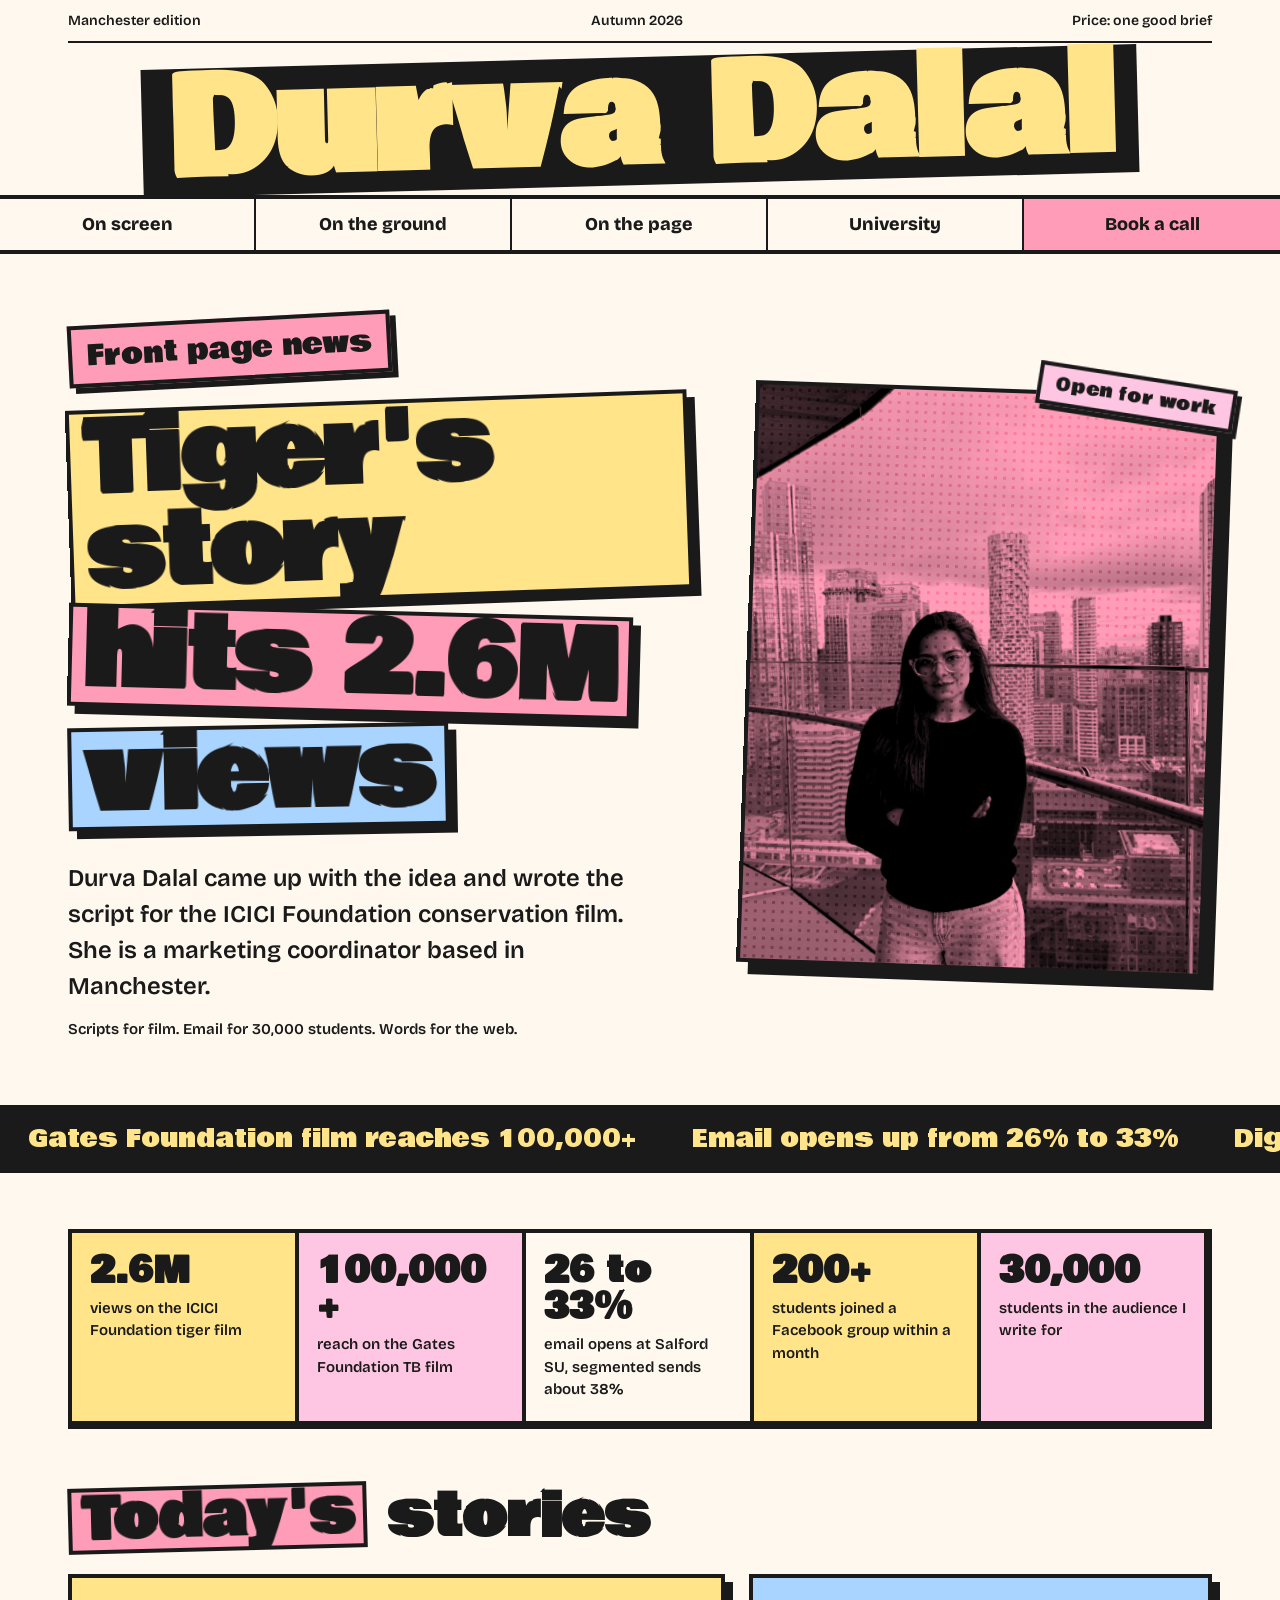
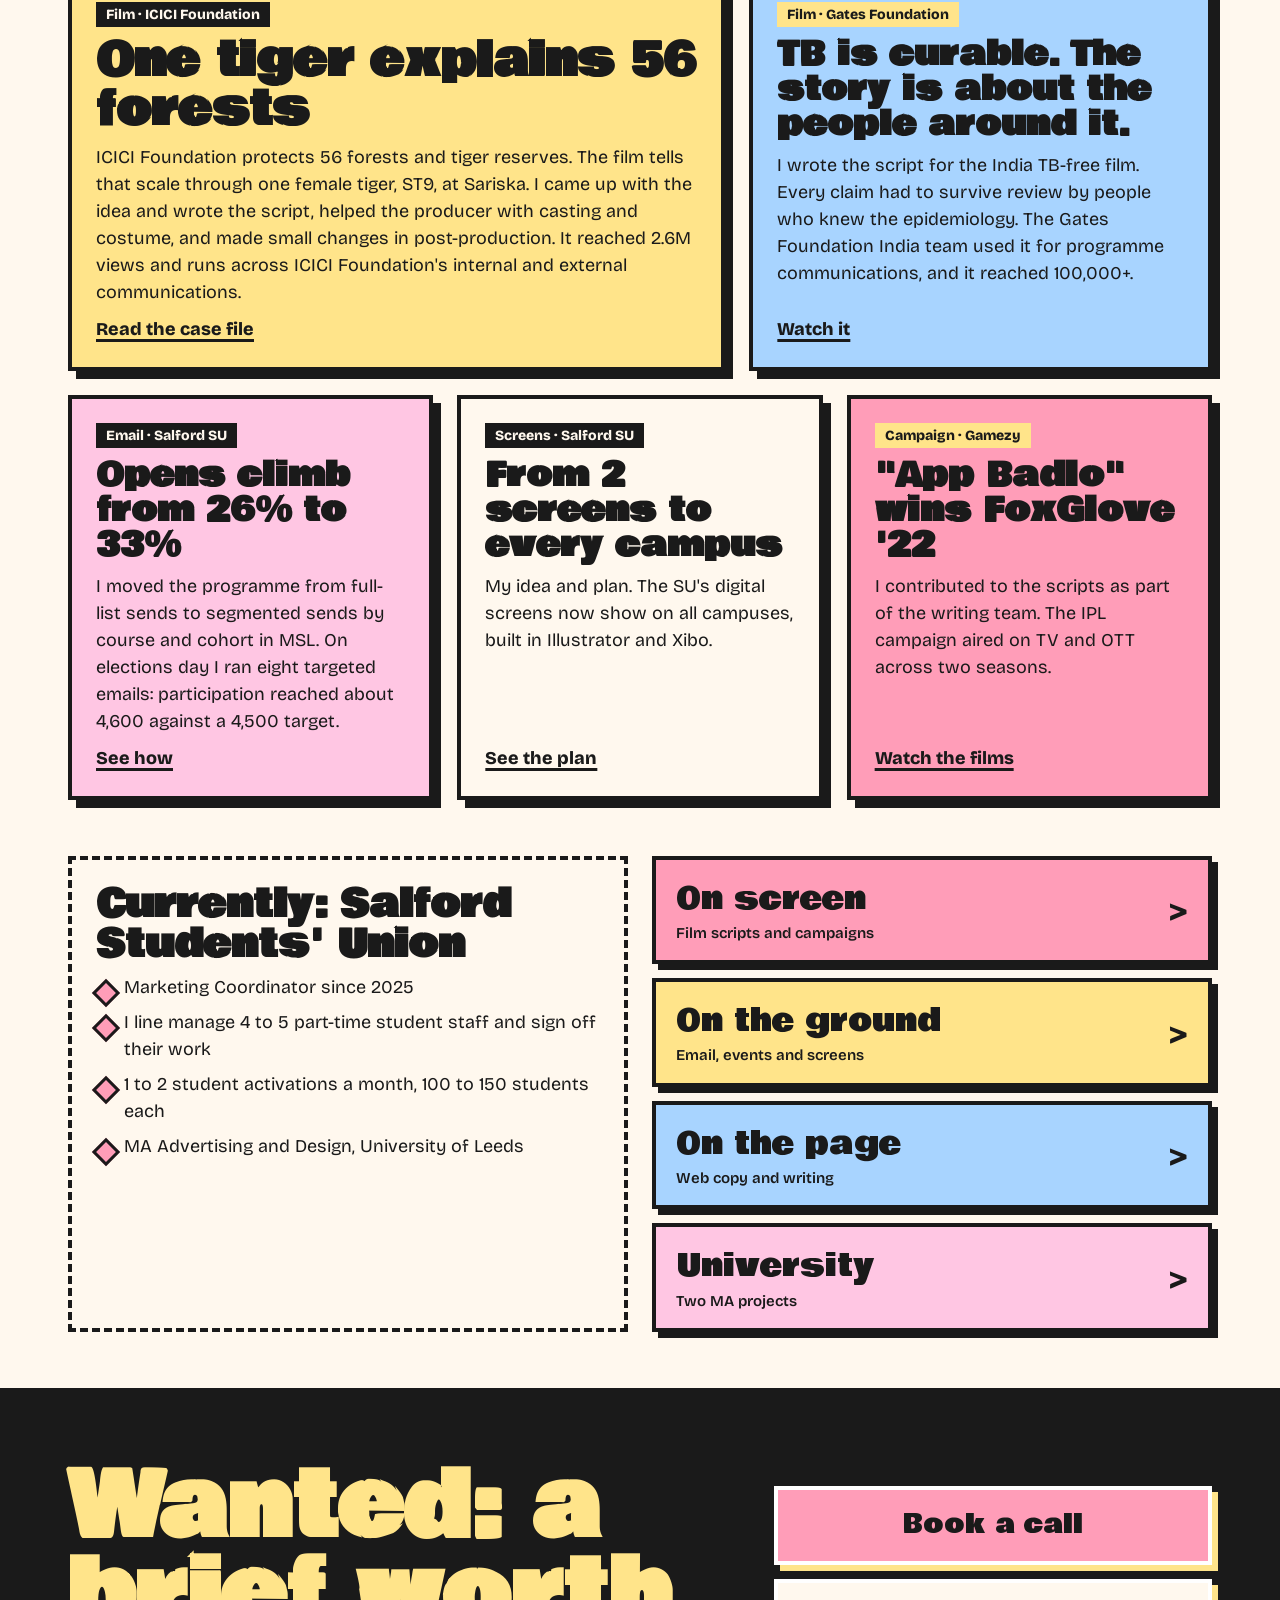
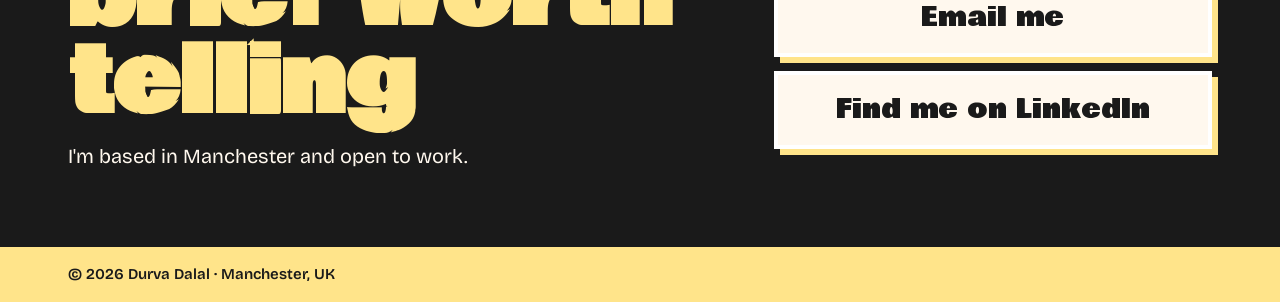
<file: index.html>
<!DOCTYPE html>
<html lang="en-GB">
<head>
<meta charset="utf-8">
<meta name="viewport" content="width=device-width, initial-scale=1">
<title>Durva Dalal | Scripts, email and web copy</title>
<meta name="description" content="Durva Dalal is a Manchester marketer who writes for film, email and web. Scripts for ICICI Foundation and the Gates Foundation, email programmes for a 30,000-student membership.">
<link rel="preconnect" href="https://fonts.googleapis.com">
<link rel="preconnect" href="https://fonts.gstatic.com" crossorigin>
<link href="https://fonts.googleapis.com/css2?family=Bowlby+One&family=Bricolage+Grotesque:opsz,wght@12..96,400;12..96,600;12..96,800&display=swap" rel="stylesheet">
<style>
:root{
  --paper:#fff8ee; --ink:#1a1a1a; --red:#ff9db8; --yellow:#ffe48a; --blue:#a8d4ff; --pink:#ffc6e3; --lilac:#d9c8ff;
  --display:'Bowlby One','Arial Black',Impact,sans-serif;
  --body:'Bricolage Grotesque','Helvetica Neue',Arial,sans-serif;
  --edge:4px solid var(--ink);
  --pad:clamp(16px,4vw,48px);
}
*{box-sizing:border-box;margin:0;padding:0}
html{scroll-behavior:smooth}
body{background:var(--paper);color:var(--ink);font-family:var(--body);font-size:18px;line-height:1.5;-webkit-font-smoothing:antialiased}
a{color:inherit}
:focus-visible{outline:4px solid var(--blue);outline-offset:3px}
.wrap{max-width:1240px;margin:0 auto;padding:0 var(--pad)}
.skip{position:absolute;left:-999px}
.skip:focus{left:8px;top:8px;background:var(--yellow);padding:8px 12px;z-index:99;border:var(--edge)}

/* masthead */
.mast{border-bottom:var(--edge)}
.mast-top{display:flex;justify-content:space-between;gap:16px;flex-wrap:wrap;padding:10px 0;font-weight:600;font-size:14px;border-bottom:2px solid var(--ink)}
.mast-name{font-family:var(--display);font-size:clamp(44px,10.5vw,148px);line-height:.95;text-align:center;padding:14px 0 10px;letter-spacing:-.01em}
.mast-name span{display:inline-block;background:var(--ink);color:var(--yellow);padding:0 .18em;transform:rotate(-1.5deg)}
.mast-nav{display:flex;flex-wrap:wrap;border-top:var(--edge)}
.mast-nav a{flex:1 1 160px;text-align:center;padding:12px 8px;font-weight:800;text-decoration:none;border-right:2px solid var(--ink);background:var(--paper)}
.mast-nav a:last-child{border-right:0;background:var(--red);color:var(--ink)}
.mast-nav a:hover{background:var(--yellow);color:var(--ink)}

/* hero */
.hero{display:grid;grid-template-columns:1.15fr .85fr;gap:var(--pad);padding:clamp(28px,5vw,64px) 0;align-items:center}
.flash{display:inline-block;background:var(--red);color:var(--ink);font-family:var(--display);padding:6px 14px;transform:rotate(-3deg);border:var(--edge);box-shadow:6px 6px 0 var(--ink);font-size:clamp(18px,2.4vw,28px)}
.headline{font-family:var(--display);font-size:clamp(40px,7.6vw,112px);line-height:.98;margin:20px 0 20px;letter-spacing:-.015em}
.headline .slab{display:inline-block;padding:0 .12em;border:var(--edge);box-shadow:8px 8px 0 var(--ink);margin:0 .08em .12em 0}
.slab.y{background:var(--yellow)} .slab.r{background:var(--red);color:var(--ink)} .slab.b{background:var(--blue);color:var(--ink)}
.slab:nth-child(1){transform:rotate(-2deg)} .slab:nth-child(2){transform:rotate(1.5deg)} .slab:nth-child(3){transform:rotate(-1deg)}
.deck{font-size:clamp(18px,2vw,24px);font-weight:600;max-width:36ch}
.byline{margin-top:14px;font-size:15px;font-weight:600}
.photo{position:relative;transform:rotate(2deg)}
.photo-frame{border:var(--edge);box-shadow:12px 12px 0 var(--ink);background:var(--red);position:relative;overflow:hidden;aspect-ratio:4/5}
.photo-frame img{width:100%;height:100%;object-fit:cover;object-position:center 30%;filter:grayscale(1) contrast(1.25);mix-blend-mode:multiply;display:block}
.photo-frame::after{content:"";position:absolute;inset:0;background-image:radial-gradient(circle,#000 1.4px,transparent 1.8px);background-size:9px 9px;mix-blend-mode:soft-light;opacity:.55;pointer-events:none}
.sticker{position:absolute;z-index:2;font-family:var(--display);border:var(--edge);box-shadow:5px 5px 0 var(--ink);padding:8px 14px;line-height:1.05;text-align:center}
.sticker.s1{left:-18px;bottom:36px;background:var(--yellow);transform:rotate(-8deg);font-size:clamp(16px,1.8vw,22px)}
.sticker.s2{right:-14px;top:-18px;background:var(--pink);transform:rotate(7deg);font-size:clamp(14px,1.5vw,18px)}

/* ticker */
.ticker{background:var(--ink);color:var(--yellow);border-block:var(--edge);overflow:hidden;white-space:nowrap}
.ticker-track{display:inline-block;padding:12px 0;font-family:var(--display);font-size:clamp(16px,2vw,24px);animation:slide 40s linear infinite}
.ticker-track span{padding:0 28px}
@keyframes slide{to{transform:translateX(-50%)}}

/* numbers */
.nums{display:grid;grid-template-columns:repeat(auto-fit,minmax(200px,1fr));gap:0;border:var(--edge);margin:clamp(32px,5vw,56px) 0}
@media(min-width:1000px){.nums{grid-template-columns:repeat(5,1fr)}}
.num{padding:20px 18px;border-right:var(--edge);border-bottom:var(--edge)}
.num b{display:block;font-family:var(--display);font-size:clamp(28px,2.7vw,38px);line-height:1.05;overflow-wrap:anywhere}
.num span{font-weight:600;font-size:15px;display:block;margin-top:8px}
.num:nth-child(1){background:var(--yellow)} .num:nth-child(2){background:var(--pink)} .num:nth-child(3){background:var(--paper)} .num:nth-child(4){background:var(--yellow)} .num:nth-child(5){background:var(--pink)}

/* stories */
.sec-title{font-family:var(--display);font-size:clamp(30px,4.5vw,60px);line-height:1;margin-bottom:24px}
.sec-title mark{background:var(--red);color:var(--ink);padding:0 .15em;border:var(--edge);display:inline-block;transform:rotate(-1.5deg)}
.stories{display:grid;grid-template-columns:repeat(12,1fr);gap:24px;margin-bottom:56px}
.story{border:var(--edge);padding:24px;background:var(--paper);box-shadow:8px 8px 0 var(--ink);display:flex;flex-direction:column;gap:10px}
.story h3{font-family:var(--display);font-size:clamp(22px,2.6vw,36px);line-height:1.05}
.story p{max-width:60ch}
.story .tag{align-self:flex-start;background:var(--ink);color:var(--paper);font-weight:800;font-size:14px;padding:2px 10px}
.story .more{margin-top:auto;font-weight:800;text-decoration-thickness:3px;text-underline-offset:4px}
.s-lead{grid-column:span 7;background:var(--yellow)}
.s-lead h3{font-size:clamp(28px,3.6vw,52px)}
.s-a{grid-column:span 5;background:var(--blue);color:var(--ink)}
.s-a .tag{background:var(--yellow);color:var(--ink)}
.s-b{grid-column:span 4;background:var(--pink)}
.s-c{grid-column:span 4}
.s-d{grid-column:span 4;background:var(--red);color:var(--ink)}
.s-d .tag{background:var(--yellow);color:var(--ink)}

/* currently + acts */
.duo{display:grid;grid-template-columns:1fr 1fr;gap:24px;margin-bottom:56px}
.classified{border:var(--edge);border-style:dashed;padding:24px;background:var(--paper)}
.classified h3{font-family:var(--display);font-size:clamp(24px,3vw,40px);line-height:1.05;margin-bottom:10px}
.classified ul{list-style:none;display:grid;gap:8px}
.classified li{padding-left:28px;position:relative}
.classified li::before{content:"";position:absolute;left:0;top:.5em;width:14px;height:14px;background:var(--red);border:3px solid var(--ink);transform:rotate(45deg)}
.acts{display:grid;gap:14px}
.act{display:flex;justify-content:space-between;align-items:center;gap:12px;border:var(--edge);padding:16px 20px;text-decoration:none;font-family:var(--display);font-size:clamp(20px,2.4vw,32px);box-shadow:6px 6px 0 var(--ink);transition:transform .15s}
.act small{font-family:var(--body);font-weight:600;font-size:15px;display:block}
.act:hover{transform:translate(-3px,-3px)}
.act:nth-child(1){background:var(--red);color:var(--ink)} .act:nth-child(2){background:var(--yellow)} .act:nth-child(3){background:var(--blue);color:var(--ink)} .act:nth-child(4){background:var(--pink)}

/* contact */
.wanted{background:var(--ink);color:var(--paper);padding:clamp(32px,6vw,72px) 0;border-top:var(--edge)}
.wanted-in{display:grid;grid-template-columns:1.2fr .8fr;gap:var(--pad);align-items:center}
.wanted h2{font-family:var(--display);font-size:clamp(38px,7vw,100px);line-height:.98;color:var(--yellow)}
.wanted p{font-size:20px;margin-top:14px;max-width:34ch}
.btns{display:grid;gap:14px}
.btn{display:block;text-align:center;text-decoration:none;font-family:var(--display);font-size:clamp(18px,2vw,26px);padding:16px 20px;border:4px solid #fff;box-shadow:6px 6px 0 var(--yellow);background:var(--red);color:var(--ink)}
.btn.alt{background:var(--paper);color:var(--ink)}
.btn:hover{background:var(--yellow);color:var(--ink)}
footer{background:var(--yellow);border-top:var(--edge);padding:16px 0;font-weight:600;font-size:15px}

/* one load moment */
.headline .slab{animation:slam .5s cubic-bezier(.2,1.4,.4,1) both}
.headline .slab:nth-child(2){animation-delay:.12s} .headline .slab:nth-child(3){animation-delay:.24s}
@keyframes slam{from{opacity:0;transform:scale(1.5) rotate(6deg)}}
@media (prefers-reduced-motion:reduce){.headline .slab,.ticker-track{animation:none}.act{transition:none}}

@media (max-width:900px){
  .hero,.duo,.wanted-in{grid-template-columns:1fr}
  .s-lead,.s-a,.s-b,.s-c,.s-d{grid-column:span 12}
  .photo{max-width:420px;margin:0 auto}
  .sticker.s1{left:-6px}.sticker.s2{right:-6px}
}
.story,.num{transition:transform .18s ease,box-shadow .18s ease}
.story:hover{transform:translate(-3px,-3px) rotate(-.4deg);box-shadow:11px 11px 0 var(--ink)}
.num:hover{transform:rotate(-2deg) scale(1.05);z-index:2}
.btn{transition:transform .15s ease,background .15s ease}.btn:hover{transform:rotate(-1.5deg) scale(1.03)}
.sticker{animation:bob 3s ease-in-out infinite}
.sticker.s2{animation-delay:-1.5s}
@keyframes bob{50%{translate:0 -6px}}
@media(prefers-reduced-motion:reduce){.sticker{animation:none}.story:hover,.num:hover,.btn:hover{transform:none}}
</style>
</head>
<body>
<a class="skip" href="#main">Skip to content</a>
<header class="mast">
  <div class="wrap">
    <div class="mast-top"><span>Manchester edition</span><span>Autumn 2026</span><span>Price: one good brief</span></div>
    <h1 class="mast-name"><span>Durva Dalal</span></h1>
  </div>
  <nav class="mast-nav" aria-label="Sections">
    <a href="onscreen.html">On screen</a>
    <a href="onground.html">On the ground</a>
    <a href="onpage.html">On the page</a>
    <a href="university.html">University</a>
    <a href="#contact">Book a call</a>
  </nav>
</header>

<main id="main">
<div class="wrap">
  <section class="hero" aria-labelledby="lead">
    <div>
      <span class="flash">Front page news</span>
      <h2 class="headline" id="lead"><span class="slab y">Tiger's story</span> <span class="slab r">hits 2.6M</span> <span class="slab b">views</span></h2>
      <p class="deck">Durva Dalal came up with the idea and wrote the script for the ICICI Foundation conservation film. She is a marketing coordinator based in Manchester.</p>
      <p class="byline">Scripts for film. Email for 30,000 students. Words for the web.</p>
    </div>
    <div class="photo">
      <span class="sticker s2">Open for work</span>
      <div class="photo-frame"><img src="durva.jpg" alt="Portrait of Durva Dalal with a city skyline behind her"></div>
    </div>
  </section>
</div>

<div class="ticker" aria-hidden="true">
  <div class="ticker-track"><span>Gates Foundation film reaches 100,000+</span><span>Email opens up from 26% to 33%</span><span>Digital screens go from 2 to all campuses</span><span>Campaign wins FoxGlove '22</span><span>Gates Foundation film reaches 100,000+</span><span>Email opens up from 26% to 33%</span><span>Digital screens go from 2 to all campuses</span><span>Campaign wins FoxGlove '22</span></div>
</div>

<div class="wrap">
  <section class="nums" aria-label="Numbers">
    <div class="num"><b>2.6M</b><span>views on the ICICI Foundation tiger film</span></div>
    <div class="num"><b>100,000+</b><span>reach on the Gates Foundation TB film</span></div>
    <div class="num"><b>26 to 33%</b><span>email opens at Salford SU, segmented sends about 38%</span></div>
    <div class="num"><b>200+</b><span>students joined a Facebook group within a month</span></div>
    <div class="num"><b>30,000</b><span>students in the audience I write for</span></div>
  </section>

  <h2 class="sec-title"><mark>Today's</mark> stories</h2>
  <section class="stories">
    <article class="story s-lead">
      <span class="tag">Film · ICICI Foundation</span>
      <h3>One tiger explains 56 forests</h3>
      <p>ICICI Foundation protects 56 forests and tiger reserves. The film tells that scale through one female tiger, ST9, at Sariska. I came up with the idea and wrote the script, helped the producer with casting and costume, and made small changes in post-production. It reached 2.6M views and runs across ICICI Foundation's internal and external communications.</p>
      <a class="more" href="onscreen.html">Read the case file</a>
    </article>
    <article class="story s-a">
      <span class="tag">Film · Gates Foundation</span>
      <h3>TB is curable. The story is about the people around it.</h3>
      <p>I wrote the script for the India TB-free film. Every claim had to survive review by people who knew the epidemiology. The Gates Foundation India team used it for programme communications, and it reached 100,000+.</p>
      <a class="more" href="onscreen.html">Watch it</a>
    </article>
    <article class="story s-b">
      <span class="tag">Email · Salford SU</span>
      <h3>Opens climb from 26% to 33%</h3>
      <p>I moved the programme from full-list sends to segmented sends by course and cohort in MSL. On elections day I ran eight targeted emails: participation reached about 4,600 against a 4,500 target.</p>
      <a class="more" href="onground.html">See how</a>
    </article>
    <article class="story s-c">
      <span class="tag">Screens · Salford SU</span>
      <h3>From 2 screens to every campus</h3>
      <p>My idea and plan. The SU's digital screens now show on all campuses, built in Illustrator and Xibo.</p>
      <a class="more" href="onground.html">See the plan</a>
    </article>
    <article class="story s-d">
      <span class="tag">Campaign · Gamezy</span>
      <h3>"App Badlo" wins FoxGlove '22</h3>
      <p>I contributed to the scripts as part of the writing team. The IPL campaign aired on TV and OTT across two seasons.</p>
      <a class="more" href="onscreen.html">Watch the films</a>
    </article>
  </section>

  <section class="duo" id="currently" aria-label="Currently and sections">
    <div class="classified">
      <h3>Currently: Salford Students' Union</h3>
      <ul>
        <li>Marketing Coordinator since 2025</li>
        <li>I line manage 4 to 5 part-time student staff and sign off their work</li>
        <li>1 to 2 student activations a month, 100 to 150 students each</li>
        <li>MA Advertising and Design, University of Leeds</li>
      </ul>
    </div>
    <nav class="acts" aria-label="Work">
      <a class="act" href="onscreen.html"><span>On screen<small>Film scripts and campaigns</small></span><span aria-hidden="true">&gt;</span></a>
      <a class="act" href="onground.html"><span>On the ground<small>Email, events and screens</small></span><span aria-hidden="true">&gt;</span></a>
      <a class="act" href="onpage.html"><span>On the page<small>Web copy and writing</small></span><span aria-hidden="true">&gt;</span></a>
      <a class="act" href="university.html"><span>University<small>Two MA projects</small></span><span aria-hidden="true">&gt;</span></a>
    </nav>
  </section>
</div>

<section class="wanted" id="contact">
  <div class="wrap wanted-in">
    <div>
      <h2>Wanted: a brief worth telling</h2>
      <p>I'm based in Manchester and open to work.</p>
    </div>
    <div class="btns">
      <a class="btn" href="https://calendly.com/durvadalaluk/calls" target="_blank" rel="noopener">Book a call</a>
      <a class="btn alt" href="mailto:durvadalaluk@gmail.com">Email me</a>
      <a class="btn alt" href="https://www.linkedin.com/in/durvadalal" target="_blank" rel="noopener">Find me on LinkedIn</a>
    </div>
  </div>
</section>
</main>
<footer><div class="wrap">© 2026 Durva Dalal · Manchester, UK</div></footer>
</body>
</html>
</file>
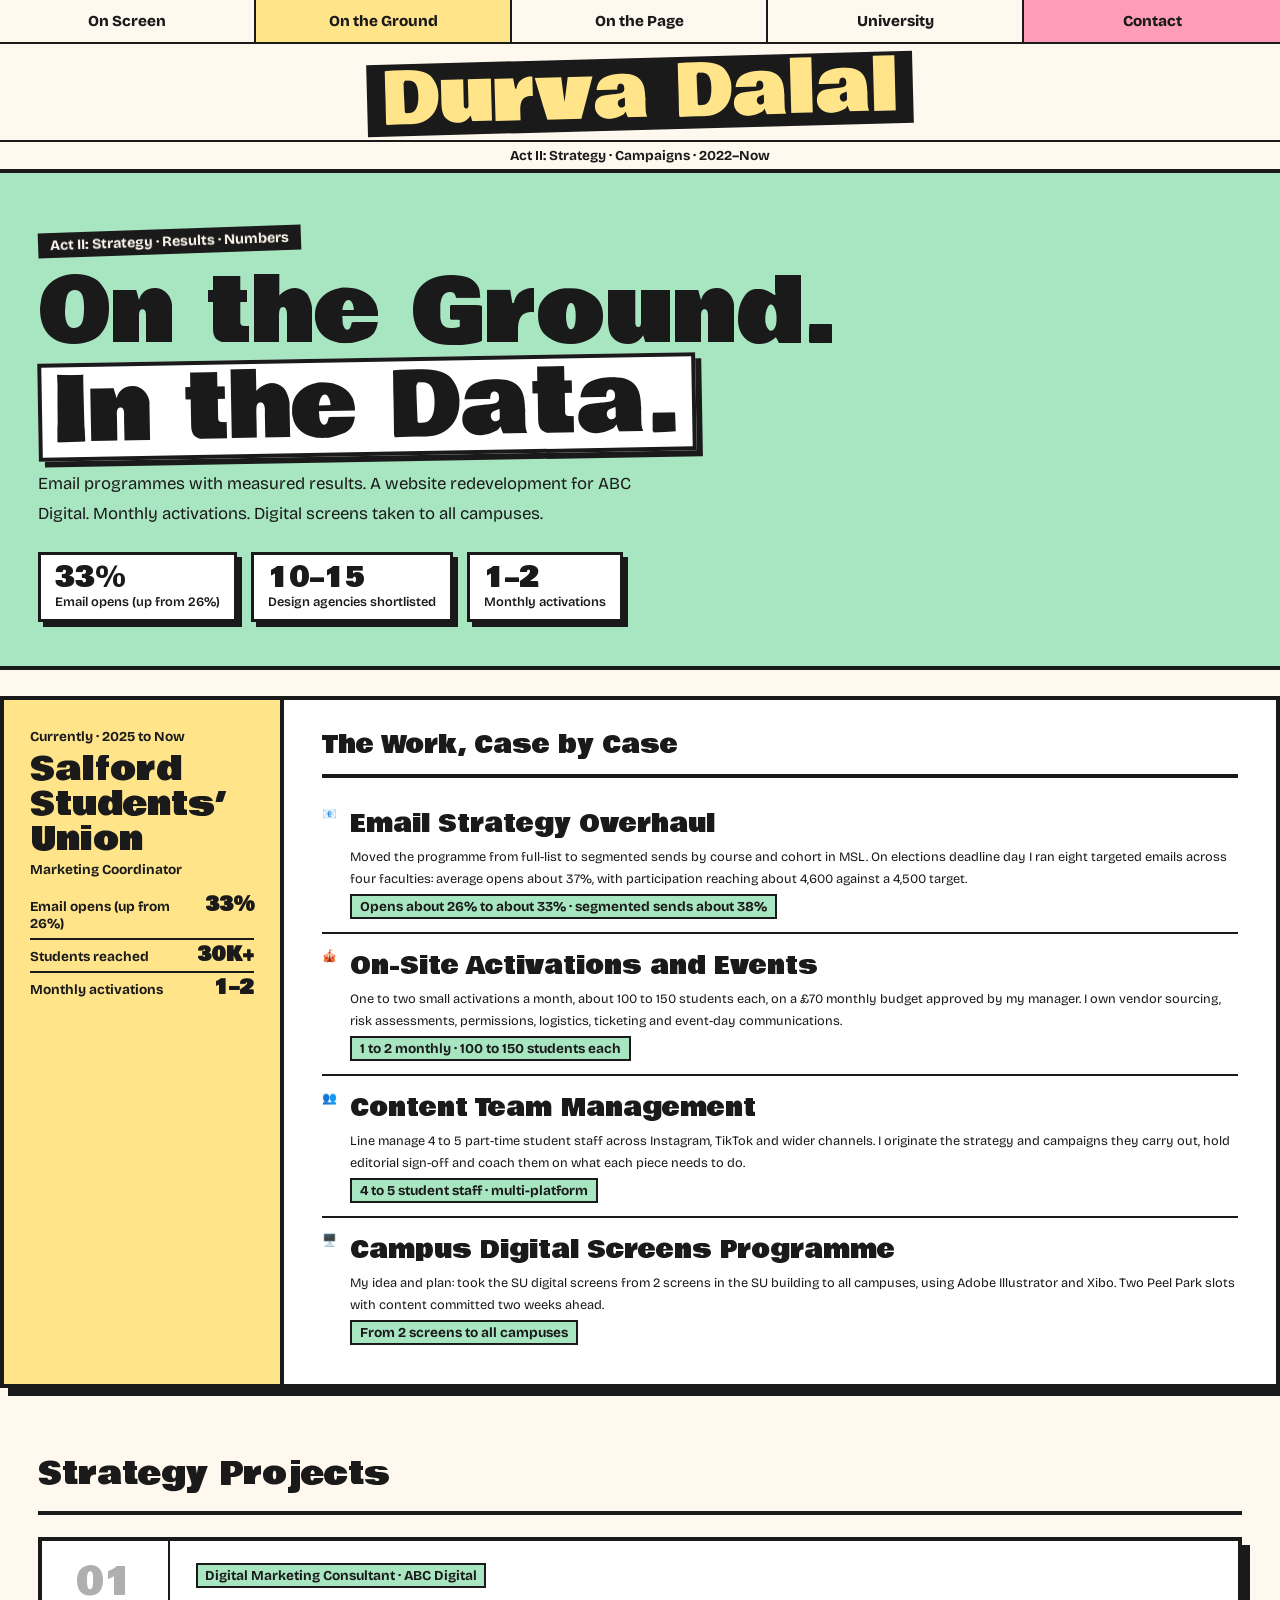
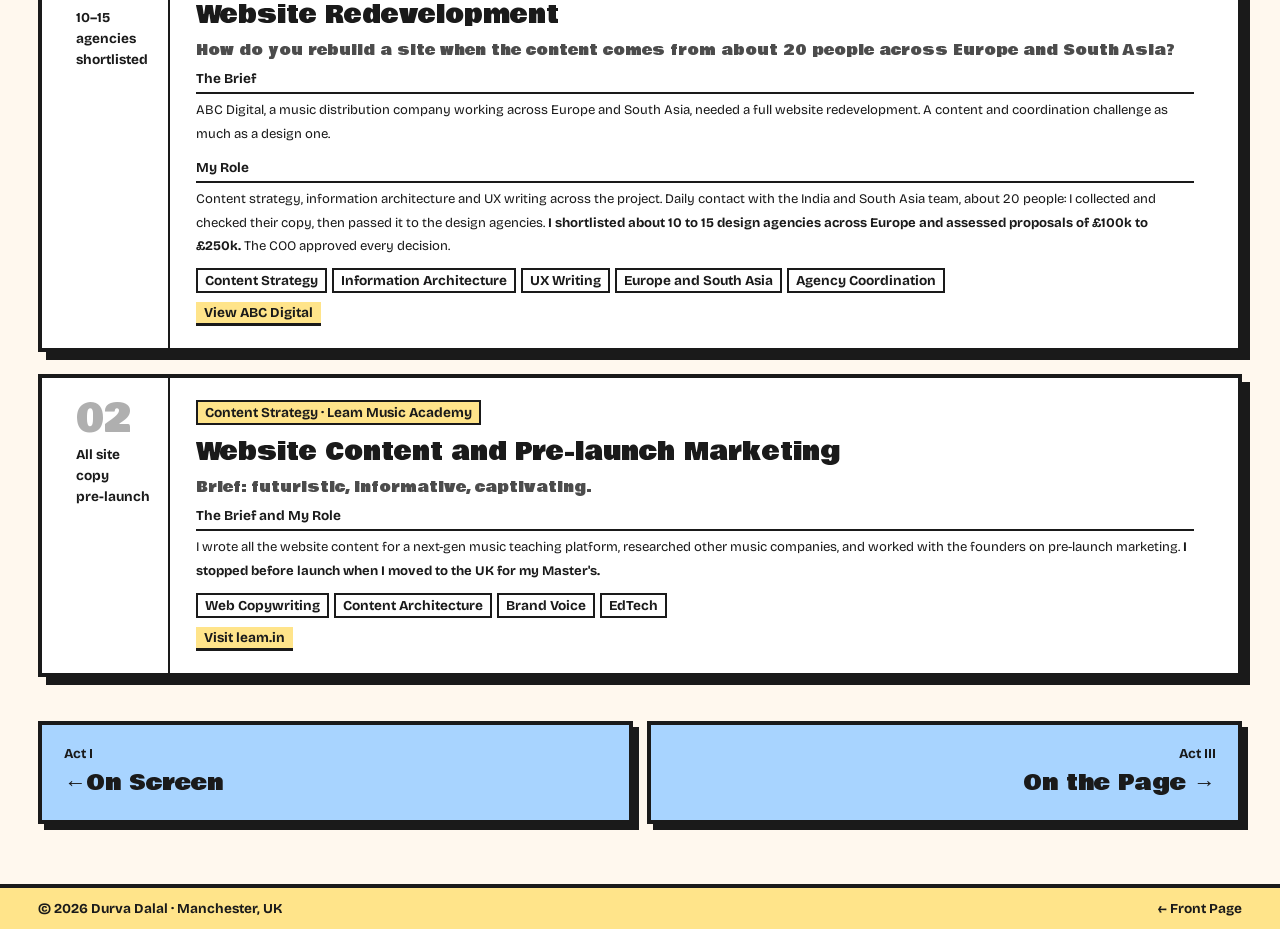
<file: onground.html>
<!DOCTYPE html>
<html lang="en" data-theme="light">
<head>
<meta charset="UTF-8"/><meta name="viewport" content="width=device-width,initial-scale=1.0"/>
<link rel="preconnect" href="https://fonts.googleapis.com"><link rel="preconnect" href="https://fonts.gstatic.com" crossorigin>
<link href="https://fonts.googleapis.com/css2?family=Playfair+Display:ital,wght@0,400;0,700;0,900;1,400;1,700;1,900&family=UnifrakturMaguntia&family=Space+Mono:wght@400;700&family=DM+Sans:opsz,wght@9..40,400;9..40,500&display=swap" rel="stylesheet">

<style>
:root{--p:#F2E8D5;--p2:#E8DCC0;--p3:#DDD0B0;--ink:#1A1100;--ink2:#2E1F00;--dim:rgba(26,17,0,.55);--faint:rgba(26,17,0,.1);--r:1px solid rgba(26,17,0,.2);--T:3px solid #1A1100;--red:#B01530;--gold:#C49A15;--grn:#215530;--pad:clamp(16px,3vw,42px);--S:'Playfair Display',serif;--M:'Space Mono',monospace;--N:'DM Sans',sans-serif;}
[data-theme="dark"]{--p:#110d04;--p2:#1c1608;--ink:#F0E8D0;--ink2:#E0D4B0;--dim:rgba(240,232,208,.52);--faint:rgba(240,232,208,.08);--r:1px solid rgba(240,232,208,.14);--T:3px solid rgba(240,232,208,.35);--red:#E8195A;--gold:#F0DC00;--grn:#00B84C;}
*,*::before,*::after{margin:0;padding:0;box-sizing:border-box;}html{scroll-behavior:smooth;}
body{background:var(--p);color:var(--ink);font-family:var(--N);overflow-x:hidden;cursor:none;-webkit-font-smoothing:antialiased;transition:background .35s,color .35s;}
body::before{content:'';position:fixed;inset:0;pointer-events:none;z-index:0;background-image:repeating-linear-gradient(0deg,transparent,transparent 28px,rgba(26,17,0,.024) 28px,rgba(26,17,0,.024) 29px),repeating-linear-gradient(90deg,transparent,transparent 80px,rgba(26,17,0,.016) 80px,rgba(26,17,0,.016) 81px);}
a{color:inherit;text-decoration:none;}img{display:block;max-width:100%;}
#noise{position:fixed;inset:0;pointer-events:none;z-index:1;opacity:.025;mix-blend-mode:multiply;}
[data-theme="dark"] #noise{mix-blend-mode:screen;opacity:.015;}
#cur-dot{position:fixed;width:10px;height:10px;background:var(--ACCENT,var(--red));border-radius:50%;pointer-events:none;z-index:9999;transform:translate(-50%,-50%);}
#cur-ring{position:fixed;width:44px;height:44px;border:2px solid var(--ACCENT,var(--red));border-radius:50%;pointer-events:none;z-index:9998;transform:translate(-50%,-50%);transition:width .35s cubic-bezier(.16,1,.3,1),height .35s cubic-bezier(.16,1,.3,1),opacity .2s;opacity:.55;}
body.on-link #cur-ring{width:64px;height:64px;opacity:.9;}
body.on-link #cur-dot{width:6px;height:6px;}
@media(hover:none){#cur-dot,#cur-ring{display:none;}body{cursor:auto;}}
section,div,header,footer,main{position:relative;z-index:1;}
.mast{position:sticky;top:0;z-index:500;background:var(--p);transition:background .35s;border-bottom:var(--T);}
.mast-r1{border-bottom:var(--r);display:grid;grid-template-columns:1fr auto 1fr;align-items:center;padding:5px var(--pad);gap:8px;min-height:28px;}
.mast-ed{font-family:var(--M);font-size:.48rem;letter-spacing:.16em;text-transform:uppercase;color:var(--dim);}
.mast-r1-nav{display:flex;list-style:none;}
.mast-r1-nav a{font-family:var(--M);font-size:.48rem;letter-spacing:.12em;text-transform:uppercase;color:var(--dim);padding:0 9px;height:22px;display:flex;align-items:center;border-left:var(--r);transition:color .2s;}
.mast-r1-nav a:hover,.mast-r1-nav a.cur{color:var(--ink);}
.mast-r1-nav li:last-child a{border-right:var(--r);}
.mast-r1-right{display:flex;justify-content:flex-end;}
.theme-btn{background:none;border:none;cursor:none;font-family:var(--M);font-size:.48rem;letter-spacing:.1em;text-transform:uppercase;color:var(--dim);padding:0 10px;height:22px;border-left:var(--r);transition:color .2s;display:flex;align-items:center;gap:5px;}
.theme-btn:hover{color:var(--ink);}
.t-ico{font-size:13px;}
.mast-r2{text-align:center;padding:12px var(--pad) 10px;border-bottom:var(--r);position:relative;}
.mast-r2::before,.mast-r2::after{content:'';position:absolute;left:0;right:0;height:1px;background:var(--ink);opacity:.15;}
.mast-r2::before{top:0;}.mast-r2::after{bottom:0;}
.nameplate{font-family:'UnifrakturMaguntia',serif;font-size:clamp(40px,6vw,82px);letter-spacing:.04em;line-height:1;color:var(--ink);display:inline-block;text-decoration:none;}
.mast-r3{display:flex;align-items:center;justify-content:space-between;padding:5px var(--pad);min-height:28px;}
.mast-tagline{font-family:var(--M);font-size:.46rem;letter-spacing:.18em;text-transform:uppercase;color:var(--dim);}
.burger{background:none;border:none;padding:4px;display:none;flex-direction:column;gap:4px;cursor:none;}
.burger span{display:block;width:18px;height:1.5px;background:var(--ink);transition:all .3s;}
.burger.open span:nth-child(1){transform:rotate(45deg) translate(5px,5px);}
.burger.open span:nth-child(2){opacity:0;}
.burger.open span:nth-child(3){transform:rotate(-45deg) translate(5px,-5px);}
.fmenu{display:none;position:fixed;inset:0;z-index:490;background:var(--ink2);flex-direction:column;justify-content:center;padding:60px var(--pad);}
.fmenu.on{display:flex;}
.fmenu a{font-family:var(--S);font-size:clamp(36px,7vw,80px);font-style:italic;font-weight:900;color:var(--p);opacity:.1;line-height:1.1;transition:opacity .3s,color .3s;border-bottom:1px solid rgba(242,232,213,.07);padding:3px 0;display:block;}
.fmenu a:hover{opacity:1;color:var(--gold);}
.fmenu-foot{display:flex;flex-wrap:wrap;gap:8px;border-top:1px solid rgba(242,232,213,.1);padding-top:20px;margin-top:32px;}
.fma{font-family:var(--M);font-size:.55rem;letter-spacing:.12em;text-transform:uppercase;padding:7px 14px;border:1px solid rgba(242,232,213,.18);color:var(--p);transition:all .2s;}
.fma:hover{border-color:var(--p);}
.fma.fp{background:var(--red);border-color:var(--red);}
.ph{background:var(--ink);color:var(--p);padding:clamp(32px,5vw,56px) var(--pad) clamp(24px,4vw,44px);border-bottom:var(--T);position:relative;overflow:hidden;}
.ph-pat{position:absolute;top:0;right:0;width:36%;height:100%;pointer-events:none;opacity:.07;}
.ph-kicker{font-family:var(--M);font-size:.5rem;letter-spacing:.2em;text-transform:uppercase;color:var(--ACCENT,var(--red));border-top:3px solid var(--ACCENT,var(--red));padding-top:5px;display:inline-block;margin-bottom:14px;position:relative;z-index:1;}
.ph-hl{font-family:var(--S);font-size:clamp(44px,7vw,96px);font-weight:900;font-style:italic;line-height:.88;letter-spacing:-.02em;margin-bottom:14px;position:relative;z-index:1;}
.ph-hl em{color:var(--ACCENT,var(--red));}
.ph-desc{font-size:.9rem;line-height:1.8;color:rgba(242,232,213,.52);max-width:520px;position:relative;z-index:1;}
.ph-stats{display:flex;gap:24px;margin-top:22px;flex-wrap:wrap;position:relative;z-index:1;}
.ph-sn{font-family:var(--S);font-size:1.9rem;font-weight:900;font-style:italic;color:var(--gold);line-height:1;}
.ph-sl{font-family:var(--M);font-size:.44rem;letter-spacing:.1em;text-transform:uppercase;color:rgba(242,232,213,.3);margin-top:2px;}
.content{padding:0 var(--pad) 60px;}
.sec-hd{font-family:var(--M);font-size:.5rem;letter-spacing:.18em;text-transform:uppercase;padding:22px 0 10px;display:flex;align-items:center;gap:12px;border-bottom:var(--T);}
.proj{border-bottom:var(--r);}
.proj-hd{display:flex;align-items:center;gap:12px;padding:16px 0;cursor:pointer;transition:opacity .2s;}
.proj-hd:hover{opacity:.75;}
.ptag{font-family:var(--M);font-size:.48rem;letter-spacing:.12em;text-transform:uppercase;padding:2px 7px;flex-shrink:0;font-weight:700;}
.tf{background:var(--red);color:#fff;}.tn{background:var(--grn);color:#fff;}.ty{background:var(--gold);color:var(--ink);}
.proj-name{font-family:var(--S);font-size:clamp(15px,2vw,24px);font-weight:700;font-style:italic;flex:1;}
.proj-yr{font-family:var(--M);font-size:.46rem;letter-spacing:.1em;color:var(--dim);flex-shrink:0;}
.proj-arr{width:28px;height:28px;border:1.5px solid var(--ink);display:flex;align-items:center;justify-content:center;flex-shrink:0;transition:all .3s;font-size:16px;line-height:1;}
.proj.open .proj-arr{background:var(--red);border-color:var(--red);color:#fff;transform:rotate(45deg);}
.proj-body{max-height:0;overflow:hidden;transition:max-height .55s ease;}
.proj.open .proj-body{max-height:1800px;}
.cf{padding:4px 0 26px;display:grid;grid-template-columns:1fr 1fr;gap:0;border-top:var(--r);}
.cf.solo{grid-template-columns:1fr;}
.cf-l{padding:18px 26px 0 0;}
.cf-r{padding:18px 0 0 26px;border-left:var(--r);}
.cf-lbl{font-family:var(--M);font-size:.46rem;letter-spacing:.16em;text-transform:uppercase;color:var(--dim);display:block;margin-bottom:6px;padding-bottom:5px;border-bottom:var(--r);}
.cf-title{font-family:var(--S);font-size:1.05rem;font-weight:700;font-style:italic;margin-bottom:8px;line-height:1.25;}
.cf-body{font-size:.84rem;line-height:1.88;color:var(--dim);}
.cf-body strong{color:var(--ink);}
.cf-outcome{background:var(--ink);color:var(--p);padding:11px 15px;margin-top:11px;display:flex;gap:10px;align-items:flex-start;}
.cf-outcome-ico{font-size:12px;flex-shrink:0;margin-top:1px;}
.cf-outcome-txt{font-family:var(--M);font-size:.52rem;letter-spacing:.09em;text-transform:uppercase;line-height:1.6;}
.cf-outcome-txt strong{color:var(--gold);}
.proj-links{display:flex;flex-wrap:wrap;gap:6px;margin-top:12px;}
.pl{font-family:var(--M);font-size:.48rem;letter-spacing:.1em;text-transform:uppercase;padding:6px 12px;border:1.5px solid var(--ink);transition:all .2s;}
.pl:hover{background:var(--ink);color:var(--p);}
.pf{background:var(--red);border-color:var(--red);color:#fff;}
.gf{background:var(--grn);border-color:var(--grn);color:#fff;}
.yf{background:var(--gold);border-color:var(--gold);color:var(--ink);}
.ve{width:100%;aspect-ratio:16/9;background:var(--ink);overflow:hidden;}
.ve iframe{width:100%;height:100%;border:none;display:block;}
.vg{display:grid;gap:2px;}
.g1{grid-template-columns:1fr;max-width:580px;}
.g2{grid-template-columns:1fr 1fr;}
.g3{grid-template-columns:1fr 1fr 1fr;}
.strip{display:grid;grid-template-columns:110px 1fr;border-bottom:var(--r);transition:background .2s;}
.strip:hover{background:var(--p2);}
.strip-l{padding:22px 16px;border-right:var(--r);display:flex;flex-direction:column;}
.strip-num{font-family:var(--S);font-size:44px;font-style:italic;line-height:1;color:var(--faint);}
.strip-metric{font-family:var(--M);font-size:.46rem;letter-spacing:.1em;margin-top:6px;line-height:1.55;}
.strip-r{padding:22px 26px;}
.stag{font-family:var(--M);font-size:.48rem;letter-spacing:.12em;text-transform:uppercase;padding:2px 7px;display:inline-block;font-weight:700;margin-bottom:8px;}
.tg{background:var(--grn);color:#fff;}.tagy{background:var(--gold);color:var(--ink);}.tp{background:var(--red);color:#fff;}
.strip-title{font-family:var(--S);font-size:clamp(17px,2.4vw,28px);font-weight:900;font-style:italic;margin-bottom:5px;}
.strip-sub{font-family:var(--S);font-size:.9rem;font-style:italic;color:var(--dim);margin-bottom:8px;}
.strip-body{font-size:.82rem;line-height:1.82;color:var(--dim);}
.strip-body strong{color:var(--ink);}
.strip-chips{display:flex;flex-wrap:wrap;gap:5px;margin-top:9px;}
.chip{font-family:var(--M);font-size:.44rem;letter-spacing:.1em;text-transform:uppercase;padding:2px 7px;border:var(--r);color:var(--dim);}
.strip-link{font-family:var(--M);font-size:.48rem;letter-spacing:.12em;text-transform:uppercase;border-bottom:1.5px solid currentColor;padding-bottom:1px;display:inline-block;margin-top:9px;font-weight:700;}
.sal-wrap{display:grid;grid-template-columns:240px 1fr;border-bottom:var(--T);}
.sal-l{background:var(--ink);color:var(--p);padding:28px 26px;border-right:3px solid rgba(242,232,213,.12);display:flex;flex-direction:column;justify-content:space-between;position:relative;overflow:hidden;}
.sal-l-pat{position:absolute;inset:0;pointer-events:none;opacity:.04;}
.sal-l-inner{position:relative;z-index:1;}
.sal-lbl{font-family:var(--M);font-size:.48rem;letter-spacing:.16em;text-transform:uppercase;color:var(--grn);display:block;margin-bottom:7px;}
.sal-org{font-family:var(--S);font-size:clamp(26px,3.8vw,46px);font-weight:900;font-style:italic;line-height:.92;color:var(--p);margin-bottom:4px;}
.sal-role{font-family:var(--M);font-size:.46rem;letter-spacing:.14em;text-transform:uppercase;color:var(--gold);margin-bottom:12px;}
.sal-stats{display:flex;flex-direction:column;}
.sse{padding:6px 0;border-bottom:1px solid rgba(242,232,213,.1);display:flex;align-items:baseline;justify-content:space-between;gap:8px;}
.sse:last-child{border-bottom:none;}
.sse-lbl{font-family:var(--M);font-size:.44rem;letter-spacing:.1em;text-transform:uppercase;color:rgba(242,232,213,.26);}
.sse-val{font-family:var(--S);font-size:1.4rem;font-weight:900;font-style:italic;line-height:1;}
.sal-r{padding:26px var(--pad);}
.sal-r-hl{font-family:var(--S);font-size:clamp(14px,1.9vw,22px);font-weight:700;font-style:italic;margin-bottom:14px;padding-bottom:10px;border-bottom:var(--T);}
.ach-list{list-style:none;}
.ach{display:flex;gap:11px;padding:13px 0;border-bottom:var(--r);}
.ach:last-child{border-bottom:none;}
.ach-ico{font-size:12px;flex-shrink:0;width:17px;margin-top:2px;}
.ach-title{font-family:var(--S);font-size:.92rem;font-weight:700;font-style:italic;margin-bottom:3px;}
.ach-body{font-size:.8rem;line-height:1.76;color:var(--dim);}
.ach-m{font-family:var(--M);font-size:.46rem;letter-spacing:.1em;text-transform:uppercase;color:var(--grn);font-weight:700;margin-top:3px;display:block;}
.piece{border-bottom:var(--r);}
.piece-hd{display:flex;align-items:center;gap:12px;padding:13px 0;cursor:pointer;transition:opacity .2s;}
.piece-hd:hover{opacity:.75;}
.piece-name{font-family:var(--S);font-size:clamp(14px,1.9vw,22px);font-weight:700;font-style:italic;flex:1;}
.piece-arr{width:26px;height:26px;border:1.5px solid var(--ink);display:flex;align-items:center;justify-content:center;flex-shrink:0;transition:all .3s;font-size:15px;line-height:1;}
.piece.open .piece-arr{background:var(--gold);border-color:var(--gold);color:var(--ink);transform:rotate(45deg);}
.piece-body{max-height:0;overflow:hidden;transition:max-height .45s ease;}
.piece.open .piece-body{max-height:220px;}
.piece-inner{padding:5px 0 18px;}
.piece-desc{font-size:.84rem;line-height:1.85;color:var(--dim);max-width:560px;margin-bottom:10px;}
.piece-link{font-family:var(--M);font-size:.48rem;letter-spacing:.12em;text-transform:uppercase;border-bottom:1.5px solid currentColor;padding-bottom:2px;display:inline-block;font-weight:700;}
.cat{border-bottom:var(--r);}
.cat-hd{display:flex;align-items:center;gap:12px;padding:12px 0;cursor:pointer;transition:opacity .2s;}
.cat-hd:hover{opacity:.75;}
.cat-dot{width:9px;height:9px;flex-shrink:0;}
.cat-name{font-family:var(--S);font-size:clamp(13px,1.9vw,21px);font-weight:700;font-style:italic;flex:1;}
.cat-count{font-family:var(--M);font-size:.46rem;letter-spacing:.1em;color:var(--dim);}
.cat-arr{width:26px;height:26px;border:1.5px solid var(--ink);display:flex;align-items:center;justify-content:center;flex-shrink:0;transition:all .3s;font-size:15px;line-height:1;}
.cat.open .cat-arr{transform:rotate(45deg);background:var(--red);border-color:var(--red);color:#fff;}
.cat-body{max-height:0;overflow:hidden;transition:max-height .42s ease;}
.cat.open .cat-body{max-height:400px;}
.cat-grid{display:grid;grid-template-columns:repeat(3,1fr);gap:2px;padding-bottom:14px;}
.bt{background:var(--p2);padding:12px 14px;border-left:3px solid transparent;transition:background .2s;}
.bt:hover{background:var(--p);}
.bt-name{font-family:var(--S);font-size:.9rem;font-weight:700;font-style:italic;margin-bottom:1px;}
.bt-role{font-size:.74rem;color:var(--dim);}
.act-nav{display:grid;grid-template-columns:1fr 1fr;gap:2px;margin-top:36px;border-top:var(--T);}
.an{background:var(--ink);color:var(--p);padding:20px 22px;display:flex;flex-direction:column;transition:background .2s;}
.an:hover{background:var(--ink2);}
.an.nxt{text-align:right;}
.an-lbl{font-family:var(--M);font-size:.46rem;letter-spacing:.13em;text-transform:uppercase;color:rgba(242,232,213,.26);margin-bottom:4px;}
.an-title{font-family:var(--S);font-size:clamp(15px,1.9vw,22px);font-weight:900;font-style:italic;}
.an.prv .an-title::before{content:'\2190 ';}
.an.nxt .an-title::after{content:' \2192';}
.case{border-bottom:var(--T);}
.case-bar{border-bottom:var(--r);padding:13px 0;display:flex;align-items:center;justify-content:space-between;margin-top:26px;}
.case-num{font-family:var(--S);font-size:clamp(17px,2vw,26px);font-weight:900;font-style:italic;}
.case-tag2{font-family:var(--M);font-size:.46rem;letter-spacing:.12em;text-transform:uppercase;padding:2px 7px;font-weight:700;}
.case-body{display:grid;grid-template-columns:1fr 1fr;gap:26px;padding:16px 0 34px;}
.cb-sec{margin-bottom:16px;}
.cb-lbl{font-family:var(--M);font-size:.46rem;letter-spacing:.14em;text-transform:uppercase;color:var(--dim);display:block;margin-bottom:5px;padding-bottom:5px;border-bottom:var(--r);}
.cb-title{font-family:var(--S);font-size:1.05rem;font-weight:700;font-style:italic;margin-bottom:7px;line-height:1.25;}
.cb-body{font-size:.84rem;line-height:1.88;color:var(--dim);}
.cb-body strong{color:var(--ink);}
.metrics{display:grid;grid-template-columns:repeat(3,1fr);gap:2px;margin-top:12px;}
.metric{padding:11px 13px;}
.metric-n{font-family:var(--S);font-size:1.5rem;font-weight:900;font-style:italic;line-height:1;}
.metric-l{font-family:var(--M);font-size:.44rem;letter-spacing:.1em;text-transform:uppercase;margin-top:2px;opacity:.5;}
.concepts{display:flex;flex-direction:column;gap:2px;margin-top:12px;}
.concept{padding:11px 13px;border-left:3px solid transparent;background:var(--p2);transition:background .2s;}
.concept:hover{background:var(--p);}
.con-lbl{font-family:var(--M);font-size:.46rem;letter-spacing:.12em;text-transform:uppercase;display:block;margin-bottom:4px;font-weight:700;}
.con-title{font-family:var(--S);font-size:.9rem;font-weight:700;font-style:italic;margin-bottom:4px;}
.con-body{font-size:.78rem;line-height:1.7;color:var(--dim);}
.case-dl{display:inline-flex;align-items:center;gap:8px;font-family:var(--M);font-size:.5rem;letter-spacing:.12em;text-transform:uppercase;padding:8px 15px;border:1.5px solid var(--ink);transition:all .2s;margin-top:16px;}
.case-dl:hover{background:var(--ink);color:var(--p);}
footer{background:#0a0600;padding:12px var(--pad);display:flex;justify-content:space-between;flex-wrap:wrap;gap:8px;border-top:2px solid rgba(242,232,213,.07);}
.ft{font-family:var(--M);font-size:.44rem;letter-spacing:.1em;text-transform:uppercase;color:rgba(242,232,213,.13);}
.sr{opacity:0;transform:translateY(10px);transition:opacity .55s ease,transform .55s ease;}
.sr.on{opacity:1;transform:translateY(0);}
@media(max-width:860px){
  .mast-r1-nav{display:none;}.burger{display:flex;}
  .cf{grid-template-columns:1fr;}.cf-l{padding:14px 0 0;}.cf-r{padding:12px 0 0;border-left:none;border-top:var(--r);}
  .g2,.g3{grid-template-columns:1fr;}.act-nav{grid-template-columns:1fr;}
  .sal-wrap{grid-template-columns:1fr;}.sal-l{border-right:none;border-bottom:3px solid rgba(242,232,213,.12);}
  .strip{grid-template-columns:1fr;}.strip-l{padding:14px 0 0;border-right:none;}.strip-r{padding:10px 0 22px;}
  .case-body{grid-template-columns:1fr;}.cat-grid{grid-template-columns:1fr 1fr;}
  .content{padding:0 var(--pad) 48px;}footer{justify-content:center;text-align:center;}
}
@media(max-width:480px){.cat-grid{grid-template-columns:1fr;}}
</style>
<title>On the Ground | Durva Dalal</title>
<link href="https://fonts.googleapis.com/css2?family=Bowlby+One&family=Bricolage+Grotesque:opsz,wght@12..96,400;12..96,600;12..96,800&display=swap" rel="stylesheet">
<link rel="stylesheet" href="skin.css">
</head>
<body>
<canvas id="noise"></canvas>
<div id="cur-dot"></div><div id="cur-ring"></div>
<header class="mast">
  <div class="mast-r1">
    <span class="mast-ed">Vol. I · On the Ground</span>
    <ul class="mast-r1-nav"><li><a href="onscreen.html">On Screen</a></li><li><a href="onground.html" class="cur">On the Ground</a></li><li><a href="onpage.html">On the Page</a></li><li><a href="university.html">University</a></li><li><a href="index.html#contact">Contact</a></li></ul>
    <div class="mast-r1-right"><button class="theme-btn" id="themeBtn"><span class="t-ico">☀</span><span>Theme</span></button></div>
  </div>
  <div class="mast-r2"><a href="index.html" class="nameplate">Durva Dalal</a></div>
  <div class="mast-r3">
    <span class="mast-tagline">Act II: Strategy · Campaigns · 2022–Now</span>
    <button class="burger" id="burger" aria-label="Menu"><span></span><span></span><span></span></button>
  </div>
</header>
<div class="fmenu" id="fmenu">
  <a href="index.html">Home</a><a href="onscreen.html">On Screen</a><a href="onground.html">On the Ground</a>
  <a href="onpage.html">On the Page</a><a href="university.html">University</a>
  <a href="index.html#currently">Currently</a><a href="index.html#contact">Contact</a>
  <div class="fmenu-foot">
    <a href="https://calendly.com/durvadalaluk/calls" target="_blank" rel="noopener" class="fma fp">Book a Call</a>
    <a href="https://www.linkedin.com/in/durvadalal" target="_blank" rel="noopener" class="fma">LinkedIn</a>
    <a href="mailto:durvadalaluk@gmail.com" class="fma">Email me</a>
  </div>
</div>
<div class="ph" style="--ACCENT:var(--grn);">
  <div class="ph-pat"><svg viewBox="0 0 300 600" fill="none" xmlns="http://www.w3.org/2000/svg"><line x1="20" y1="580" x2="280" y2="580" stroke="#215530" stroke-width="1.5"/><line x1="20" y1="580" x2="20" y2="20" stroke="#215530" stroke-width="1.5"/><polyline points="20,520 70,430 130,340 180,240 230,150 280,60" stroke="#215530" stroke-width="2"/><circle cx="20" cy="520" r="5" fill="#215530"/><circle cx="130" cy="340" r="5" fill="#215530"/><circle cx="230" cy="150" r="5" fill="#215530"/></svg></div>
  <span class="ph-kicker">Act II: Strategy · Results · Numbers</span>
  <h1 class="ph-hl">On the Ground.<br><em>In the Data.</em></h1>
  <p class="ph-desc">Email programmes with measured results. A website redevelopment for ABC Digital. Monthly activations. Digital screens taken to all campuses.</p>
  <div class="ph-stats">
    <div><p class="ph-sn" style="color:var(--grn);">33%</p><p class="ph-sl">Email opens (up from 26%)</p></div>
    <div><p class="ph-sn" style="color:var(--gold);">10–15</p><p class="ph-sl">Design agencies shortlisted</p></div>
    <div><p class="ph-sn" style="color:var(--red);">1–2</p><p class="ph-sl">Monthly activations</p></div>
  </div>
</div>
<section class="sal-wrap">
  <div class="sal-l">
    <div class="sal-l-pat"><svg viewBox="0 0 300 500" fill="none" xmlns="http://www.w3.org/2000/svg"><circle cx="150" cy="250" r="200" stroke="#215530" stroke-width=".6"/><circle cx="150" cy="250" r="140" stroke="#C49A15" stroke-width=".4"/><circle cx="150" cy="250" r="80" stroke="#215530" stroke-width=".4"/><line x1="150" y1="50" x2="150" y2="450" stroke="#215530" stroke-width=".3"/><line x1="-50" y1="250" x2="350" y2="250" stroke="#215530" stroke-width=".3"/></svg></div>
    <div class="sal-l-inner sr">
      <span class="sal-lbl">Currently · 2025 to Now</span>
      <h2 class="sal-org">Salford Students’ Union</h2>
      <p class="sal-role">Marketing Coordinator</p>
      <div class="sal-stats">
        <div class="sse"><span class="sse-lbl">Email opens (up from 26%)</span><span class="sse-val">33%</span></div>
        <div class="sse"><span class="sse-lbl">Students reached</span><span class="sse-val">30K+</span></div>
        <div class="sse"><span class="sse-lbl">Monthly activations</span><span class="sse-val">1–2</span></div>
      </div>
    </div>
  </div>
  <div class="sal-r sr">
    <h3 class="sal-r-hl">The Work, Case by Case</h3>
    <ul class="ach-list">
      <li class="ach"><span class="ach-ico">📧</span><div><h4 class="ach-title">Email Strategy Overhaul</h4><p class="ach-body">Moved the programme from full-list to segmented sends by course and cohort in MSL. On elections deadline day I ran eight targeted emails across four faculties: average opens about 37%, with participation reaching about 4,600 against a 4,500 target.</p><span class="ach-m">Opens about 26% to about 33% · segmented sends about 38%</span></div></li>
      <li class="ach"><span class="ach-ico">🎪</span><div><h4 class="ach-title">On-Site Activations and Events</h4><p class="ach-body">One to two small activations a month, about 100 to 150 students each, on a £70 monthly budget approved by my manager. I own vendor sourcing, risk assessments, permissions, logistics, ticketing and event-day communications.</p><span class="ach-m">1 to 2 monthly · 100 to 150 students each</span></div></li>
      <li class="ach"><span class="ach-ico">👥</span><div><h4 class="ach-title">Content Team Management</h4><p class="ach-body">Line manage 4 to 5 part-time student staff across Instagram, TikTok and wider channels. I originate the strategy and campaigns they carry out, hold editorial sign-off and coach them on what each piece needs to do.</p><span class="ach-m">4 to 5 student staff · multi-platform</span></div></li>
      <li class="ach"><span class="ach-ico">🖥️</span><div><h4 class="ach-title">Campus Digital Screens Programme</h4><p class="ach-body">My idea and plan: took the SU digital screens from 2 screens in the SU building to all campuses, using Adobe Illustrator and Xibo. Two Peel Park slots with content committed two weeks ahead.</p><span class="ach-m">From 2 screens to all campuses</span></div></li>
    </ul>
  </div>
</section>
<div class="content">
<div class="sec-hd sr" style="color:var(--grn);">Strategy Projects</div>
<div class="strip sr">
  <div class="strip-l"><span class="strip-num">01</span><p class="strip-metric" style="color:var(--grn);font-weight:700;">10–15<br>agencies shortlisted</p></div>
  <div class="strip-r"><span class="stag tg">Digital Marketing Consultant · ABC Digital</span><h3 class="strip-title">Website Redevelopment</h3><p class="strip-sub">How do you rebuild a site when the content comes from about 20 people across Europe and South Asia?</p>
    <span class="cf-lbl" style="display:block;margin-bottom:5px;margin-top:8px;">The Brief</span>
    <p class="strip-body">ABC Digital, a music distribution company working across Europe and South Asia, needed a full website redevelopment. A content and coordination challenge as much as a design one.</p>
    <span class="cf-lbl" style="display:block;margin-bottom:5px;margin-top:12px;">My Role</span>
    <p class="strip-body">Content strategy, information architecture and UX writing across the project. Daily contact with the India and South Asia team, about 20 people: I collected and checked their copy, then passed it to the design agencies. <strong>I shortlisted about 10 to 15 design agencies across Europe and assessed proposals of £100k to £250k.</strong> The COO approved every decision.</p>
    <div class="strip-chips"><span class="chip">Content Strategy</span><span class="chip">Information Architecture</span><span class="chip">UX Writing</span><span class="chip">Europe and South Asia</span><span class="chip">Agency Coordination</span></div>
    <a href="https://app.abcdigital.com/Login" target="_blank" rel="noopener" class="strip-link" style="color:var(--grn);">View ABC Digital</a>
  </div>
</div>
<div class="strip sr">
  <div class="strip-l"><span class="strip-num">02</span><p class="strip-metric" style="color:var(--gold);font-weight:700;">All site copy<br>pre-launch</p></div>
  <div class="strip-r"><span class="stag tagy">Content Strategy · Leam Music Academy</span><h3 class="strip-title">Website Content and Pre-launch Marketing</h3><p class="strip-sub">Brief: futuristic, informative, captivating.</p>
    <span class="cf-lbl" style="display:block;margin-bottom:5px;margin-top:8px;">The Brief and My Role</span>
    <p class="strip-body">I wrote all the website content for a next-gen music teaching platform, researched other music companies, and worked with the founders on pre-launch marketing. <strong>I stopped before launch when I moved to the UK for my Master's.</strong></p>
    <div class="strip-chips"><span class="chip">Web Copywriting</span><span class="chip">Content Architecture</span><span class="chip">Brand Voice</span><span class="chip">EdTech</span></div>
    <a href="https://www.leam.in" target="_blank" rel="noopener" class="strip-link" style="color:var(--gold);">Visit leam.in</a>
  </div>
</div>
<div class="act-nav sr">
  <a href="onscreen.html" class="an prv"><span class="an-lbl">Act I</span><span class="an-title" style="color:var(--red);">On Screen</span></a>
  <a href="onpage.html" class="an nxt"><span class="an-lbl">Act III</span><span class="an-title" style="color:var(--gold);">On the Page</span></a>
</div>
</div>
<footer><span class="ft">© 2026 Durva Dalal · Manchester, UK</span><a href="index.html" class="ft" style="color:var(--grn);">← Front Page</a></footer>
<script>
(function(){
  var c=document.getElementById('noise');if(!c)return;var ctx=c.getContext('2d');var w,h;
  function resize(){c.width=w=window.innerWidth;c.height=h=window.innerHeight;}
  function draw(){var d=ctx.createImageData(w,h);for(var i=0;i<d.data.length;i+=4){var v=Math.random()*255|0;d.data[i]=v;d.data[i+1]=v;d.data[i+2]=v;d.data[i+3]=16;}ctx.putImageData(d,0,0);requestAnimationFrame(draw);}
  window.addEventListener('resize',resize);resize();draw();
})();
(function(){
  var root=document.documentElement;var t=localStorage.getItem('dd-theme')||'light';root.setAttribute('data-theme',t);
  window.addEventListener('DOMContentLoaded',function(){
    var btn=document.getElementById('themeBtn');if(!btn)return;
    btn.querySelector('.t-ico').textContent=t==='dark'?'\u263E':'\u2600';
    btn.addEventListener('click',function(){var n=root.getAttribute('data-theme')==='dark'?'light':'dark';root.setAttribute('data-theme',n);localStorage.setItem('dd-theme',n);btn.querySelector('.t-ico').textContent=n==='dark'?'\u263E':'\u2600';});
  });
})();
(function(){
  var dot=document.getElementById('cur-dot'),ring=document.getElementById('cur-ring');
  if(!dot||!ring||!window.matchMedia('(hover:hover) and (pointer:fine)').matches)return;
  var mx=0,my=0,rx=0,ry=0;
  document.addEventListener('mousemove',function(e){mx=e.clientX;my=e.clientY;});
  (function a(){rx+=(mx-rx)*.15;ry+=(my-ry)*.15;dot.style.left=mx+'px';dot.style.top=my+'px';ring.style.left=rx+'px';ring.style.top=ry+'px';requestAnimationFrame(a);})();
  document.querySelectorAll('a,button').forEach(function(el){
    el.addEventListener('mouseenter',function(){document.body.classList.add('on-link');});
    el.addEventListener('mouseleave',function(){document.body.classList.remove('on-link');});
  });
})();
var burger=document.getElementById('burger'),fmenu=document.getElementById('fmenu');
function openM(){fmenu.classList.add('on');burger.classList.add('open');}
function closeM(){fmenu.classList.remove('on');burger.classList.remove('open');}
if(burger){
  burger.addEventListener('click',function(e){e.stopPropagation();fmenu.classList.contains('on')?closeM():openM();});
  document.addEventListener('click',function(e){if(fmenu.classList.contains('on')&&!fmenu.contains(e.target)&&e.target!==burger)closeM();});
  fmenu.querySelectorAll('a').forEach(function(a){a.addEventListener('click',closeM);});
  document.addEventListener('keydown',function(e){if(e.key==='Escape')closeM();});
}
var ro=new IntersectionObserver(function(e){e.forEach(function(x){if(x.isIntersecting){x.target.classList.add('on');ro.unobserve(x.target);}});},{threshold:.05});
document.querySelectorAll('.sr').forEach(function(el){ro.observe(el);});
function tog(hd){var p=hd.closest('.proj'),was=p.classList.contains('open');document.querySelectorAll('.proj.open').forEach(function(x){x.classList.remove('open');x.querySelectorAll('iframe[data-src]').forEach(function(f){f.removeAttribute('src');});});if(!was){p.classList.add('open');p.querySelectorAll('iframe[data-src]').forEach(function(f){f.src=f.dataset.src;});}}
function togP(h){var p=h.closest('.piece'),w=p.classList.contains('open');document.querySelectorAll('.piece.open').forEach(function(x){x.classList.remove('open');});if(!w)p.classList.add('open');}
function togC(h){var c=h.closest('.cat'),w=c.classList.contains('open');document.querySelectorAll('.cat.open').forEach(function(x){x.classList.remove('open');});if(!w)c.classList.add('open');}
function animCount(el){var t=parseFloat(el.dataset.count),sf=el.dataset.suffix||'',d=1200,s=performance.now();function step(now){var p=Math.min((now-s)/d,1),e=1-Math.pow(1-p,3);el.textContent=Math.round(e*t)+sf;if(p<1)requestAnimationFrame(step);else el.textContent=t+sf;}requestAnimationFrame(step);}
var cObs=new IntersectionObserver(function(e){e.forEach(function(x){if(x.isIntersecting){x.target.querySelectorAll('[data-count]').forEach(function(el){animCount(el);});cObs.unobserve(x.target);}});},{threshold:.4});
document.querySelectorAll('.count-trigger').forEach(function(el){cObs.observe(el);});
</script>
</body></html>
</file>
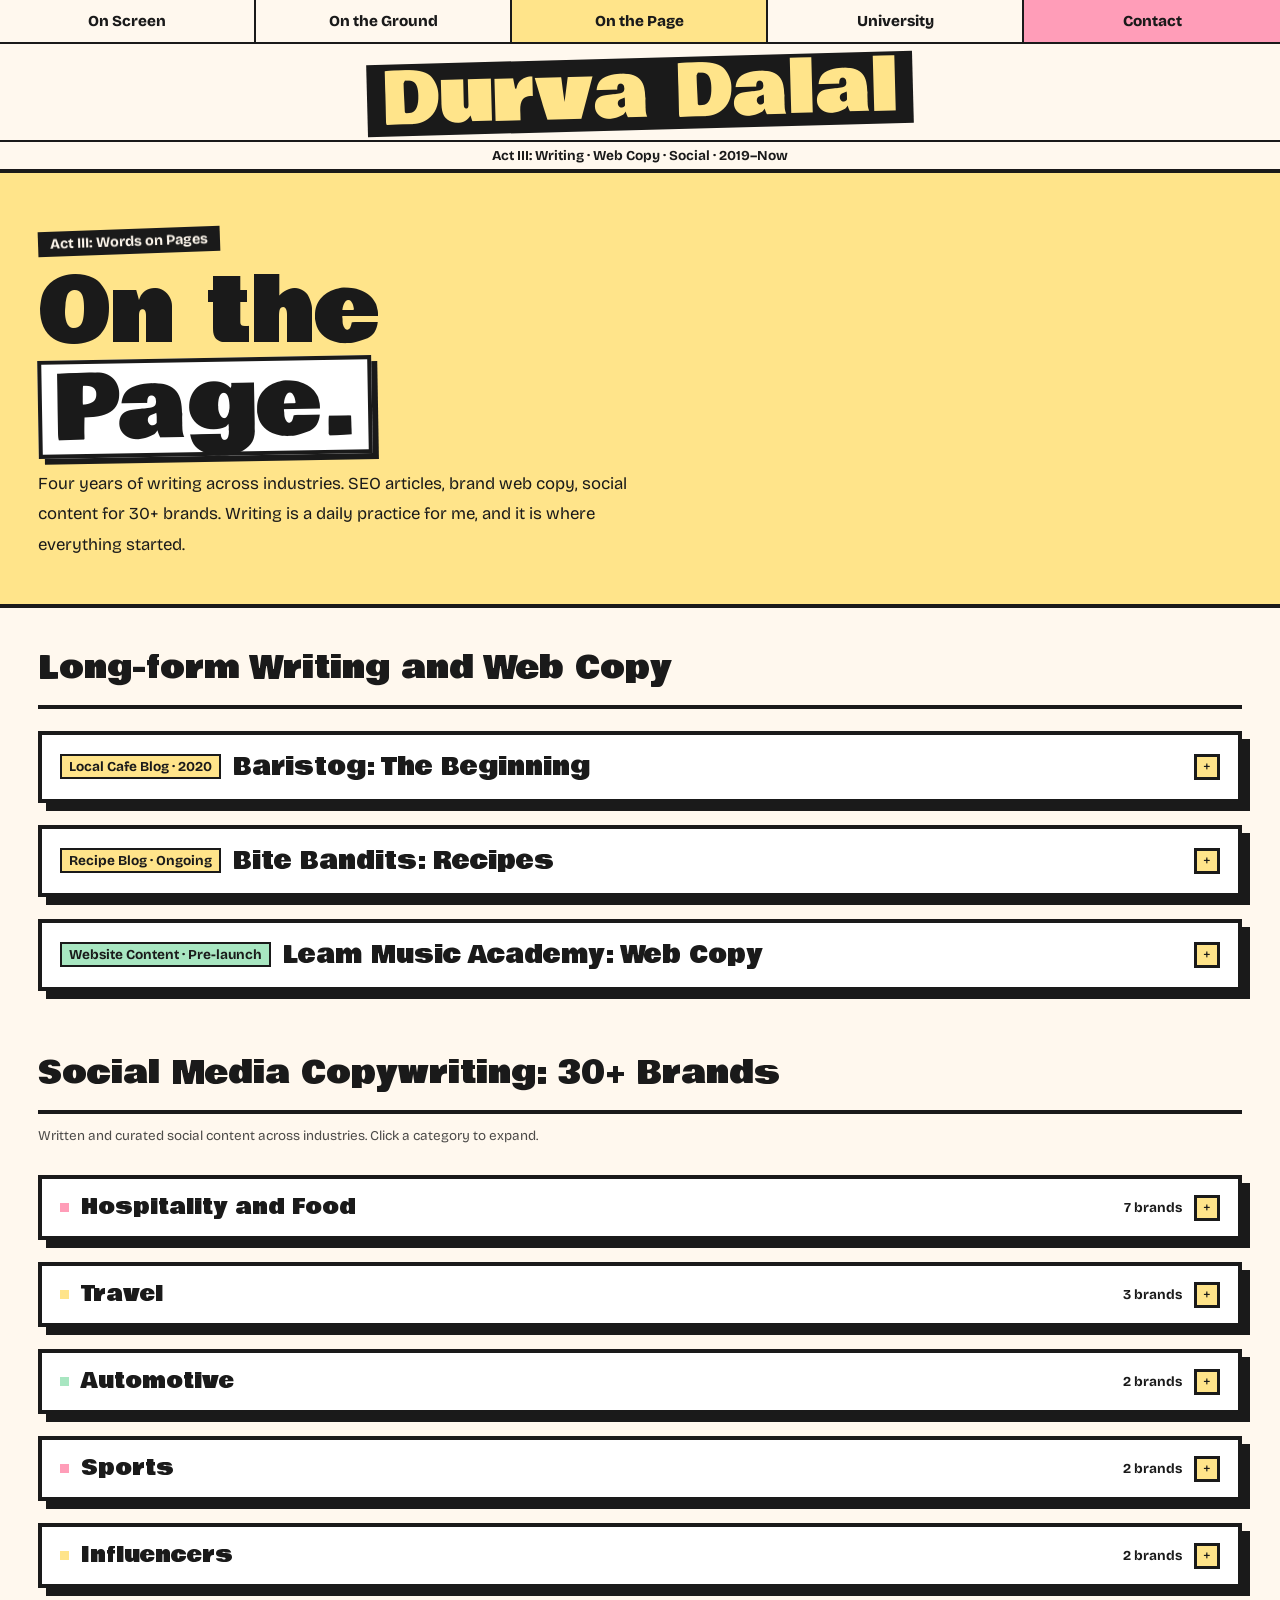
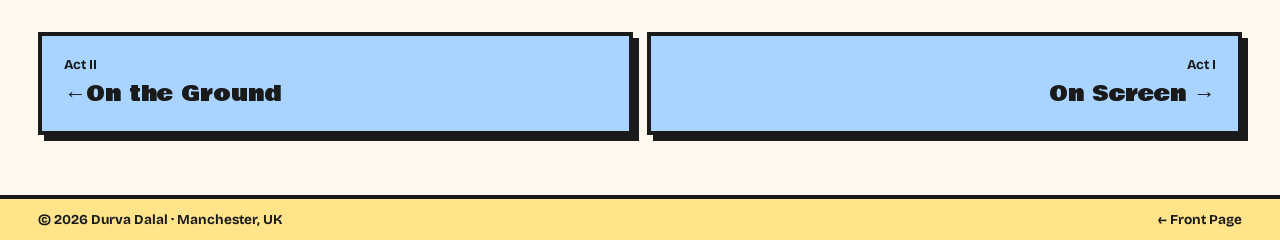
<file: onpage.html>
<!DOCTYPE html>
<html lang="en" data-theme="light">
<head>
<meta charset="UTF-8"/><meta name="viewport" content="width=device-width,initial-scale=1.0"/>
<link rel="preconnect" href="https://fonts.googleapis.com"><link rel="preconnect" href="https://fonts.gstatic.com" crossorigin>
<link href="https://fonts.googleapis.com/css2?family=Playfair+Display:ital,wght@0,400;0,700;0,900;1,400;1,700;1,900&family=UnifrakturMaguntia&family=Space+Mono:wght@400;700&family=DM+Sans:opsz,wght@9..40,400;9..40,500&display=swap" rel="stylesheet">

<style>
:root{--p:#F2E8D5;--p2:#E8DCC0;--p3:#DDD0B0;--ink:#1A1100;--ink2:#2E1F00;--dim:rgba(26,17,0,.55);--faint:rgba(26,17,0,.1);--r:1px solid rgba(26,17,0,.2);--T:3px solid #1A1100;--red:#B01530;--gold:#C49A15;--grn:#215530;--pad:clamp(16px,3vw,42px);--S:'Playfair Display',serif;--M:'Space Mono',monospace;--N:'DM Sans',sans-serif;}
[data-theme="dark"]{--p:#110d04;--p2:#1c1608;--ink:#F0E8D0;--ink2:#E0D4B0;--dim:rgba(240,232,208,.52);--faint:rgba(240,232,208,.08);--r:1px solid rgba(240,232,208,.14);--T:3px solid rgba(240,232,208,.35);--red:#E8195A;--gold:#F0DC00;--grn:#00B84C;}
*,*::before,*::after{margin:0;padding:0;box-sizing:border-box;}html{scroll-behavior:smooth;}
body{background:var(--p);color:var(--ink);font-family:var(--N);overflow-x:hidden;cursor:none;-webkit-font-smoothing:antialiased;transition:background .35s,color .35s;}
body::before{content:'';position:fixed;inset:0;pointer-events:none;z-index:0;background-image:repeating-linear-gradient(0deg,transparent,transparent 28px,rgba(26,17,0,.024) 28px,rgba(26,17,0,.024) 29px),repeating-linear-gradient(90deg,transparent,transparent 80px,rgba(26,17,0,.016) 80px,rgba(26,17,0,.016) 81px);}
a{color:inherit;text-decoration:none;}img{display:block;max-width:100%;}
#noise{position:fixed;inset:0;pointer-events:none;z-index:1;opacity:.025;mix-blend-mode:multiply;}
[data-theme="dark"] #noise{mix-blend-mode:screen;opacity:.015;}
#cur-dot{position:fixed;width:10px;height:10px;background:var(--ACCENT,var(--red));border-radius:50%;pointer-events:none;z-index:9999;transform:translate(-50%,-50%);}
#cur-ring{position:fixed;width:44px;height:44px;border:2px solid var(--ACCENT,var(--red));border-radius:50%;pointer-events:none;z-index:9998;transform:translate(-50%,-50%);transition:width .35s cubic-bezier(.16,1,.3,1),height .35s cubic-bezier(.16,1,.3,1),opacity .2s;opacity:.55;}
body.on-link #cur-ring{width:64px;height:64px;opacity:.9;}
body.on-link #cur-dot{width:6px;height:6px;}
@media(hover:none){#cur-dot,#cur-ring{display:none;}body{cursor:auto;}}
section,div,header,footer,main{position:relative;z-index:1;}
.mast{position:sticky;top:0;z-index:500;background:var(--p);transition:background .35s;border-bottom:var(--T);}
.mast-r1{border-bottom:var(--r);display:grid;grid-template-columns:1fr auto 1fr;align-items:center;padding:5px var(--pad);gap:8px;min-height:28px;}
.mast-ed{font-family:var(--M);font-size:.48rem;letter-spacing:.16em;text-transform:uppercase;color:var(--dim);}
.mast-r1-nav{display:flex;list-style:none;}
.mast-r1-nav a{font-family:var(--M);font-size:.48rem;letter-spacing:.12em;text-transform:uppercase;color:var(--dim);padding:0 9px;height:22px;display:flex;align-items:center;border-left:var(--r);transition:color .2s;}
.mast-r1-nav a:hover,.mast-r1-nav a.cur{color:var(--ink);}
.mast-r1-nav li:last-child a{border-right:var(--r);}
.mast-r1-right{display:flex;justify-content:flex-end;}
.theme-btn{background:none;border:none;cursor:none;font-family:var(--M);font-size:.48rem;letter-spacing:.1em;text-transform:uppercase;color:var(--dim);padding:0 10px;height:22px;border-left:var(--r);transition:color .2s;display:flex;align-items:center;gap:5px;}
.theme-btn:hover{color:var(--ink);}
.t-ico{font-size:13px;}
.mast-r2{text-align:center;padding:12px var(--pad) 10px;border-bottom:var(--r);position:relative;}
.mast-r2::before,.mast-r2::after{content:'';position:absolute;left:0;right:0;height:1px;background:var(--ink);opacity:.15;}
.mast-r2::before{top:0;}.mast-r2::after{bottom:0;}
.nameplate{font-family:'UnifrakturMaguntia',serif;font-size:clamp(40px,6vw,82px);letter-spacing:.04em;line-height:1;color:var(--ink);display:inline-block;text-decoration:none;}
.mast-r3{display:flex;align-items:center;justify-content:space-between;padding:5px var(--pad);min-height:28px;}
.mast-tagline{font-family:var(--M);font-size:.46rem;letter-spacing:.18em;text-transform:uppercase;color:var(--dim);}
.burger{background:none;border:none;padding:4px;display:none;flex-direction:column;gap:4px;cursor:none;}
.burger span{display:block;width:18px;height:1.5px;background:var(--ink);transition:all .3s;}
.burger.open span:nth-child(1){transform:rotate(45deg) translate(5px,5px);}
.burger.open span:nth-child(2){opacity:0;}
.burger.open span:nth-child(3){transform:rotate(-45deg) translate(5px,-5px);}
.fmenu{display:none;position:fixed;inset:0;z-index:490;background:var(--ink2);flex-direction:column;justify-content:center;padding:60px var(--pad);}
.fmenu.on{display:flex;}
.fmenu a{font-family:var(--S);font-size:clamp(36px,7vw,80px);font-style:italic;font-weight:900;color:var(--p);opacity:.1;line-height:1.1;transition:opacity .3s,color .3s;border-bottom:1px solid rgba(242,232,213,.07);padding:3px 0;display:block;}
.fmenu a:hover{opacity:1;color:var(--gold);}
.fmenu-foot{display:flex;flex-wrap:wrap;gap:8px;border-top:1px solid rgba(242,232,213,.1);padding-top:20px;margin-top:32px;}
.fma{font-family:var(--M);font-size:.55rem;letter-spacing:.12em;text-transform:uppercase;padding:7px 14px;border:1px solid rgba(242,232,213,.18);color:var(--p);transition:all .2s;}
.fma:hover{border-color:var(--p);}
.fma.fp{background:var(--red);border-color:var(--red);}
.ph{background:var(--ink);color:var(--p);padding:clamp(32px,5vw,56px) var(--pad) clamp(24px,4vw,44px);border-bottom:var(--T);position:relative;overflow:hidden;}
.ph-pat{position:absolute;top:0;right:0;width:36%;height:100%;pointer-events:none;opacity:.07;}
.ph-kicker{font-family:var(--M);font-size:.5rem;letter-spacing:.2em;text-transform:uppercase;color:var(--ACCENT,var(--red));border-top:3px solid var(--ACCENT,var(--red));padding-top:5px;display:inline-block;margin-bottom:14px;position:relative;z-index:1;}
.ph-hl{font-family:var(--S);font-size:clamp(44px,7vw,96px);font-weight:900;font-style:italic;line-height:.88;letter-spacing:-.02em;margin-bottom:14px;position:relative;z-index:1;}
.ph-hl em{color:var(--ACCENT,var(--red));}
.ph-desc{font-size:.9rem;line-height:1.8;color:rgba(242,232,213,.52);max-width:520px;position:relative;z-index:1;}
.ph-stats{display:flex;gap:24px;margin-top:22px;flex-wrap:wrap;position:relative;z-index:1;}
.ph-sn{font-family:var(--S);font-size:1.9rem;font-weight:900;font-style:italic;color:var(--gold);line-height:1;}
.ph-sl{font-family:var(--M);font-size:.44rem;letter-spacing:.1em;text-transform:uppercase;color:rgba(242,232,213,.3);margin-top:2px;}
.content{padding:0 var(--pad) 60px;}
.sec-hd{font-family:var(--M);font-size:.5rem;letter-spacing:.18em;text-transform:uppercase;padding:22px 0 10px;display:flex;align-items:center;gap:12px;border-bottom:var(--T);}
.proj{border-bottom:var(--r);}
.proj-hd{display:flex;align-items:center;gap:12px;padding:16px 0;cursor:pointer;transition:opacity .2s;}
.proj-hd:hover{opacity:.75;}
.ptag{font-family:var(--M);font-size:.48rem;letter-spacing:.12em;text-transform:uppercase;padding:2px 7px;flex-shrink:0;font-weight:700;}
.tf{background:var(--red);color:#fff;}.tn{background:var(--grn);color:#fff;}.ty{background:var(--gold);color:var(--ink);}
.proj-name{font-family:var(--S);font-size:clamp(15px,2vw,24px);font-weight:700;font-style:italic;flex:1;}
.proj-yr{font-family:var(--M);font-size:.46rem;letter-spacing:.1em;color:var(--dim);flex-shrink:0;}
.proj-arr{width:28px;height:28px;border:1.5px solid var(--ink);display:flex;align-items:center;justify-content:center;flex-shrink:0;transition:all .3s;font-size:16px;line-height:1;}
.proj.open .proj-arr{background:var(--red);border-color:var(--red);color:#fff;transform:rotate(45deg);}
.proj-body{max-height:0;overflow:hidden;transition:max-height .55s ease;}
.proj.open .proj-body{max-height:1800px;}
.cf{padding:4px 0 26px;display:grid;grid-template-columns:1fr 1fr;gap:0;border-top:var(--r);}
.cf.solo{grid-template-columns:1fr;}
.cf-l{padding:18px 26px 0 0;}
.cf-r{padding:18px 0 0 26px;border-left:var(--r);}
.cf-lbl{font-family:var(--M);font-size:.46rem;letter-spacing:.16em;text-transform:uppercase;color:var(--dim);display:block;margin-bottom:6px;padding-bottom:5px;border-bottom:var(--r);}
.cf-title{font-family:var(--S);font-size:1.05rem;font-weight:700;font-style:italic;margin-bottom:8px;line-height:1.25;}
.cf-body{font-size:.84rem;line-height:1.88;color:var(--dim);}
.cf-body strong{color:var(--ink);}
.cf-outcome{background:var(--ink);color:var(--p);padding:11px 15px;margin-top:11px;display:flex;gap:10px;align-items:flex-start;}
.cf-outcome-ico{font-size:12px;flex-shrink:0;margin-top:1px;}
.cf-outcome-txt{font-family:var(--M);font-size:.52rem;letter-spacing:.09em;text-transform:uppercase;line-height:1.6;}
.cf-outcome-txt strong{color:var(--gold);}
.proj-links{display:flex;flex-wrap:wrap;gap:6px;margin-top:12px;}
.pl{font-family:var(--M);font-size:.48rem;letter-spacing:.1em;text-transform:uppercase;padding:6px 12px;border:1.5px solid var(--ink);transition:all .2s;}
.pl:hover{background:var(--ink);color:var(--p);}
.pf{background:var(--red);border-color:var(--red);color:#fff;}
.gf{background:var(--grn);border-color:var(--grn);color:#fff;}
.yf{background:var(--gold);border-color:var(--gold);color:var(--ink);}
.ve{width:100%;aspect-ratio:16/9;background:var(--ink);overflow:hidden;}
.ve iframe{width:100%;height:100%;border:none;display:block;}
.vg{display:grid;gap:2px;}
.g1{grid-template-columns:1fr;max-width:580px;}
.g2{grid-template-columns:1fr 1fr;}
.g3{grid-template-columns:1fr 1fr 1fr;}
.strip{display:grid;grid-template-columns:110px 1fr;border-bottom:var(--r);transition:background .2s;}
.strip:hover{background:var(--p2);}
.strip-l{padding:22px 16px;border-right:var(--r);display:flex;flex-direction:column;}
.strip-num{font-family:var(--S);font-size:44px;font-style:italic;line-height:1;color:var(--faint);}
.strip-metric{font-family:var(--M);font-size:.46rem;letter-spacing:.1em;margin-top:6px;line-height:1.55;}
.strip-r{padding:22px 26px;}
.stag{font-family:var(--M);font-size:.48rem;letter-spacing:.12em;text-transform:uppercase;padding:2px 7px;display:inline-block;font-weight:700;margin-bottom:8px;}
.tg{background:var(--grn);color:#fff;}.tagy{background:var(--gold);color:var(--ink);}.tp{background:var(--red);color:#fff;}
.strip-title{font-family:var(--S);font-size:clamp(17px,2.4vw,28px);font-weight:900;font-style:italic;margin-bottom:5px;}
.strip-sub{font-family:var(--S);font-size:.9rem;font-style:italic;color:var(--dim);margin-bottom:8px;}
.strip-body{font-size:.82rem;line-height:1.82;color:var(--dim);}
.strip-body strong{color:var(--ink);}
.strip-chips{display:flex;flex-wrap:wrap;gap:5px;margin-top:9px;}
.chip{font-family:var(--M);font-size:.44rem;letter-spacing:.1em;text-transform:uppercase;padding:2px 7px;border:var(--r);color:var(--dim);}
.strip-link{font-family:var(--M);font-size:.48rem;letter-spacing:.12em;text-transform:uppercase;border-bottom:1.5px solid currentColor;padding-bottom:1px;display:inline-block;margin-top:9px;font-weight:700;}
.sal-wrap{display:grid;grid-template-columns:240px 1fr;border-bottom:var(--T);}
.sal-l{background:var(--ink);color:var(--p);padding:28px 26px;border-right:3px solid rgba(242,232,213,.12);display:flex;flex-direction:column;justify-content:space-between;position:relative;overflow:hidden;}
.sal-l-pat{position:absolute;inset:0;pointer-events:none;opacity:.04;}
.sal-l-inner{position:relative;z-index:1;}
.sal-lbl{font-family:var(--M);font-size:.48rem;letter-spacing:.16em;text-transform:uppercase;color:var(--grn);display:block;margin-bottom:7px;}
.sal-org{font-family:var(--S);font-size:clamp(26px,3.8vw,46px);font-weight:900;font-style:italic;line-height:.92;color:var(--p);margin-bottom:4px;}
.sal-role{font-family:var(--M);font-size:.46rem;letter-spacing:.14em;text-transform:uppercase;color:var(--gold);margin-bottom:12px;}
.sal-stats{display:flex;flex-direction:column;}
.sse{padding:6px 0;border-bottom:1px solid rgba(242,232,213,.1);display:flex;align-items:baseline;justify-content:space-between;gap:8px;}
.sse:last-child{border-bottom:none;}
.sse-lbl{font-family:var(--M);font-size:.44rem;letter-spacing:.1em;text-transform:uppercase;color:rgba(242,232,213,.26);}
.sse-val{font-family:var(--S);font-size:1.4rem;font-weight:900;font-style:italic;line-height:1;}
.sal-r{padding:26px var(--pad);}
.sal-r-hl{font-family:var(--S);font-size:clamp(14px,1.9vw,22px);font-weight:700;font-style:italic;margin-bottom:14px;padding-bottom:10px;border-bottom:var(--T);}
.ach-list{list-style:none;}
.ach{display:flex;gap:11px;padding:13px 0;border-bottom:var(--r);}
.ach:last-child{border-bottom:none;}
.ach-ico{font-size:12px;flex-shrink:0;width:17px;margin-top:2px;}
.ach-title{font-family:var(--S);font-size:.92rem;font-weight:700;font-style:italic;margin-bottom:3px;}
.ach-body{font-size:.8rem;line-height:1.76;color:var(--dim);}
.ach-m{font-family:var(--M);font-size:.46rem;letter-spacing:.1em;text-transform:uppercase;color:var(--grn);font-weight:700;margin-top:3px;display:block;}
.piece{border-bottom:var(--r);}
.piece-hd{display:flex;align-items:center;gap:12px;padding:13px 0;cursor:pointer;transition:opacity .2s;}
.piece-hd:hover{opacity:.75;}
.piece-name{font-family:var(--S);font-size:clamp(14px,1.9vw,22px);font-weight:700;font-style:italic;flex:1;}
.piece-arr{width:26px;height:26px;border:1.5px solid var(--ink);display:flex;align-items:center;justify-content:center;flex-shrink:0;transition:all .3s;font-size:15px;line-height:1;}
.piece.open .piece-arr{background:var(--gold);border-color:var(--gold);color:var(--ink);transform:rotate(45deg);}
.piece-body{max-height:0;overflow:hidden;transition:max-height .45s ease;}
.piece.open .piece-body{max-height:220px;}
.piece-inner{padding:5px 0 18px;}
.piece-desc{font-size:.84rem;line-height:1.85;color:var(--dim);max-width:560px;margin-bottom:10px;}
.piece-link{font-family:var(--M);font-size:.48rem;letter-spacing:.12em;text-transform:uppercase;border-bottom:1.5px solid currentColor;padding-bottom:2px;display:inline-block;font-weight:700;}
.cat{border-bottom:var(--r);}
.cat-hd{display:flex;align-items:center;gap:12px;padding:12px 0;cursor:pointer;transition:opacity .2s;}
.cat-hd:hover{opacity:.75;}
.cat-dot{width:9px;height:9px;flex-shrink:0;}
.cat-name{font-family:var(--S);font-size:clamp(13px,1.9vw,21px);font-weight:700;font-style:italic;flex:1;}
.cat-count{font-family:var(--M);font-size:.46rem;letter-spacing:.1em;color:var(--dim);}
.cat-arr{width:26px;height:26px;border:1.5px solid var(--ink);display:flex;align-items:center;justify-content:center;flex-shrink:0;transition:all .3s;font-size:15px;line-height:1;}
.cat.open .cat-arr{transform:rotate(45deg);background:var(--red);border-color:var(--red);color:#fff;}
.cat-body{max-height:0;overflow:hidden;transition:max-height .42s ease;}
.cat.open .cat-body{max-height:400px;}
.cat-grid{display:grid;grid-template-columns:repeat(3,1fr);gap:2px;padding-bottom:14px;}
.bt{background:var(--p2);padding:12px 14px;border-left:3px solid transparent;transition:background .2s;}
.bt:hover{background:var(--p);}
.bt-name{font-family:var(--S);font-size:.9rem;font-weight:700;font-style:italic;margin-bottom:1px;}
.bt-role{font-size:.74rem;color:var(--dim);}
.act-nav{display:grid;grid-template-columns:1fr 1fr;gap:2px;margin-top:36px;border-top:var(--T);}
.an{background:var(--ink);color:var(--p);padding:20px 22px;display:flex;flex-direction:column;transition:background .2s;}
.an:hover{background:var(--ink2);}
.an.nxt{text-align:right;}
.an-lbl{font-family:var(--M);font-size:.46rem;letter-spacing:.13em;text-transform:uppercase;color:rgba(242,232,213,.26);margin-bottom:4px;}
.an-title{font-family:var(--S);font-size:clamp(15px,1.9vw,22px);font-weight:900;font-style:italic;}
.an.prv .an-title::before{content:'\2190 ';}
.an.nxt .an-title::after{content:' \2192';}
.case{border-bottom:var(--T);}
.case-bar{border-bottom:var(--r);padding:13px 0;display:flex;align-items:center;justify-content:space-between;margin-top:26px;}
.case-num{font-family:var(--S);font-size:clamp(17px,2vw,26px);font-weight:900;font-style:italic;}
.case-tag2{font-family:var(--M);font-size:.46rem;letter-spacing:.12em;text-transform:uppercase;padding:2px 7px;font-weight:700;}
.case-body{display:grid;grid-template-columns:1fr 1fr;gap:26px;padding:16px 0 34px;}
.cb-sec{margin-bottom:16px;}
.cb-lbl{font-family:var(--M);font-size:.46rem;letter-spacing:.14em;text-transform:uppercase;color:var(--dim);display:block;margin-bottom:5px;padding-bottom:5px;border-bottom:var(--r);}
.cb-title{font-family:var(--S);font-size:1.05rem;font-weight:700;font-style:italic;margin-bottom:7px;line-height:1.25;}
.cb-body{font-size:.84rem;line-height:1.88;color:var(--dim);}
.cb-body strong{color:var(--ink);}
.metrics{display:grid;grid-template-columns:repeat(3,1fr);gap:2px;margin-top:12px;}
.metric{padding:11px 13px;}
.metric-n{font-family:var(--S);font-size:1.5rem;font-weight:900;font-style:italic;line-height:1;}
.metric-l{font-family:var(--M);font-size:.44rem;letter-spacing:.1em;text-transform:uppercase;margin-top:2px;opacity:.5;}
.concepts{display:flex;flex-direction:column;gap:2px;margin-top:12px;}
.concept{padding:11px 13px;border-left:3px solid transparent;background:var(--p2);transition:background .2s;}
.concept:hover{background:var(--p);}
.con-lbl{font-family:var(--M);font-size:.46rem;letter-spacing:.12em;text-transform:uppercase;display:block;margin-bottom:4px;font-weight:700;}
.con-title{font-family:var(--S);font-size:.9rem;font-weight:700;font-style:italic;margin-bottom:4px;}
.con-body{font-size:.78rem;line-height:1.7;color:var(--dim);}
.case-dl{display:inline-flex;align-items:center;gap:8px;font-family:var(--M);font-size:.5rem;letter-spacing:.12em;text-transform:uppercase;padding:8px 15px;border:1.5px solid var(--ink);transition:all .2s;margin-top:16px;}
.case-dl:hover{background:var(--ink);color:var(--p);}
footer{background:#0a0600;padding:12px var(--pad);display:flex;justify-content:space-between;flex-wrap:wrap;gap:8px;border-top:2px solid rgba(242,232,213,.07);}
.ft{font-family:var(--M);font-size:.44rem;letter-spacing:.1em;text-transform:uppercase;color:rgba(242,232,213,.13);}
.sr{opacity:0;transform:translateY(10px);transition:opacity .55s ease,transform .55s ease;}
.sr.on{opacity:1;transform:translateY(0);}
@media(max-width:860px){
  .mast-r1-nav{display:none;}.burger{display:flex;}
  .cf{grid-template-columns:1fr;}.cf-l{padding:14px 0 0;}.cf-r{padding:12px 0 0;border-left:none;border-top:var(--r);}
  .g2,.g3{grid-template-columns:1fr;}.act-nav{grid-template-columns:1fr;}
  .sal-wrap{grid-template-columns:1fr;}.sal-l{border-right:none;border-bottom:3px solid rgba(242,232,213,.12);}
  .strip{grid-template-columns:1fr;}.strip-l{padding:14px 0 0;border-right:none;}.strip-r{padding:10px 0 22px;}
  .case-body{grid-template-columns:1fr;}.cat-grid{grid-template-columns:1fr 1fr;}
  .content{padding:0 var(--pad) 48px;}footer{justify-content:center;text-align:center;}
}
@media(max-width:480px){.cat-grid{grid-template-columns:1fr;}}
</style>
<title>On the Page | Durva Dalal</title>
<link href="https://fonts.googleapis.com/css2?family=Bowlby+One&family=Bricolage+Grotesque:opsz,wght@12..96,400;12..96,600;12..96,800&display=swap" rel="stylesheet">
<link rel="stylesheet" href="skin.css">
</head>
<body>
<canvas id="noise"></canvas>
<div id="cur-dot"></div><div id="cur-ring"></div>
<header class="mast">
  <div class="mast-r1">
    <span class="mast-ed">Vol. I · On the Page</span>
    <ul class="mast-r1-nav"><li><a href="onscreen.html">On Screen</a></li><li><a href="onground.html">On the Ground</a></li><li><a href="onpage.html" class="cur">On the Page</a></li><li><a href="university.html">University</a></li><li><a href="index.html#contact">Contact</a></li></ul>
    <div class="mast-r1-right"><button class="theme-btn" id="themeBtn"><span class="t-ico">☀</span><span>Theme</span></button></div>
  </div>
  <div class="mast-r2"><a href="index.html" class="nameplate">Durva Dalal</a></div>
  <div class="mast-r3">
    <span class="mast-tagline">Act III: Writing · Web Copy · Social · 2019–Now</span>
    <button class="burger" id="burger" aria-label="Menu"><span></span><span></span><span></span></button>
  </div>
</header>
<div class="fmenu" id="fmenu">
  <a href="index.html">Home</a><a href="onscreen.html">On Screen</a><a href="onground.html">On the Ground</a>
  <a href="onpage.html">On the Page</a><a href="university.html">University</a>
  <a href="index.html#currently">Currently</a><a href="index.html#contact">Contact</a>
  <div class="fmenu-foot">
    <a href="https://calendly.com/durvadalaluk/calls" target="_blank" rel="noopener" class="fma fp">Book a Call</a>
    <a href="https://www.linkedin.com/in/durvadalal" target="_blank" rel="noopener" class="fma">LinkedIn</a>
    <a href="mailto:durvadalaluk@gmail.com" class="fma">Email me</a>
  </div>
</div>
<div class="ph" style="--ACCENT:var(--gold);">
  <div class="ph-pat"><svg viewBox="0 0 300 500" fill="none" xmlns="http://www.w3.org/2000/svg"><rect x="30" y="30" width="240" height="440" rx="4" stroke="#C49A15" stroke-width="1.2"/><line x1="30" y1="78" x2="270" y2="78" stroke="#C49A15" stroke-width=".8"/><line x1="50" y1="110" x2="240" y2="110" stroke="#C49A15" stroke-width=".5" opacity=".6"/><line x1="50" y1="140" x2="235" y2="140" stroke="#C49A15" stroke-width=".5" opacity=".55"/><line x1="50" y1="170" x2="220" y2="170" stroke="#C49A15" stroke-width=".5" opacity=".45"/><line x1="50" y1="200" x2="238" y2="200" stroke="#C49A15" stroke-width=".5" opacity=".35"/><line x1="78" y1="30" x2="78" y2="470" stroke="#C49A15" stroke-width=".4" opacity=".28"/></svg></div>
  <span class="ph-kicker">Act III: Words on Pages</span>
  <h1 class="ph-hl">On the<br><em>Page.</em></h1>
  <p class="ph-desc">Four years of writing across industries. SEO articles, brand web copy, social content for 30+ brands. Writing is a daily practice for me, and it is where everything started.</p>
</div>
<div class="content">
<div class="sec-hd sr" style="color:var(--gold);">Long-form Writing and Web Copy</div>
<div class="piece sr"><div class="piece-hd" onclick="togP(this)"><span class="ptag ty">Local Cafe Blog · 2020</span><span class="piece-name">Baristog: The Beginning</span><span class="piece-arr">+</span></div>
  <div class="piece-body"><div class="piece-inner"><p class="piece-desc">A blog post written in 2020 for a local Indian cafe in Manchester. I wrote it before the MA and before the ad films.</p></div></div></div>
<div class="piece sr"><div class="piece-hd" onclick="togP(this)"><span class="ptag ty">Recipe Blog · Ongoing</span><span class="piece-name">Bite Bandits: Recipes</span><span class="piece-arr">+</span></div>
  <div class="piece-body"><div class="piece-inner"><p class="piece-desc">A recipe blog I try to update when I can. I write it because I enjoy it, not for work.</p><a href="https://bitebandits.blogspot.com" target="_blank" rel="noopener" class="piece-link" style="color:var(--grn);">Visit Blog</a></div></div></div>
<div class="piece sr"><div class="piece-hd" onclick="togP(this)"><span class="ptag tn">Website Content · Pre-launch</span><span class="piece-name">Leam Music Academy: Web Copy</span><span class="piece-arr">+</span></div>
  <div class="piece-body"><div class="piece-inner"><p class="piece-desc">I wrote all the website content for a next-gen music teaching platform, researched other music companies, and worked with the founders on pre-launch marketing. I stopped before launch when I moved to the UK for my Master's.</p><a href="https://www.leam.in" target="_blank" rel="noopener" class="piece-link" style="color:var(--grn);">Visit leam.in</a></div></div></div>

<div class="sec-hd sr" style="color:var(--red);margin-top:8px;">Social Media Copywriting: 30+ Brands</div>
<p class="sr" style="font-size:.84rem;line-height:1.8;color:var(--dim);padding:10px 0 5px;">Written and curated social content across industries. Click a category to expand.</p>
<div class="cat sr"><div class="cat-hd" onclick="togC(this)"><div class="cat-dot" style="background:var(--red);"></div><span class="cat-name">Hospitality and Food</span><span class="cat-count">7 brands</span><span class="cat-arr">+</span></div>
  <div class="cat-body"><div class="cat-grid">
    <div class="bt" style="border-left-color:var(--red);"><h4 class="bt-name"><a href="https://www.instagram.com/barepress/" target="_blank" rel="noopener" aria-label="Bare Press on Instagram">Bare Press</a></h4><p class="bt-role">Social copywriting</p></div>
    <div class="bt" style="border-left-color:var(--red);"><h4 class="bt-name"><a href="https://www.instagram.com/cafedemeet/" target="_blank" rel="noopener" aria-label="Cafe de Meet on Instagram">Cafe de Meet</a></h4><p class="bt-role">Social copywriting</p></div>
    <div class="bt" style="border-left-color:var(--red);"><h4 class="bt-name"><a href="https://www.instagram.com/bbsocial.in/" target="_blank" rel="noopener" aria-label="BB Social on Instagram">BB Social</a></h4><p class="bt-role">Social copywriting</p></div>
    <div class="bt" style="border-left-color:var(--red);"><h4 class="bt-name"><a href="https://www.instagram.com/parkinnbyradissonsurat/" target="_blank" rel="noopener" aria-label="Park Inn by Radisson on Instagram">Park Inn by Radisson</a></h4><p class="bt-role">Social copywriting</p></div>
    <div class="bt" style="border-left-color:var(--red);"><h4 class="bt-name"><a href="https://www.instagram.com/the_west_indian_honey_co/" target="_blank" rel="noopener" aria-label="West Indian Honey Company on Instagram">West Indian Honey Company</a></h4><p class="bt-role">Social copywriting</p></div>
    <div class="bt" style="border-left-color:var(--red);"><h4 class="bt-name">Irenic Coffee House</h4><p class="bt-role">Social copywriting</p></div>
    <div class="bt" style="border-left-color:var(--red);"><h4 class="bt-name"><a href="https://www.instagram.com/foodcrafts.surat/" target="_blank" rel="noopener" aria-label="Food Craft on Instagram">Food Craft</a></h4><p class="bt-role">Social copywriting</p></div>
  </div></div></div>
<div class="cat sr"><div class="cat-hd" onclick="togC(this)"><div class="cat-dot" style="background:var(--gold);"></div><span class="cat-name">Travel</span><span class="cat-count">3 brands</span><span class="cat-arr">+</span></div>
  <div class="cat-body"><div class="cat-grid">
    <div class="bt" style="border-left-color:var(--gold);"><h4 class="bt-name">Miles and Frames</h4><p class="bt-role">Social copywriting</p></div>
    <div class="bt" style="border-left-color:var(--gold);"><h4 class="bt-name">Classic World Holiday</h4><p class="bt-role">Social copywriting</p></div>
    <div class="bt" style="border-left-color:var(--gold);"><h4 class="bt-name"><a href="https://www.instagram.com/jesalholidays/" target="_blank" rel="noopener" aria-label="Jesal Holidays on Instagram">Jesal Holidays</a></h4><p class="bt-role">Social copywriting</p></div>
  </div></div></div>
<div class="cat sr"><div class="cat-hd" onclick="togC(this)"><div class="cat-dot" style="background:var(--grn);"></div><span class="cat-name">Automotive</span><span class="cat-count">2 brands</span><span class="cat-arr">+</span></div>
  <div class="cat-body"><div class="cat-grid">
    <div class="bt" style="border-left-color:var(--grn);"><h4 class="bt-name"><a href="https://www.instagram.com/presidencyskoda/" target="_blank" rel="noopener" aria-label="Presidency Skoda on Instagram">Presidency Skoda</a></h4><p class="bt-role">Social copywriting</p></div>
    <div class="bt" style="border-left-color:var(--grn);"><h4 class="bt-name"><a href="https://www.instagram.com/pramukh_tata/" target="_blank" rel="noopener" aria-label="Pramukh Tata on Instagram">Pramukh Tata</a></h4><p class="bt-role">Social copywriting</p></div>
  </div></div></div>
<div class="cat sr"><div class="cat-hd" onclick="togC(this)"><div class="cat-dot" style="background:var(--red);"></div><span class="cat-name">Sports</span><span class="cat-count">2 brands</span><span class="cat-arr">+</span></div>
  <div class="cat-body"><div class="cat-grid">
    <div class="bt" style="border-left-color:var(--red);"><h4 class="bt-name"><a href="https://www.instagram.com/kicksports__/" target="_blank" rel="noopener" aria-label="Kick Sports on Instagram">Kick Sports</a></h4><p class="bt-role">Social copywriting</p></div>
    <div class="bt" style="border-left-color:var(--red);"><h4 class="bt-name"><a href="https://www.instagram.com/k2.calisthenicspark/" target="_blank" rel="noopener" aria-label="K2 Callisthenics on Instagram">K2 Callisthenics</a></h4><p class="bt-role">Social copywriting</p></div>
  </div></div></div>
<div class="cat sr"><div class="cat-hd" onclick="togC(this)"><div class="cat-dot" style="background:var(--gold);"></div><span class="cat-name">Influencers</span><span class="cat-count">2 brands</span><span class="cat-arr">+</span></div>
  <div class="cat-body"><div class="cat-grid">
    <div class="bt" style="border-left-color:var(--gold);"><h4 class="bt-name">Manish Mehta</h4><p class="bt-role">Social copywriting</p></div>
    <div class="bt" style="border-left-color:var(--gold);"><h4 class="bt-name">Pooja Vyas</h4><p class="bt-role">Social copywriting</p></div>
  </div></div></div>

<div class="act-nav sr">
  <a href="onground.html" class="an prv"><span class="an-lbl">Act II</span><span class="an-title" style="color:var(--grn);">On the Ground</span></a>
  <a href="onscreen.html" class="an nxt"><span class="an-lbl">Act I</span><span class="an-title" style="color:var(--red);">On Screen</span></a>
</div>
</div>
<footer><span class="ft">© 2026 Durva Dalal · Manchester, UK</span><a href="index.html" class="ft" style="color:var(--gold);">← Front Page</a></footer>
<script>
(function(){
  var c=document.getElementById('noise');if(!c)return;var ctx=c.getContext('2d');var w,h;
  function resize(){c.width=w=window.innerWidth;c.height=h=window.innerHeight;}
  function draw(){var d=ctx.createImageData(w,h);for(var i=0;i<d.data.length;i+=4){var v=Math.random()*255|0;d.data[i]=v;d.data[i+1]=v;d.data[i+2]=v;d.data[i+3]=16;}ctx.putImageData(d,0,0);requestAnimationFrame(draw);}
  window.addEventListener('resize',resize);resize();draw();
})();
(function(){
  var root=document.documentElement;var t=localStorage.getItem('dd-theme')||'light';root.setAttribute('data-theme',t);
  window.addEventListener('DOMContentLoaded',function(){
    var btn=document.getElementById('themeBtn');if(!btn)return;
    btn.querySelector('.t-ico').textContent=t==='dark'?'\u263E':'\u2600';
    btn.addEventListener('click',function(){var n=root.getAttribute('data-theme')==='dark'?'light':'dark';root.setAttribute('data-theme',n);localStorage.setItem('dd-theme',n);btn.querySelector('.t-ico').textContent=n==='dark'?'\u263E':'\u2600';});
  });
})();
(function(){
  var dot=document.getElementById('cur-dot'),ring=document.getElementById('cur-ring');
  if(!dot||!ring||!window.matchMedia('(hover:hover) and (pointer:fine)').matches)return;
  var mx=0,my=0,rx=0,ry=0;
  document.addEventListener('mousemove',function(e){mx=e.clientX;my=e.clientY;});
  (function a(){rx+=(mx-rx)*.15;ry+=(my-ry)*.15;dot.style.left=mx+'px';dot.style.top=my+'px';ring.style.left=rx+'px';ring.style.top=ry+'px';requestAnimationFrame(a);})();
  document.querySelectorAll('a,button').forEach(function(el){
    el.addEventListener('mouseenter',function(){document.body.classList.add('on-link');});
    el.addEventListener('mouseleave',function(){document.body.classList.remove('on-link');});
  });
})();
var burger=document.getElementById('burger'),fmenu=document.getElementById('fmenu');
function openM(){fmenu.classList.add('on');burger.classList.add('open');}
function closeM(){fmenu.classList.remove('on');burger.classList.remove('open');}
if(burger){
  burger.addEventListener('click',function(e){e.stopPropagation();fmenu.classList.contains('on')?closeM():openM();});
  document.addEventListener('click',function(e){if(fmenu.classList.contains('on')&&!fmenu.contains(e.target)&&e.target!==burger)closeM();});
  fmenu.querySelectorAll('a').forEach(function(a){a.addEventListener('click',closeM);});
  document.addEventListener('keydown',function(e){if(e.key==='Escape')closeM();});
}
var ro=new IntersectionObserver(function(e){e.forEach(function(x){if(x.isIntersecting){x.target.classList.add('on');ro.unobserve(x.target);}});},{threshold:.05});
document.querySelectorAll('.sr').forEach(function(el){ro.observe(el);});
function tog(hd){var p=hd.closest('.proj'),was=p.classList.contains('open');document.querySelectorAll('.proj.open').forEach(function(x){x.classList.remove('open');x.querySelectorAll('iframe[data-src]').forEach(function(f){f.removeAttribute('src');});});if(!was){p.classList.add('open');p.querySelectorAll('iframe[data-src]').forEach(function(f){f.src=f.dataset.src;});}}
function togP(h){var p=h.closest('.piece'),w=p.classList.contains('open');document.querySelectorAll('.piece.open').forEach(function(x){x.classList.remove('open');});if(!w)p.classList.add('open');}
function togC(h){var c=h.closest('.cat'),w=c.classList.contains('open');document.querySelectorAll('.cat.open').forEach(function(x){x.classList.remove('open');});if(!w)c.classList.add('open');}
function animCount(el){var t=parseFloat(el.dataset.count),sf=el.dataset.suffix||'',d=1200,s=performance.now();function step(now){var p=Math.min((now-s)/d,1),e=1-Math.pow(1-p,3);el.textContent=Math.round(e*t)+sf;if(p<1)requestAnimationFrame(step);else el.textContent=t+sf;}requestAnimationFrame(step);}
var cObs=new IntersectionObserver(function(e){e.forEach(function(x){if(x.isIntersecting){x.target.querySelectorAll('[data-count]').forEach(function(el){animCount(el);});cObs.unobserve(x.target);}});},{threshold:.4});
document.querySelectorAll('.count-trigger').forEach(function(el){cObs.observe(el);});
</script>
</body></html>
</file>
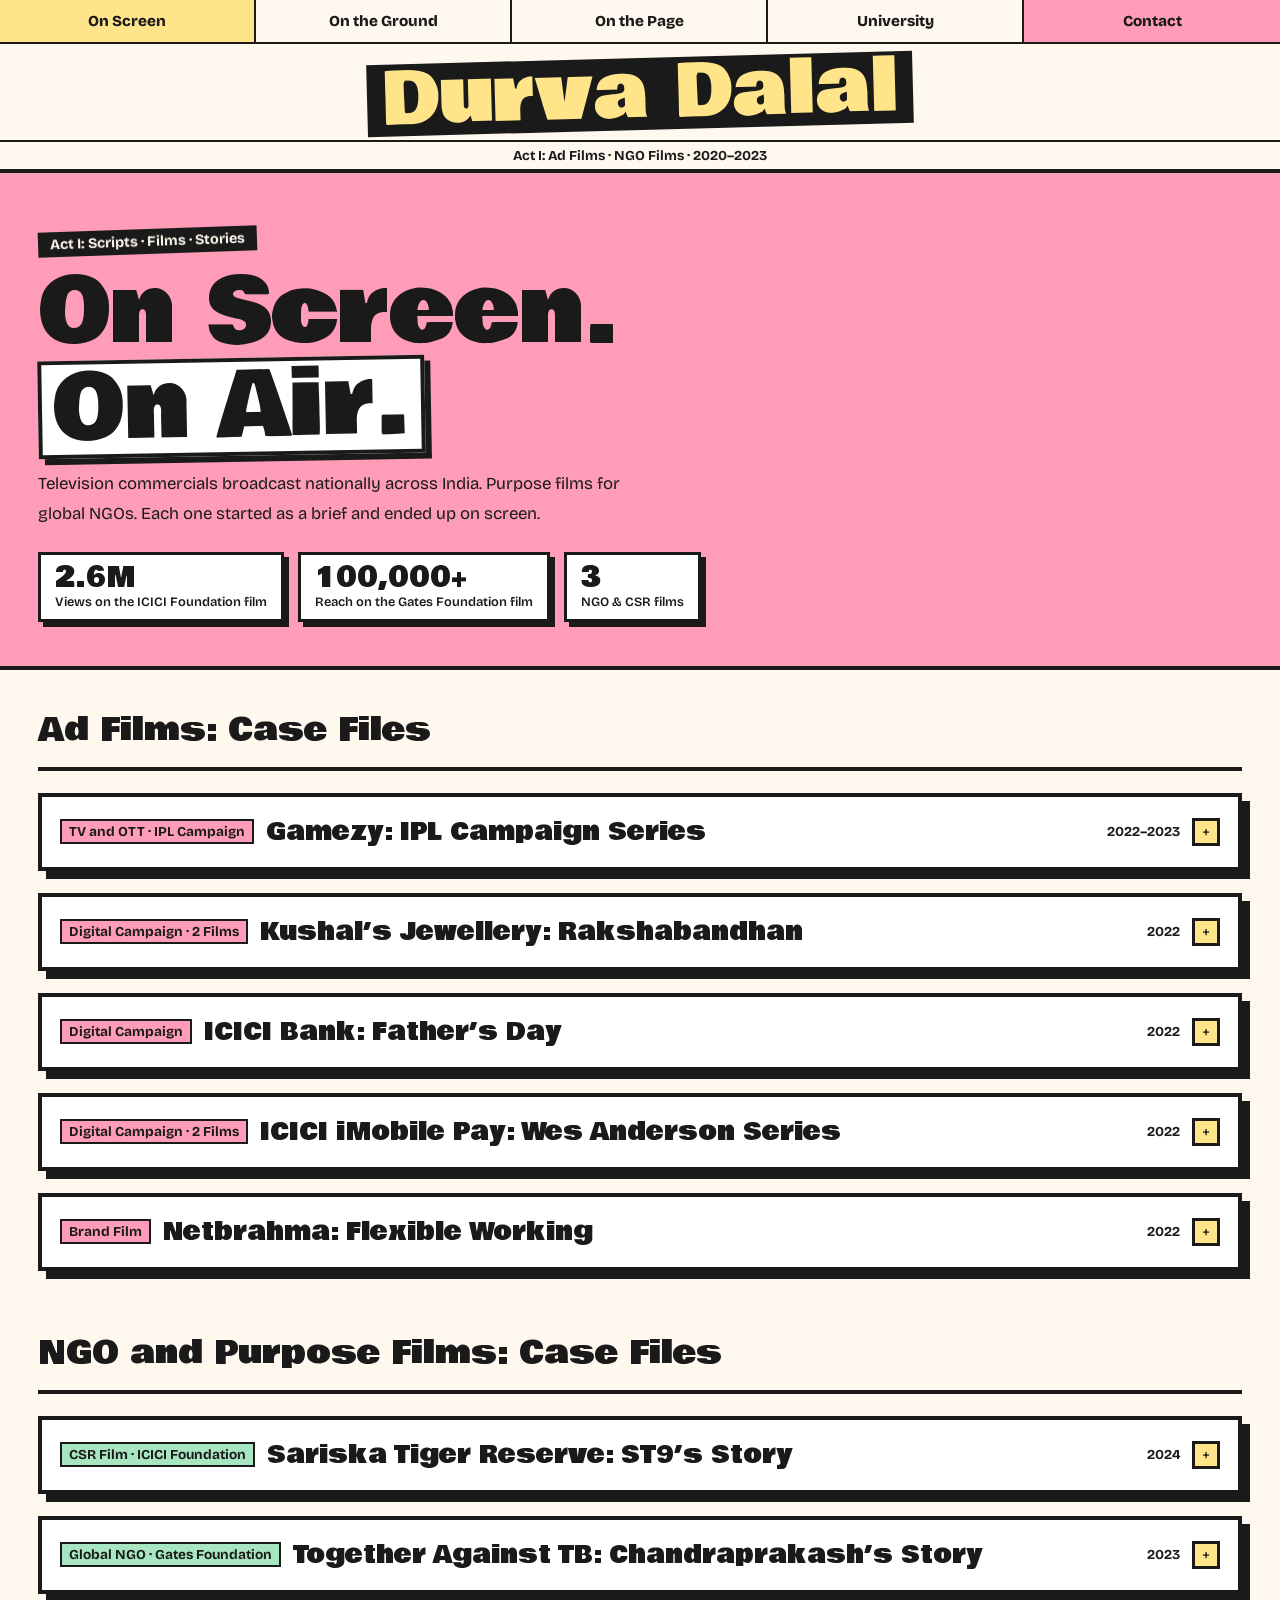
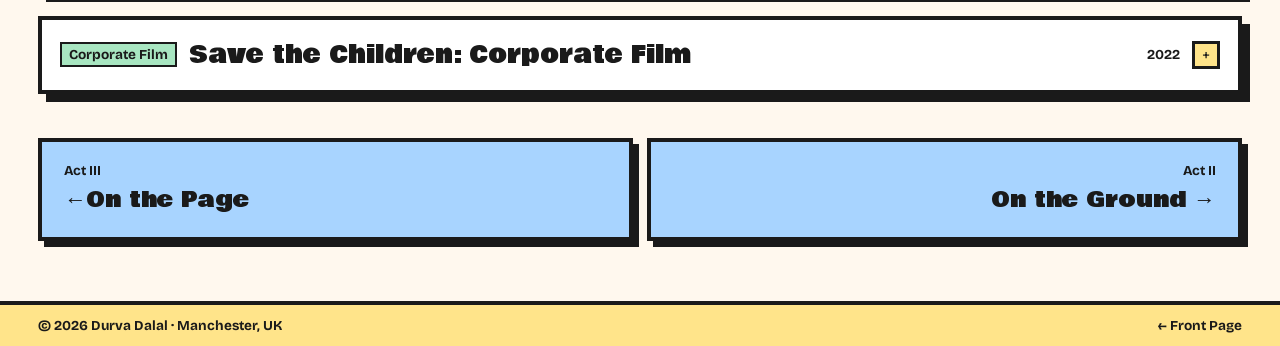
<file: onscreen.html>
<!DOCTYPE html>
<html lang="en" data-theme="light">
<head>
<meta charset="UTF-8"/><meta name="viewport" content="width=device-width,initial-scale=1.0"/>
<link rel="preconnect" href="https://fonts.googleapis.com"><link rel="preconnect" href="https://fonts.gstatic.com" crossorigin>
<link href="https://fonts.googleapis.com/css2?family=Playfair+Display:ital,wght@0,400;0,700;0,900;1,400;1,700;1,900&family=UnifrakturMaguntia&family=Space+Mono:wght@400;700&family=DM+Sans:opsz,wght@9..40,400;9..40,500&display=swap" rel="stylesheet">

<style>
:root{--p:#F2E8D5;--p2:#E8DCC0;--p3:#DDD0B0;--ink:#1A1100;--ink2:#2E1F00;--dim:rgba(26,17,0,.55);--faint:rgba(26,17,0,.1);--r:1px solid rgba(26,17,0,.2);--T:3px solid #1A1100;--red:#B01530;--gold:#C49A15;--grn:#215530;--pad:clamp(16px,3vw,42px);--S:'Playfair Display',serif;--M:'Space Mono',monospace;--N:'DM Sans',sans-serif;}
[data-theme="dark"]{--p:#110d04;--p2:#1c1608;--ink:#F0E8D0;--ink2:#E0D4B0;--dim:rgba(240,232,208,.52);--faint:rgba(240,232,208,.08);--r:1px solid rgba(240,232,208,.14);--T:3px solid rgba(240,232,208,.35);--red:#E8195A;--gold:#F0DC00;--grn:#00B84C;}
*,*::before,*::after{margin:0;padding:0;box-sizing:border-box;}html{scroll-behavior:smooth;}
body{background:var(--p);color:var(--ink);font-family:var(--N);overflow-x:hidden;cursor:none;-webkit-font-smoothing:antialiased;transition:background .35s,color .35s;}
body::before{content:'';position:fixed;inset:0;pointer-events:none;z-index:0;background-image:repeating-linear-gradient(0deg,transparent,transparent 28px,rgba(26,17,0,.024) 28px,rgba(26,17,0,.024) 29px),repeating-linear-gradient(90deg,transparent,transparent 80px,rgba(26,17,0,.016) 80px,rgba(26,17,0,.016) 81px);}
a{color:inherit;text-decoration:none;}img{display:block;max-width:100%;}
#noise{position:fixed;inset:0;pointer-events:none;z-index:1;opacity:.025;mix-blend-mode:multiply;}
[data-theme="dark"] #noise{mix-blend-mode:screen;opacity:.015;}
#cur-dot{position:fixed;width:10px;height:10px;background:var(--ACCENT,var(--red));border-radius:50%;pointer-events:none;z-index:9999;transform:translate(-50%,-50%);}
#cur-ring{position:fixed;width:44px;height:44px;border:2px solid var(--ACCENT,var(--red));border-radius:50%;pointer-events:none;z-index:9998;transform:translate(-50%,-50%);transition:width .35s cubic-bezier(.16,1,.3,1),height .35s cubic-bezier(.16,1,.3,1),opacity .2s;opacity:.55;}
body.on-link #cur-ring{width:64px;height:64px;opacity:.9;}
body.on-link #cur-dot{width:6px;height:6px;}
@media(hover:none){#cur-dot,#cur-ring{display:none;}body{cursor:auto;}}
section,div,header,footer,main{position:relative;z-index:1;}
.mast{position:sticky;top:0;z-index:500;background:var(--p);transition:background .35s;border-bottom:var(--T);}
.mast-r1{border-bottom:var(--r);display:grid;grid-template-columns:1fr auto 1fr;align-items:center;padding:5px var(--pad);gap:8px;min-height:28px;}
.mast-ed{font-family:var(--M);font-size:.48rem;letter-spacing:.16em;text-transform:uppercase;color:var(--dim);}
.mast-r1-nav{display:flex;list-style:none;}
.mast-r1-nav a{font-family:var(--M);font-size:.48rem;letter-spacing:.12em;text-transform:uppercase;color:var(--dim);padding:0 9px;height:22px;display:flex;align-items:center;border-left:var(--r);transition:color .2s;}
.mast-r1-nav a:hover,.mast-r1-nav a.cur{color:var(--ink);}
.mast-r1-nav li:last-child a{border-right:var(--r);}
.mast-r1-right{display:flex;justify-content:flex-end;}
.theme-btn{background:none;border:none;cursor:none;font-family:var(--M);font-size:.48rem;letter-spacing:.1em;text-transform:uppercase;color:var(--dim);padding:0 10px;height:22px;border-left:var(--r);transition:color .2s;display:flex;align-items:center;gap:5px;}
.theme-btn:hover{color:var(--ink);}
.t-ico{font-size:13px;}
.mast-r2{text-align:center;padding:12px var(--pad) 10px;border-bottom:var(--r);position:relative;}
.mast-r2::before,.mast-r2::after{content:'';position:absolute;left:0;right:0;height:1px;background:var(--ink);opacity:.15;}
.mast-r2::before{top:0;}.mast-r2::after{bottom:0;}
.nameplate{font-family:'UnifrakturMaguntia',serif;font-size:clamp(40px,6vw,82px);letter-spacing:.04em;line-height:1;color:var(--ink);display:inline-block;text-decoration:none;}
.mast-r3{display:flex;align-items:center;justify-content:space-between;padding:5px var(--pad);min-height:28px;}
.mast-tagline{font-family:var(--M);font-size:.46rem;letter-spacing:.18em;text-transform:uppercase;color:var(--dim);}
.burger{background:none;border:none;padding:4px;display:none;flex-direction:column;gap:4px;cursor:none;}
.burger span{display:block;width:18px;height:1.5px;background:var(--ink);transition:all .3s;}
.burger.open span:nth-child(1){transform:rotate(45deg) translate(5px,5px);}
.burger.open span:nth-child(2){opacity:0;}
.burger.open span:nth-child(3){transform:rotate(-45deg) translate(5px,-5px);}
.fmenu{display:none;position:fixed;inset:0;z-index:490;background:var(--ink2);flex-direction:column;justify-content:center;padding:60px var(--pad);}
.fmenu.on{display:flex;}
.fmenu a{font-family:var(--S);font-size:clamp(36px,7vw,80px);font-style:italic;font-weight:900;color:var(--p);opacity:.1;line-height:1.1;transition:opacity .3s,color .3s;border-bottom:1px solid rgba(242,232,213,.07);padding:3px 0;display:block;}
.fmenu a:hover{opacity:1;color:var(--gold);}
.fmenu-foot{display:flex;flex-wrap:wrap;gap:8px;border-top:1px solid rgba(242,232,213,.1);padding-top:20px;margin-top:32px;}
.fma{font-family:var(--M);font-size:.55rem;letter-spacing:.12em;text-transform:uppercase;padding:7px 14px;border:1px solid rgba(242,232,213,.18);color:var(--p);transition:all .2s;}
.fma:hover{border-color:var(--p);}
.fma.fp{background:var(--red);border-color:var(--red);}
.ph{background:var(--ink);color:var(--p);padding:clamp(32px,5vw,56px) var(--pad) clamp(24px,4vw,44px);border-bottom:var(--T);position:relative;overflow:hidden;}
.ph-pat{position:absolute;top:0;right:0;width:36%;height:100%;pointer-events:none;opacity:.07;}
.ph-kicker{font-family:var(--M);font-size:.5rem;letter-spacing:.2em;text-transform:uppercase;color:var(--ACCENT,var(--red));border-top:3px solid var(--ACCENT,var(--red));padding-top:5px;display:inline-block;margin-bottom:14px;position:relative;z-index:1;}
.ph-hl{font-family:var(--S);font-size:clamp(44px,7vw,96px);font-weight:900;font-style:italic;line-height:.88;letter-spacing:-.02em;margin-bottom:14px;position:relative;z-index:1;}
.ph-hl em{color:var(--ACCENT,var(--red));}
.ph-desc{font-size:.9rem;line-height:1.8;color:rgba(242,232,213,.52);max-width:520px;position:relative;z-index:1;}
.ph-stats{display:flex;gap:24px;margin-top:22px;flex-wrap:wrap;position:relative;z-index:1;}
.ph-sn{font-family:var(--S);font-size:1.9rem;font-weight:900;font-style:italic;color:var(--gold);line-height:1;}
.ph-sl{font-family:var(--M);font-size:.44rem;letter-spacing:.1em;text-transform:uppercase;color:rgba(242,232,213,.3);margin-top:2px;}
.content{padding:0 var(--pad) 60px;}
.sec-hd{font-family:var(--M);font-size:.5rem;letter-spacing:.18em;text-transform:uppercase;padding:22px 0 10px;display:flex;align-items:center;gap:12px;border-bottom:var(--T);}
.proj{border-bottom:var(--r);}
.proj-hd{display:flex;align-items:center;gap:12px;padding:16px 0;cursor:pointer;transition:opacity .2s;}
.proj-hd:hover{opacity:.75;}
.ptag{font-family:var(--M);font-size:.48rem;letter-spacing:.12em;text-transform:uppercase;padding:2px 7px;flex-shrink:0;font-weight:700;}
.tf{background:var(--red);color:#fff;}.tn{background:var(--grn);color:#fff;}.ty{background:var(--gold);color:var(--ink);}
.proj-name{font-family:var(--S);font-size:clamp(15px,2vw,24px);font-weight:700;font-style:italic;flex:1;}
.proj-yr{font-family:var(--M);font-size:.46rem;letter-spacing:.1em;color:var(--dim);flex-shrink:0;}
.proj-arr{width:28px;height:28px;border:1.5px solid var(--ink);display:flex;align-items:center;justify-content:center;flex-shrink:0;transition:all .3s;font-size:16px;line-height:1;}
.proj.open .proj-arr{background:var(--red);border-color:var(--red);color:#fff;transform:rotate(45deg);}
.proj-body{max-height:0;overflow:hidden;transition:max-height .55s ease;}
.proj.open .proj-body{max-height:1800px;}
.cf{padding:4px 0 26px;display:grid;grid-template-columns:1fr 1fr;gap:0;border-top:var(--r);}
.cf.solo{grid-template-columns:1fr;}
.cf-l{padding:18px 26px 0 0;}
.cf-r{padding:18px 0 0 26px;border-left:var(--r);}
.cf-lbl{font-family:var(--M);font-size:.46rem;letter-spacing:.16em;text-transform:uppercase;color:var(--dim);display:block;margin-bottom:6px;padding-bottom:5px;border-bottom:var(--r);}
.cf-title{font-family:var(--S);font-size:1.05rem;font-weight:700;font-style:italic;margin-bottom:8px;line-height:1.25;}
.cf-body{font-size:.84rem;line-height:1.88;color:var(--dim);}
.cf-body strong{color:var(--ink);}
.cf-outcome{background:var(--ink);color:var(--p);padding:11px 15px;margin-top:11px;display:flex;gap:10px;align-items:flex-start;}
.cf-outcome-ico{font-size:12px;flex-shrink:0;margin-top:1px;}
.cf-outcome-txt{font-family:var(--M);font-size:.52rem;letter-spacing:.09em;text-transform:uppercase;line-height:1.6;}
.cf-outcome-txt strong{color:var(--gold);}
.proj-links{display:flex;flex-wrap:wrap;gap:6px;margin-top:12px;}
.pl{font-family:var(--M);font-size:.48rem;letter-spacing:.1em;text-transform:uppercase;padding:6px 12px;border:1.5px solid var(--ink);transition:all .2s;}
.pl:hover{background:var(--ink);color:var(--p);}
.pf{background:var(--red);border-color:var(--red);color:#fff;}
.gf{background:var(--grn);border-color:var(--grn);color:#fff;}
.yf{background:var(--gold);border-color:var(--gold);color:var(--ink);}
.ve{width:100%;aspect-ratio:16/9;background:var(--ink);overflow:hidden;}
.ve iframe{width:100%;height:100%;border:none;display:block;}
.vg{display:grid;gap:2px;}
.g1{grid-template-columns:1fr;max-width:580px;}
.g2{grid-template-columns:1fr 1fr;}
.g3{grid-template-columns:1fr 1fr 1fr;}
.strip{display:grid;grid-template-columns:110px 1fr;border-bottom:var(--r);transition:background .2s;}
.strip:hover{background:var(--p2);}
.strip-l{padding:22px 16px;border-right:var(--r);display:flex;flex-direction:column;}
.strip-num{font-family:var(--S);font-size:44px;font-style:italic;line-height:1;color:var(--faint);}
.strip-metric{font-family:var(--M);font-size:.46rem;letter-spacing:.1em;margin-top:6px;line-height:1.55;}
.strip-r{padding:22px 26px;}
.stag{font-family:var(--M);font-size:.48rem;letter-spacing:.12em;text-transform:uppercase;padding:2px 7px;display:inline-block;font-weight:700;margin-bottom:8px;}
.tg{background:var(--grn);color:#fff;}.tagy{background:var(--gold);color:var(--ink);}.tp{background:var(--red);color:#fff;}
.strip-title{font-family:var(--S);font-size:clamp(17px,2.4vw,28px);font-weight:900;font-style:italic;margin-bottom:5px;}
.strip-sub{font-family:var(--S);font-size:.9rem;font-style:italic;color:var(--dim);margin-bottom:8px;}
.strip-body{font-size:.82rem;line-height:1.82;color:var(--dim);}
.strip-body strong{color:var(--ink);}
.strip-chips{display:flex;flex-wrap:wrap;gap:5px;margin-top:9px;}
.chip{font-family:var(--M);font-size:.44rem;letter-spacing:.1em;text-transform:uppercase;padding:2px 7px;border:var(--r);color:var(--dim);}
.strip-link{font-family:var(--M);font-size:.48rem;letter-spacing:.12em;text-transform:uppercase;border-bottom:1.5px solid currentColor;padding-bottom:1px;display:inline-block;margin-top:9px;font-weight:700;}
.sal-wrap{display:grid;grid-template-columns:240px 1fr;border-bottom:var(--T);}
.sal-l{background:var(--ink);color:var(--p);padding:28px 26px;border-right:3px solid rgba(242,232,213,.12);display:flex;flex-direction:column;justify-content:space-between;position:relative;overflow:hidden;}
.sal-l-pat{position:absolute;inset:0;pointer-events:none;opacity:.04;}
.sal-l-inner{position:relative;z-index:1;}
.sal-lbl{font-family:var(--M);font-size:.48rem;letter-spacing:.16em;text-transform:uppercase;color:var(--grn);display:block;margin-bottom:7px;}
.sal-org{font-family:var(--S);font-size:clamp(26px,3.8vw,46px);font-weight:900;font-style:italic;line-height:.92;color:var(--p);margin-bottom:4px;}
.sal-role{font-family:var(--M);font-size:.46rem;letter-spacing:.14em;text-transform:uppercase;color:var(--gold);margin-bottom:12px;}
.sal-stats{display:flex;flex-direction:column;}
.sse{padding:6px 0;border-bottom:1px solid rgba(242,232,213,.1);display:flex;align-items:baseline;justify-content:space-between;gap:8px;}
.sse:last-child{border-bottom:none;}
.sse-lbl{font-family:var(--M);font-size:.44rem;letter-spacing:.1em;text-transform:uppercase;color:rgba(242,232,213,.26);}
.sse-val{font-family:var(--S);font-size:1.4rem;font-weight:900;font-style:italic;line-height:1;}
.sal-r{padding:26px var(--pad);}
.sal-r-hl{font-family:var(--S);font-size:clamp(14px,1.9vw,22px);font-weight:700;font-style:italic;margin-bottom:14px;padding-bottom:10px;border-bottom:var(--T);}
.ach-list{list-style:none;}
.ach{display:flex;gap:11px;padding:13px 0;border-bottom:var(--r);}
.ach:last-child{border-bottom:none;}
.ach-ico{font-size:12px;flex-shrink:0;width:17px;margin-top:2px;}
.ach-title{font-family:var(--S);font-size:.92rem;font-weight:700;font-style:italic;margin-bottom:3px;}
.ach-body{font-size:.8rem;line-height:1.76;color:var(--dim);}
.ach-m{font-family:var(--M);font-size:.46rem;letter-spacing:.1em;text-transform:uppercase;color:var(--grn);font-weight:700;margin-top:3px;display:block;}
.piece{border-bottom:var(--r);}
.piece-hd{display:flex;align-items:center;gap:12px;padding:13px 0;cursor:pointer;transition:opacity .2s;}
.piece-hd:hover{opacity:.75;}
.piece-name{font-family:var(--S);font-size:clamp(14px,1.9vw,22px);font-weight:700;font-style:italic;flex:1;}
.piece-arr{width:26px;height:26px;border:1.5px solid var(--ink);display:flex;align-items:center;justify-content:center;flex-shrink:0;transition:all .3s;font-size:15px;line-height:1;}
.piece.open .piece-arr{background:var(--gold);border-color:var(--gold);color:var(--ink);transform:rotate(45deg);}
.piece-body{max-height:0;overflow:hidden;transition:max-height .45s ease;}
.piece.open .piece-body{max-height:220px;}
.piece-inner{padding:5px 0 18px;}
.piece-desc{font-size:.84rem;line-height:1.85;color:var(--dim);max-width:560px;margin-bottom:10px;}
.piece-link{font-family:var(--M);font-size:.48rem;letter-spacing:.12em;text-transform:uppercase;border-bottom:1.5px solid currentColor;padding-bottom:2px;display:inline-block;font-weight:700;}
.cat{border-bottom:var(--r);}
.cat-hd{display:flex;align-items:center;gap:12px;padding:12px 0;cursor:pointer;transition:opacity .2s;}
.cat-hd:hover{opacity:.75;}
.cat-dot{width:9px;height:9px;flex-shrink:0;}
.cat-name{font-family:var(--S);font-size:clamp(13px,1.9vw,21px);font-weight:700;font-style:italic;flex:1;}
.cat-count{font-family:var(--M);font-size:.46rem;letter-spacing:.1em;color:var(--dim);}
.cat-arr{width:26px;height:26px;border:1.5px solid var(--ink);display:flex;align-items:center;justify-content:center;flex-shrink:0;transition:all .3s;font-size:15px;line-height:1;}
.cat.open .cat-arr{transform:rotate(45deg);background:var(--red);border-color:var(--red);color:#fff;}
.cat-body{max-height:0;overflow:hidden;transition:max-height .42s ease;}
.cat.open .cat-body{max-height:400px;}
.cat-grid{display:grid;grid-template-columns:repeat(3,1fr);gap:2px;padding-bottom:14px;}
.bt{background:var(--p2);padding:12px 14px;border-left:3px solid transparent;transition:background .2s;}
.bt:hover{background:var(--p);}
.bt-name{font-family:var(--S);font-size:.9rem;font-weight:700;font-style:italic;margin-bottom:1px;}
.bt-role{font-size:.74rem;color:var(--dim);}
.act-nav{display:grid;grid-template-columns:1fr 1fr;gap:2px;margin-top:36px;border-top:var(--T);}
.an{background:var(--ink);color:var(--p);padding:20px 22px;display:flex;flex-direction:column;transition:background .2s;}
.an:hover{background:var(--ink2);}
.an.nxt{text-align:right;}
.an-lbl{font-family:var(--M);font-size:.46rem;letter-spacing:.13em;text-transform:uppercase;color:rgba(242,232,213,.26);margin-bottom:4px;}
.an-title{font-family:var(--S);font-size:clamp(15px,1.9vw,22px);font-weight:900;font-style:italic;}
.an.prv .an-title::before{content:'\2190 ';}
.an.nxt .an-title::after{content:' \2192';}
.case{border-bottom:var(--T);}
.case-bar{border-bottom:var(--r);padding:13px 0;display:flex;align-items:center;justify-content:space-between;margin-top:26px;}
.case-num{font-family:var(--S);font-size:clamp(17px,2vw,26px);font-weight:900;font-style:italic;}
.case-tag2{font-family:var(--M);font-size:.46rem;letter-spacing:.12em;text-transform:uppercase;padding:2px 7px;font-weight:700;}
.case-body{display:grid;grid-template-columns:1fr 1fr;gap:26px;padding:16px 0 34px;}
.cb-sec{margin-bottom:16px;}
.cb-lbl{font-family:var(--M);font-size:.46rem;letter-spacing:.14em;text-transform:uppercase;color:var(--dim);display:block;margin-bottom:5px;padding-bottom:5px;border-bottom:var(--r);}
.cb-title{font-family:var(--S);font-size:1.05rem;font-weight:700;font-style:italic;margin-bottom:7px;line-height:1.25;}
.cb-body{font-size:.84rem;line-height:1.88;color:var(--dim);}
.cb-body strong{color:var(--ink);}
.metrics{display:grid;grid-template-columns:repeat(3,1fr);gap:2px;margin-top:12px;}
.metric{padding:11px 13px;}
.metric-n{font-family:var(--S);font-size:1.5rem;font-weight:900;font-style:italic;line-height:1;}
.metric-l{font-family:var(--M);font-size:.44rem;letter-spacing:.1em;text-transform:uppercase;margin-top:2px;opacity:.5;}
.concepts{display:flex;flex-direction:column;gap:2px;margin-top:12px;}
.concept{padding:11px 13px;border-left:3px solid transparent;background:var(--p2);transition:background .2s;}
.concept:hover{background:var(--p);}
.con-lbl{font-family:var(--M);font-size:.46rem;letter-spacing:.12em;text-transform:uppercase;display:block;margin-bottom:4px;font-weight:700;}
.con-title{font-family:var(--S);font-size:.9rem;font-weight:700;font-style:italic;margin-bottom:4px;}
.con-body{font-size:.78rem;line-height:1.7;color:var(--dim);}
.case-dl{display:inline-flex;align-items:center;gap:8px;font-family:var(--M);font-size:.5rem;letter-spacing:.12em;text-transform:uppercase;padding:8px 15px;border:1.5px solid var(--ink);transition:all .2s;margin-top:16px;}
.case-dl:hover{background:var(--ink);color:var(--p);}
footer{background:#0a0600;padding:12px var(--pad);display:flex;justify-content:space-between;flex-wrap:wrap;gap:8px;border-top:2px solid rgba(242,232,213,.07);}
.ft{font-family:var(--M);font-size:.44rem;letter-spacing:.1em;text-transform:uppercase;color:rgba(242,232,213,.13);}
.sr{opacity:0;transform:translateY(10px);transition:opacity .55s ease,transform .55s ease;}
.sr.on{opacity:1;transform:translateY(0);}
@media(max-width:860px){
  .mast-r1-nav{display:none;}.burger{display:flex;}
  .cf{grid-template-columns:1fr;}.cf-l{padding:14px 0 0;}.cf-r{padding:12px 0 0;border-left:none;border-top:var(--r);}
  .g2,.g3{grid-template-columns:1fr;}.act-nav{grid-template-columns:1fr;}
  .sal-wrap{grid-template-columns:1fr;}.sal-l{border-right:none;border-bottom:3px solid rgba(242,232,213,.12);}
  .strip{grid-template-columns:1fr;}.strip-l{padding:14px 0 0;border-right:none;}.strip-r{padding:10px 0 22px;}
  .case-body{grid-template-columns:1fr;}.cat-grid{grid-template-columns:1fr 1fr;}
  .content{padding:0 var(--pad) 48px;}footer{justify-content:center;text-align:center;}
}
@media(max-width:480px){.cat-grid{grid-template-columns:1fr;}}
</style>
<title>On Screen | Durva Dalal</title>
<link href="https://fonts.googleapis.com/css2?family=Bowlby+One&family=Bricolage+Grotesque:opsz,wght@12..96,400;12..96,600;12..96,800&display=swap" rel="stylesheet">
<link rel="stylesheet" href="skin.css">
</head>
<body>
<canvas id="noise"></canvas>
<div id="cur-dot"></div><div id="cur-ring"></div>
<header class="mast">
  <div class="mast-r1">
    <span class="mast-ed">Vol. I · On Screen</span>
    <ul class="mast-r1-nav"><li><a href="onscreen.html" class="cur">On Screen</a></li><li><a href="onground.html">On the Ground</a></li><li><a href="onpage.html">On the Page</a></li><li><a href="university.html">University</a></li><li><a href="index.html#contact">Contact</a></li></ul>
    <div class="mast-r1-right"><button class="theme-btn" id="themeBtn"><span class="t-ico">☀</span><span>Theme</span></button></div>
  </div>
  <div class="mast-r2"><a href="index.html" class="nameplate">Durva Dalal</a></div>
  <div class="mast-r3">
    <span class="mast-tagline">Act I: Ad Films · NGO Films · 2020–2023</span>
    <button class="burger" id="burger" aria-label="Menu"><span></span><span></span><span></span></button>
  </div>
</header>
<div class="fmenu" id="fmenu">
  <a href="index.html">Home</a><a href="onscreen.html">On Screen</a><a href="onground.html">On the Ground</a>
  <a href="onpage.html">On the Page</a><a href="university.html">University</a>
  <a href="index.html#currently">Currently</a><a href="index.html#contact">Contact</a>
  <div class="fmenu-foot">
    <a href="https://calendly.com/durvadalaluk/calls" target="_blank" rel="noopener" class="fma fp">Book a Call</a>
    <a href="https://www.linkedin.com/in/durvadalal" target="_blank" rel="noopener" class="fma">LinkedIn</a>
    <a href="mailto:durvadalaluk@gmail.com" class="fma">Email me</a>
  </div>
</div>

<div class="ph" style="--ACCENT:var(--red);">
  <div class="ph-pat"><svg viewBox="0 0 400 500" fill="none" xmlns="http://www.w3.org/2000/svg"><circle cx="300" cy="250" r="240" stroke="#B01530" stroke-width="1"/><circle cx="300" cy="250" r="180" stroke="#B01530" stroke-width=".7"/><circle cx="300" cy="250" r="110" stroke="#C49A15" stroke-width=".6"/><circle cx="300" cy="250" r="50" stroke="#C49A15" stroke-width=".5"/><circle cx="300" cy="250" r="16" fill="#B01530" opacity=".3"/><line x1="300" y1="10" x2="300" y2="490" stroke="#B01530" stroke-width=".5"/><line x1="60" y1="250" x2="540" y2="250" stroke="#B01530" stroke-width=".5"/><line x1="130" y1="80" x2="470" y2="420" stroke="#C49A15" stroke-width=".4"/><line x1="470" y1="80" x2="130" y2="420" stroke="#C49A15" stroke-width=".4"/></svg></div>
  <span class="ph-kicker">Act I: Scripts · Films · Stories</span>
  <h1 class="ph-hl">On Screen.<br><em>On Air.</em></h1>
  <p class="ph-desc">Television commercials broadcast nationally across India. Purpose films for global NGOs. Each one started as a brief and ended up on screen.</p>
  <div class="ph-stats">
    <div><p class="ph-sn">2.6M</p><p class="ph-sl">Views on the ICICI Foundation film</p></div>
    <div><p class="ph-sn">100,000+</p><p class="ph-sl">Reach on the Gates Foundation film</p></div>
    <div><p class="ph-sn">3</p><p class="ph-sl">NGO &amp; CSR films</p></div>
  </div>
</div>

<div class="content">
<div class="sec-hd sr" style="color:var(--red);">Ad Films: Case Files</div>

<div class="proj sr"><div class="proj-hd" onclick="tog(this)"><span class="ptag tf">TV and OTT · IPL Campaign</span><span class="proj-name">Gamezy: IPL Campaign Series</span><span class="proj-yr">2022–2023</span><span class="proj-arr">+</span></div>
<div class="proj-body"><div class="cf">
  <div class="cf-l">
    <div style="margin-bottom:14px;"><span class="cf-lbl">The Brief</span><h4 class="cf-title">India’s IPL season. Six loud competitors. How do you cut through?</h4><p class="cf-body">Gamezy wanted to convert frustrated rival app users during the IPL, India’s noisiest sporting moment. The campaign ran for two seasons.</p></div>
    <div><span class="cf-lbl">My Role</span><p class="cf-body">Contributed to scripts as part of the writing team. The campaign won FoxGlove '22.</p></div>
    <div class="proj-links"><a href="https://youtu.be/FevCmezp7X4" target="_blank" rel="noopener" class="pl pf">Watch 1</a><a href="https://youtu.be/rarBJ9zQ9TQ" target="_blank" rel="noopener" class="pl pf">Watch 2</a><a href="https://youtu.be/vjYsPipqPvw" target="_blank" rel="noopener" class="pl pf">Watch 3</a><a href="https://youtu.be/MeAGpbcsJxM" target="_blank" rel="noopener" class="pl">4</a><a href="https://youtu.be/1UcvWEoesIo" target="_blank" rel="noopener" class="pl">5</a><a href="https://youtu.be/PTQQz26V6eM" target="_blank" rel="noopener" class="pl">6</a><a href="https://youtu.be/EaEwj3RftE8" target="_blank" rel="noopener" class="pl">7</a><a href="https://youtu.be/2w_jmfdpegw" target="_blank" rel="noopener" class="pl">8</a><a href="https://youtu.be/5HSgSSFj5Gs" target="_blank" rel="noopener" class="pl">9</a><a href="https://youtu.be/EKjSFxIh6LU" target="_blank" rel="noopener" class="pl">10</a></div>
  </div>
  <div class="cf-r">
    <span class="cf-lbl">The Insight</span><h4 class="cf-title">“App Badlo”: Change Your App</h4>
    <p class="cf-body">When fantasy cricket players lose, <strong>they blame the app, not themselves.</strong> “App Badlo” gave frustrated users a funny way out. Each film showed a losing scenario that ended the same way: switch the app.</p>
    <div class="cf-outcome"><span class="cf-outcome-ico">📊</span><span class="cf-outcome-txt"><strong>Won FoxGlove '22.</strong> Aired on TV channels and OTT platforms during the IPL across two seasons.</span></div>
    <div class="vg g3" style="margin-top:14px;"><div class="ve"><iframe data-src="https://www.youtube.com/embed/FevCmezp7X4" allowfullscreen title="Gamezy 1"></iframe></div><div class="ve"><iframe data-src="https://www.youtube.com/embed/rarBJ9zQ9TQ" allowfullscreen title="Gamezy 2"></iframe></div><div class="ve"><iframe data-src="https://www.youtube.com/embed/vjYsPipqPvw" allowfullscreen title="Gamezy 3"></iframe></div></div>
  </div>
</div></div></div>

<div class="proj sr"><div class="proj-hd" onclick="tog(this)"><span class="ptag tf">Digital Campaign · 2 Films</span><span class="proj-name">Kushal’s Jewellery: Rakshabandhan</span><span class="proj-yr">2022</span><span class="proj-arr">+</span></div>
<div class="proj-body"><div class="cf">
  <div class="cf-l"><span class="cf-lbl">The Brief and Insight</span><h4 class="cf-title">India’s biggest gifting festival. Make it feel personal.</h4><p class="cf-body">The truth: <em>brothers are notoriously bad at buying jewellery for sisters.</em> They care, but every sister is different. The campaign positioned Kushal’s as the answer to that worry. Scripted and pitched two films.</p>
    <div class="proj-links"><a href="https://youtu.be/rlmGuSVDw9U" target="_blank" rel="noopener" class="pl pf">Film 1</a><a href="https://youtu.be/n-KiFQnT1No" target="_blank" rel="noopener" class="pl">Film 2</a></div></div>
  <div class="cf-r"><div class="vg g2"><div class="ve"><iframe data-src="https://www.youtube.com/embed/rlmGuSVDw9U" allowfullscreen></iframe></div><div class="ve"><iframe data-src="https://www.youtube.com/embed/n-KiFQnT1No" allowfullscreen></iframe></div></div>
    <div class="cf-outcome" style="margin-top:12px;"><span class="cf-outcome-ico">🎯</span><span class="cf-outcome-txt"><strong>Positioned Kushal’s as the thoughtful gifting choice</strong> against competitors who led purely on product.</span></div></div>
</div></div></div>

<div class="proj sr"><div class="proj-hd" onclick="tog(this)"><span class="ptag tf">Digital Campaign</span><span class="proj-name">ICICI Bank: Father’s Day</span><span class="proj-yr">2022</span><span class="proj-arr">+</span></div>
<div class="proj-body"><div class="cf solo"><div class="cf-l" style="padding-right:0;"><span class="cf-lbl">The Brief and Approach</span><h4 class="cf-title">A Father’s Day ad for a youth bank account</h4><p class="cf-body">ICICI wanted to connect their youth account to the father-child bond, timed to Father’s Day. Approach: <strong>comedy-emotional.</strong> Show the absurd lengths a father goes to for his child, then land on ICICI. Scripted and pitched. Passed client legal and compliance review.</p>
    <div class="proj-links"><a href="https://www.instagram.com/tv/Ce8xB3Hhh0T/" target="_blank" rel="noopener" class="pl pf">Watch on Instagram</a></div></div></div></div></div>

<div class="proj sr"><div class="proj-hd" onclick="tog(this)"><span class="ptag tf">Digital Campaign · 2 Films</span><span class="proj-name">ICICI iMobile Pay: Wes Anderson Series</span><span class="proj-yr">2022</span><span class="proj-arr">+</span></div>
<div class="proj-body"><div class="cf solo"><div class="cf-l" style="padding-right:0;"><span class="cf-lbl">The Brief and Approach</span><h4 class="cf-title">Two product ads made like short films</h4><p class="cf-body">Brief: explain iMobile Pay features without a product tutorial. Solution: <strong>two Wes Anderson-style short films</strong>, with symmetrical framing and deadpan delivery. The format got attention and the product message came with it. Scripted and pitched both. Passed client legal and compliance review.</p>
    <div class="proj-links"><a href="https://www.instagram.com/reel/Ckh0L6Mj_Ph/" target="_blank" rel="noopener" class="pl pf">Ad 1</a><a href="https://www.instagram.com/reel/Cjnqi30qMVy/" target="_blank" rel="noopener" class="pl">Ad 2</a></div></div></div></div></div>

<div class="proj sr"><div class="proj-hd" onclick="tog(this)"><span class="ptag tf">Brand Film</span><span class="proj-name">Netbrahma: Flexible Working</span><span class="proj-yr">2022</span><span class="proj-arr">+</span></div>
<div class="proj-body"><div class="cf">
  <div class="cf-l"><span class="cf-lbl">The Brief and Insight</span><h4 class="cf-title">A brand film for an audience of creatives</h4><p class="cf-body">The audience is creatives, <strong>so anything that felt like a corporate claim would not work.</strong> The film had to show the brand’s personality: playful and a little odd. Scripted and pitched.<div class="proj-links"><a href="https://youtube.com/shorts/3bInMhkhFSI" target="_blank" rel="noopener" class="pl pf">Watch</a></div></p></div>
  <div class="cf-r"><div class="vg g1"><div class="ve"><iframe data-src="https://www.youtube.com/embed/3bInMhkhFSI" allowfullscreen></iframe></div></div></div>
</div></div></div>

<div class="sec-hd sr" style="color:var(--grn);margin-top:8px;">NGO and Purpose Films: Case Files</div>

<div class="proj sr"><div class="proj-hd" onclick="tog(this)"><span class="ptag tn">CSR Film · ICICI Foundation</span><span class="proj-name">Sariska Tiger Reserve: ST9’s Story</span><span class="proj-yr">2024</span><span class="proj-arr">+</span></div>
<div class="proj-body"><div class="cf">
  <div class="cf-l">
    <div style="margin-bottom:14px;"><span class="cf-lbl">The Brief</span><h4 class="cf-title">Conservation across 56 forests. Tell it through one tiger.</h4><p class="cf-body">ICICI Foundation’s CSR spans 56 forests and tiger reserves. The brief was to show that scale without making a corporate report.</p></div>
    <div><span class="cf-lbl">My Role</span><p class="cf-body">Ideation and script; helped the producer with casting and costume; small changes in post-production. The film follows ST9, a female tiger at Sariska, <strong>so conservation feels personal rather than institutional.</strong></p></div>
    <div class="proj-links"><a href="https://youtu.be/wG-4kp_Jy5c" target="_blank" rel="noopener" class="pl gf">YouTube</a><a href="https://www.instagram.com/reel/DIjDLqGM-4N/" target="_blank" rel="noopener" class="pl">Reel 1</a><a href="https://www.instagram.com/reel/DIAxcz0T9wp/" target="_blank" rel="noopener" class="pl">Reel 2</a></div>
  </div>
  <div class="cf-r"><div class="vg g1"><div class="ve"><iframe data-src="https://www.youtube.com/embed/wG-4kp_Jy5c" allowfullscreen></iframe></div></div>
    <div class="cf-outcome" style="margin-top:12px;"><span class="cf-outcome-ico">🌿</span><span class="cf-outcome-txt"><strong>2.6M views, used by ICICI Foundation across internal and external comms.</strong> Cut into short-form reels for social.</span></div></div>
</div></div></div>

<div class="proj sr"><div class="proj-hd" onclick="tog(this)"><span class="ptag tn">Global NGO · Gates Foundation</span><span class="proj-name">Together Against TB: Chandraprakash’s Story</span><span class="proj-yr">2023</span><span class="proj-arr">+</span></div>
<div class="proj-body"><div class="cf">
  <div class="cf-l">
    <div style="margin-bottom:14px;"><span class="cf-lbl">The Brief</span><h4 class="cf-title">TB is curable. The brief was about what surrounds it.</h4><p class="cf-body">For the Bill and Melinda Gates Foundation’s India TB-free initiative. Stigma and a lack of community support do as much harm as the disease. The film shows what collective care looks like, without feeling like a public health poster.</p></div>
    <div><span class="cf-lbl">My Role</span><p class="cf-body">Ideation and script; helped the producer with casting and costume; small changes in post-production. Chandraprakash’s story from Khushipur. <strong>The hard part was keeping it emotional while staying accurate and culturally sensitive.</strong></p></div>
    <div class="proj-links"><a href="https://youtu.be/UHNKZagW5bg" target="_blank" rel="noopener" class="pl gf">Watch</a></div>
  </div>
  <div class="cf-r"><div class="vg g1"><div class="ve"><iframe data-src="https://www.youtube.com/embed/UHNKZagW5bg" allowfullscreen></iframe></div></div>
    <div class="cf-outcome" style="margin-top:12px;"><span class="cf-outcome-ico">🌍</span><span class="cf-outcome-txt"><strong>100,000+ reach, used by the Gates Foundation India team for programme communications.</strong></span></div></div>
</div></div></div>

<div class="proj sr"><div class="proj-hd" onclick="tog(this)"><span class="ptag tn">Corporate Film</span><span class="proj-name">Save the Children: Corporate Film</span><span class="proj-yr">2022</span><span class="proj-arr">+</span></div>
<div class="proj-body"><div class="cf solo"><div class="cf-l" style="padding-right:0;"><span class="cf-lbl">The Brief</span><h4 class="cf-title">A film that builds trust without a charity appeal.</h4><p class="cf-body">Corporate film for Save the Children, operating across 100+ countries. Challenge: avoid the usual charity appeal. <strong>The film aims to be clear and emotional without manipulating the viewer.</strong> Ideation and script; helped the producer with casting and costume; small changes in post-production.</p>
    <div class="proj-links"><a href="https://youtu.be/dMrX5SZ-lxo" target="_blank" rel="noopener" class="pl gf">Watch</a></div></div></div></div></div>

<div class="act-nav sr">
  <a href="onpage.html" class="an prv"><span class="an-lbl">Act III</span><span class="an-title" style="color:var(--gold);">On the Page</span></a>
  <a href="onground.html" class="an nxt"><span class="an-lbl">Act II</span><span class="an-title" style="color:var(--grn);">On the Ground</span></a>
</div>
</div>
<footer><span class="ft">© 2026 Durva Dalal · Manchester, UK</span><a href="index.html" class="ft" style="color:var(--red);">← Front Page</a></footer>
<script>
(function(){
  var c=document.getElementById('noise');if(!c)return;var ctx=c.getContext('2d');var w,h;
  function resize(){c.width=w=window.innerWidth;c.height=h=window.innerHeight;}
  function draw(){var d=ctx.createImageData(w,h);for(var i=0;i<d.data.length;i+=4){var v=Math.random()*255|0;d.data[i]=v;d.data[i+1]=v;d.data[i+2]=v;d.data[i+3]=16;}ctx.putImageData(d,0,0);requestAnimationFrame(draw);}
  window.addEventListener('resize',resize);resize();draw();
})();
(function(){
  var root=document.documentElement;var t=localStorage.getItem('dd-theme')||'light';root.setAttribute('data-theme',t);
  window.addEventListener('DOMContentLoaded',function(){
    var btn=document.getElementById('themeBtn');if(!btn)return;
    btn.querySelector('.t-ico').textContent=t==='dark'?'\u263E':'\u2600';
    btn.addEventListener('click',function(){var n=root.getAttribute('data-theme')==='dark'?'light':'dark';root.setAttribute('data-theme',n);localStorage.setItem('dd-theme',n);btn.querySelector('.t-ico').textContent=n==='dark'?'\u263E':'\u2600';});
  });
})();
(function(){
  var dot=document.getElementById('cur-dot'),ring=document.getElementById('cur-ring');
  if(!dot||!ring||!window.matchMedia('(hover:hover) and (pointer:fine)').matches)return;
  var mx=0,my=0,rx=0,ry=0;
  document.addEventListener('mousemove',function(e){mx=e.clientX;my=e.clientY;});
  (function a(){rx+=(mx-rx)*.15;ry+=(my-ry)*.15;dot.style.left=mx+'px';dot.style.top=my+'px';ring.style.left=rx+'px';ring.style.top=ry+'px';requestAnimationFrame(a);})();
  document.querySelectorAll('a,button').forEach(function(el){
    el.addEventListener('mouseenter',function(){document.body.classList.add('on-link');});
    el.addEventListener('mouseleave',function(){document.body.classList.remove('on-link');});
  });
})();
var burger=document.getElementById('burger'),fmenu=document.getElementById('fmenu');
function openM(){fmenu.classList.add('on');burger.classList.add('open');}
function closeM(){fmenu.classList.remove('on');burger.classList.remove('open');}
if(burger){
  burger.addEventListener('click',function(e){e.stopPropagation();fmenu.classList.contains('on')?closeM():openM();});
  document.addEventListener('click',function(e){if(fmenu.classList.contains('on')&&!fmenu.contains(e.target)&&e.target!==burger)closeM();});
  fmenu.querySelectorAll('a').forEach(function(a){a.addEventListener('click',closeM);});
  document.addEventListener('keydown',function(e){if(e.key==='Escape')closeM();});
}
var ro=new IntersectionObserver(function(e){e.forEach(function(x){if(x.isIntersecting){x.target.classList.add('on');ro.unobserve(x.target);}});},{threshold:.05});
document.querySelectorAll('.sr').forEach(function(el){ro.observe(el);});
function tog(hd){var p=hd.closest('.proj'),was=p.classList.contains('open');document.querySelectorAll('.proj.open').forEach(function(x){x.classList.remove('open');x.querySelectorAll('iframe[data-src]').forEach(function(f){f.removeAttribute('src');});});if(!was){p.classList.add('open');p.querySelectorAll('iframe[data-src]').forEach(function(f){f.src=f.dataset.src;});}}
function togP(h){var p=h.closest('.piece'),w=p.classList.contains('open');document.querySelectorAll('.piece.open').forEach(function(x){x.classList.remove('open');});if(!w)p.classList.add('open');}
function togC(h){var c=h.closest('.cat'),w=c.classList.contains('open');document.querySelectorAll('.cat.open').forEach(function(x){x.classList.remove('open');});if(!w)c.classList.add('open');}
function animCount(el){var t=parseFloat(el.dataset.count),sf=el.dataset.suffix||'',d=1200,s=performance.now();function step(now){var p=Math.min((now-s)/d,1),e=1-Math.pow(1-p,3);el.textContent=Math.round(e*t)+sf;if(p<1)requestAnimationFrame(step);else el.textContent=t+sf;}requestAnimationFrame(step);}
var cObs=new IntersectionObserver(function(e){e.forEach(function(x){if(x.isIntersecting){x.target.querySelectorAll('[data-count]').forEach(function(el){animCount(el);});cObs.unobserve(x.target);}});},{threshold:.4});
document.querySelectorAll('.count-trigger').forEach(function(el){cObs.observe(el);});
</script>
</body></html>
</file>
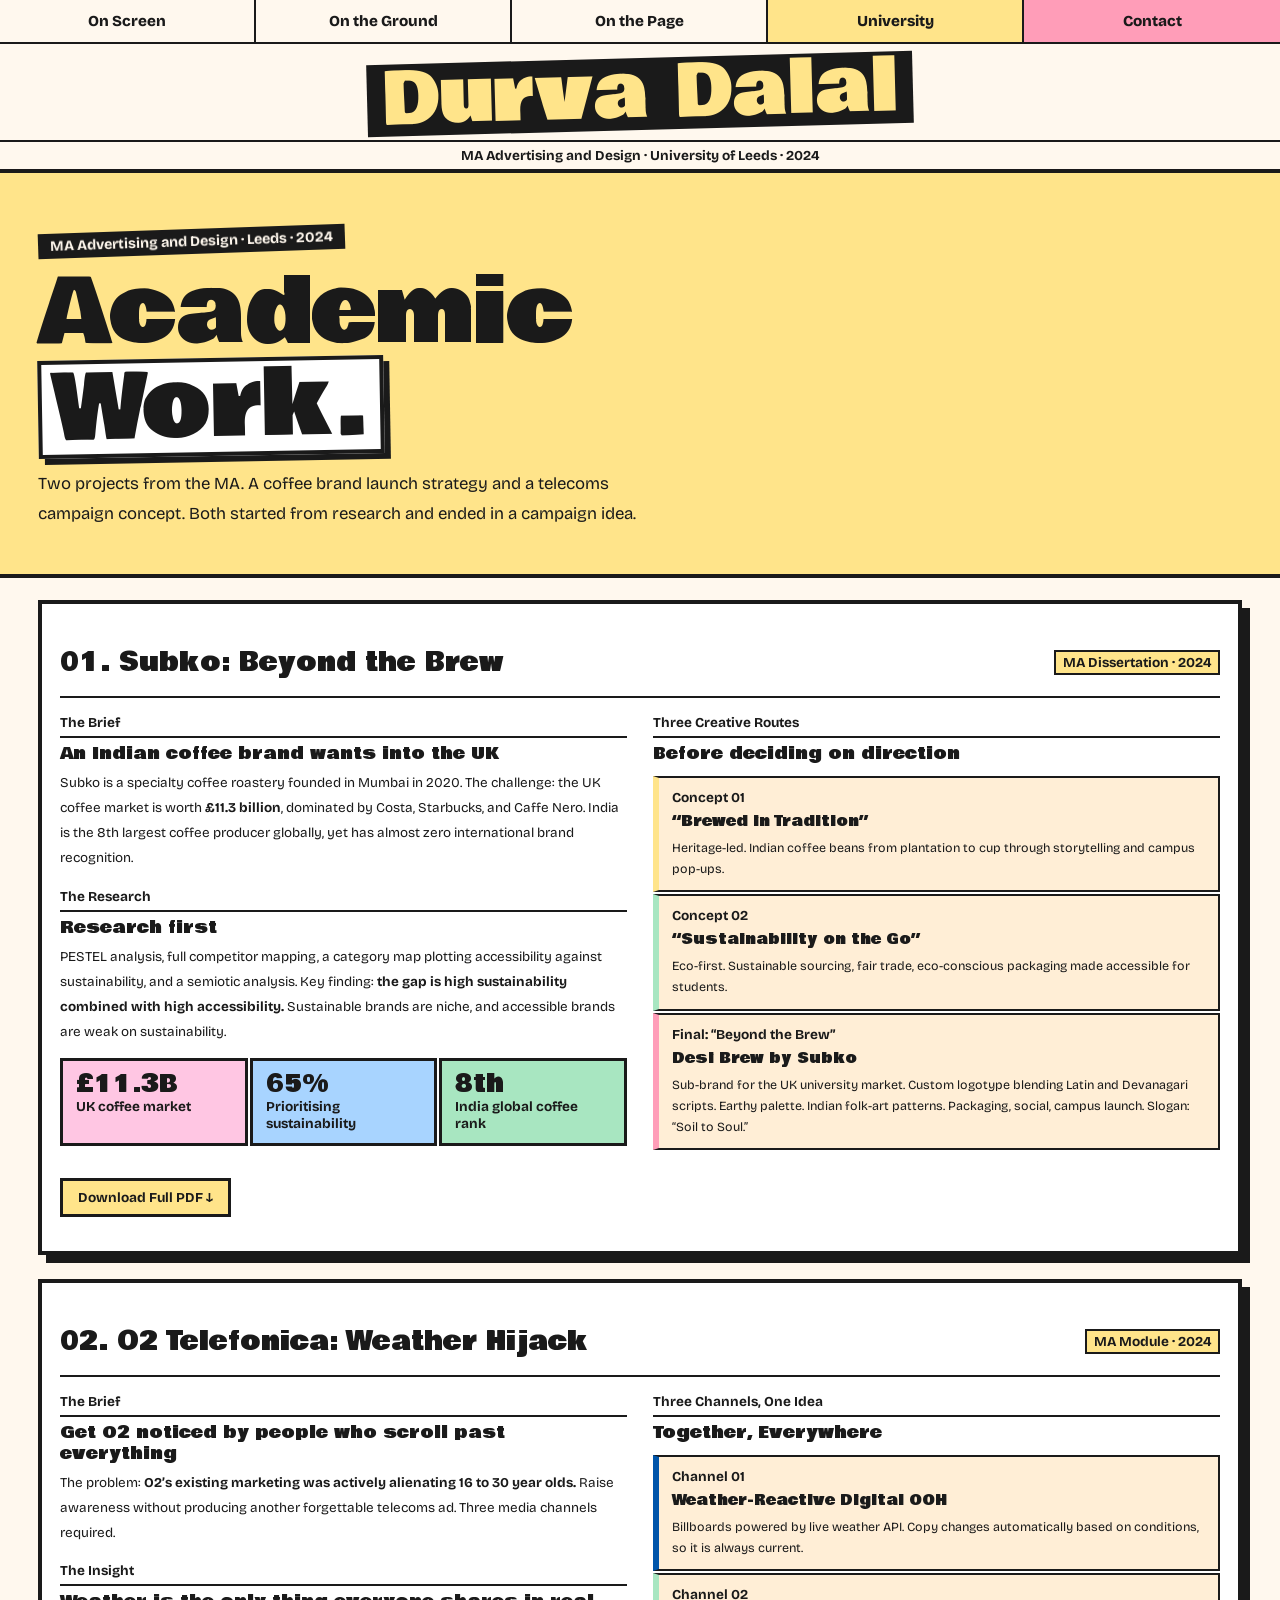
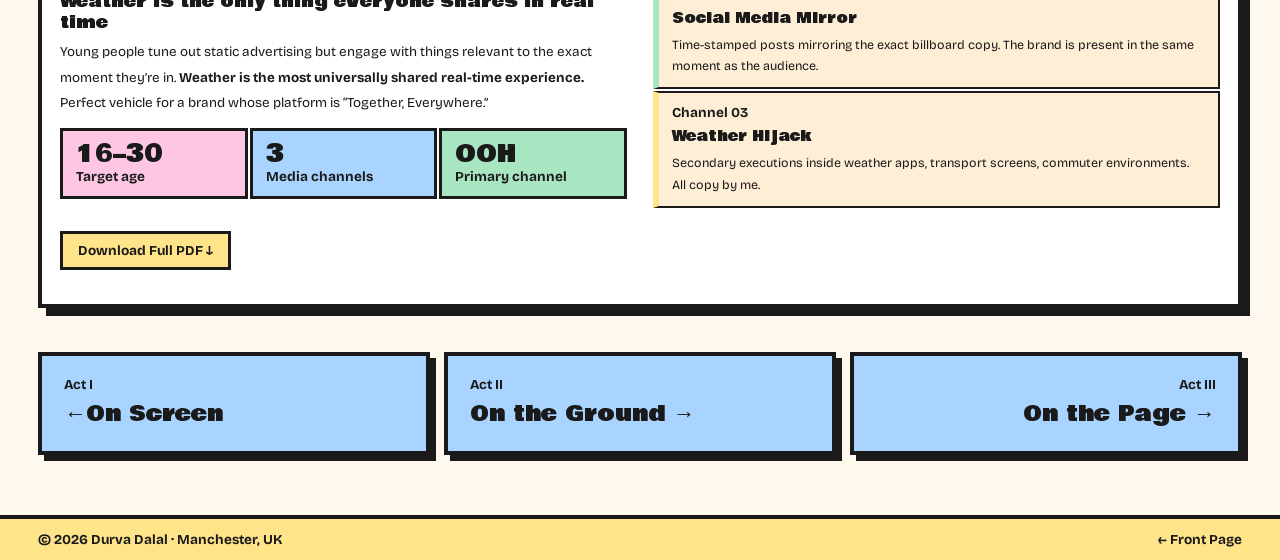
<file: university.html>
<!DOCTYPE html>
<html lang="en" data-theme="light">
<head>
<meta charset="UTF-8"/><meta name="viewport" content="width=device-width,initial-scale=1.0"/>
<link rel="preconnect" href="https://fonts.googleapis.com"><link rel="preconnect" href="https://fonts.gstatic.com" crossorigin>
<link href="https://fonts.googleapis.com/css2?family=Playfair+Display:ital,wght@0,400;0,700;0,900;1,400;1,700;1,900&family=UnifrakturMaguntia&family=Space+Mono:wght@400;700&family=DM+Sans:opsz,wght@9..40,400;9..40,500&display=swap" rel="stylesheet">

<style>
:root{--p:#F2E8D5;--p2:#E8DCC0;--p3:#DDD0B0;--ink:#1A1100;--ink2:#2E1F00;--dim:rgba(26,17,0,.55);--faint:rgba(26,17,0,.1);--r:1px solid rgba(26,17,0,.2);--T:3px solid #1A1100;--red:#B01530;--gold:#C49A15;--grn:#215530;--pad:clamp(16px,3vw,42px);--S:'Playfair Display',serif;--M:'Space Mono',monospace;--N:'DM Sans',sans-serif;}
[data-theme="dark"]{--p:#110d04;--p2:#1c1608;--ink:#F0E8D0;--ink2:#E0D4B0;--dim:rgba(240,232,208,.52);--faint:rgba(240,232,208,.08);--r:1px solid rgba(240,232,208,.14);--T:3px solid rgba(240,232,208,.35);--red:#E8195A;--gold:#F0DC00;--grn:#00B84C;}
*,*::before,*::after{margin:0;padding:0;box-sizing:border-box;}html{scroll-behavior:smooth;}
body{background:var(--p);color:var(--ink);font-family:var(--N);overflow-x:hidden;cursor:none;-webkit-font-smoothing:antialiased;transition:background .35s,color .35s;}
body::before{content:'';position:fixed;inset:0;pointer-events:none;z-index:0;background-image:repeating-linear-gradient(0deg,transparent,transparent 28px,rgba(26,17,0,.024) 28px,rgba(26,17,0,.024) 29px),repeating-linear-gradient(90deg,transparent,transparent 80px,rgba(26,17,0,.016) 80px,rgba(26,17,0,.016) 81px);}
a{color:inherit;text-decoration:none;}img{display:block;max-width:100%;}
#noise{position:fixed;inset:0;pointer-events:none;z-index:1;opacity:.025;mix-blend-mode:multiply;}
[data-theme="dark"] #noise{mix-blend-mode:screen;opacity:.015;}
#cur-dot{position:fixed;width:10px;height:10px;background:var(--ACCENT,var(--red));border-radius:50%;pointer-events:none;z-index:9999;transform:translate(-50%,-50%);}
#cur-ring{position:fixed;width:44px;height:44px;border:2px solid var(--ACCENT,var(--red));border-radius:50%;pointer-events:none;z-index:9998;transform:translate(-50%,-50%);transition:width .35s cubic-bezier(.16,1,.3,1),height .35s cubic-bezier(.16,1,.3,1),opacity .2s;opacity:.55;}
body.on-link #cur-ring{width:64px;height:64px;opacity:.9;}
body.on-link #cur-dot{width:6px;height:6px;}
@media(hover:none){#cur-dot,#cur-ring{display:none;}body{cursor:auto;}}
section,div,header,footer,main{position:relative;z-index:1;}
.mast{position:sticky;top:0;z-index:500;background:var(--p);transition:background .35s;border-bottom:var(--T);}
.mast-r1{border-bottom:var(--r);display:grid;grid-template-columns:1fr auto 1fr;align-items:center;padding:5px var(--pad);gap:8px;min-height:28px;}
.mast-ed{font-family:var(--M);font-size:.48rem;letter-spacing:.16em;text-transform:uppercase;color:var(--dim);}
.mast-r1-nav{display:flex;list-style:none;}
.mast-r1-nav a{font-family:var(--M);font-size:.48rem;letter-spacing:.12em;text-transform:uppercase;color:var(--dim);padding:0 9px;height:22px;display:flex;align-items:center;border-left:var(--r);transition:color .2s;}
.mast-r1-nav a:hover,.mast-r1-nav a.cur{color:var(--ink);}
.mast-r1-nav li:last-child a{border-right:var(--r);}
.mast-r1-right{display:flex;justify-content:flex-end;}
.theme-btn{background:none;border:none;cursor:none;font-family:var(--M);font-size:.48rem;letter-spacing:.1em;text-transform:uppercase;color:var(--dim);padding:0 10px;height:22px;border-left:var(--r);transition:color .2s;display:flex;align-items:center;gap:5px;}
.theme-btn:hover{color:var(--ink);}
.t-ico{font-size:13px;}
.mast-r2{text-align:center;padding:12px var(--pad) 10px;border-bottom:var(--r);position:relative;}
.mast-r2::before,.mast-r2::after{content:'';position:absolute;left:0;right:0;height:1px;background:var(--ink);opacity:.15;}
.mast-r2::before{top:0;}.mast-r2::after{bottom:0;}
.nameplate{font-family:'UnifrakturMaguntia',serif;font-size:clamp(40px,6vw,82px);letter-spacing:.04em;line-height:1;color:var(--ink);display:inline-block;text-decoration:none;}
.mast-r3{display:flex;align-items:center;justify-content:space-between;padding:5px var(--pad);min-height:28px;}
.mast-tagline{font-family:var(--M);font-size:.46rem;letter-spacing:.18em;text-transform:uppercase;color:var(--dim);}
.burger{background:none;border:none;padding:4px;display:none;flex-direction:column;gap:4px;cursor:none;}
.burger span{display:block;width:18px;height:1.5px;background:var(--ink);transition:all .3s;}
.burger.open span:nth-child(1){transform:rotate(45deg) translate(5px,5px);}
.burger.open span:nth-child(2){opacity:0;}
.burger.open span:nth-child(3){transform:rotate(-45deg) translate(5px,-5px);}
.fmenu{display:none;position:fixed;inset:0;z-index:490;background:var(--ink2);flex-direction:column;justify-content:center;padding:60px var(--pad);}
.fmenu.on{display:flex;}
.fmenu a{font-family:var(--S);font-size:clamp(36px,7vw,80px);font-style:italic;font-weight:900;color:var(--p);opacity:.1;line-height:1.1;transition:opacity .3s,color .3s;border-bottom:1px solid rgba(242,232,213,.07);padding:3px 0;display:block;}
.fmenu a:hover{opacity:1;color:var(--gold);}
.fmenu-foot{display:flex;flex-wrap:wrap;gap:8px;border-top:1px solid rgba(242,232,213,.1);padding-top:20px;margin-top:32px;}
.fma{font-family:var(--M);font-size:.55rem;letter-spacing:.12em;text-transform:uppercase;padding:7px 14px;border:1px solid rgba(242,232,213,.18);color:var(--p);transition:all .2s;}
.fma:hover{border-color:var(--p);}
.fma.fp{background:var(--red);border-color:var(--red);}
.ph{background:var(--ink);color:var(--p);padding:clamp(32px,5vw,56px) var(--pad) clamp(24px,4vw,44px);border-bottom:var(--T);position:relative;overflow:hidden;}
.ph-pat{position:absolute;top:0;right:0;width:36%;height:100%;pointer-events:none;opacity:.07;}
.ph-kicker{font-family:var(--M);font-size:.5rem;letter-spacing:.2em;text-transform:uppercase;color:var(--ACCENT,var(--red));border-top:3px solid var(--ACCENT,var(--red));padding-top:5px;display:inline-block;margin-bottom:14px;position:relative;z-index:1;}
.ph-hl{font-family:var(--S);font-size:clamp(44px,7vw,96px);font-weight:900;font-style:italic;line-height:.88;letter-spacing:-.02em;margin-bottom:14px;position:relative;z-index:1;}
.ph-hl em{color:var(--ACCENT,var(--red));}
.ph-desc{font-size:.9rem;line-height:1.8;color:rgba(242,232,213,.52);max-width:520px;position:relative;z-index:1;}
.ph-stats{display:flex;gap:24px;margin-top:22px;flex-wrap:wrap;position:relative;z-index:1;}
.ph-sn{font-family:var(--S);font-size:1.9rem;font-weight:900;font-style:italic;color:var(--gold);line-height:1;}
.ph-sl{font-family:var(--M);font-size:.44rem;letter-spacing:.1em;text-transform:uppercase;color:rgba(242,232,213,.3);margin-top:2px;}
.content{padding:0 var(--pad) 60px;}
.sec-hd{font-family:var(--M);font-size:.5rem;letter-spacing:.18em;text-transform:uppercase;padding:22px 0 10px;display:flex;align-items:center;gap:12px;border-bottom:var(--T);}
.proj{border-bottom:var(--r);}
.proj-hd{display:flex;align-items:center;gap:12px;padding:16px 0;cursor:pointer;transition:opacity .2s;}
.proj-hd:hover{opacity:.75;}
.ptag{font-family:var(--M);font-size:.48rem;letter-spacing:.12em;text-transform:uppercase;padding:2px 7px;flex-shrink:0;font-weight:700;}
.tf{background:var(--red);color:#fff;}.tn{background:var(--grn);color:#fff;}.ty{background:var(--gold);color:var(--ink);}
.proj-name{font-family:var(--S);font-size:clamp(15px,2vw,24px);font-weight:700;font-style:italic;flex:1;}
.proj-yr{font-family:var(--M);font-size:.46rem;letter-spacing:.1em;color:var(--dim);flex-shrink:0;}
.proj-arr{width:28px;height:28px;border:1.5px solid var(--ink);display:flex;align-items:center;justify-content:center;flex-shrink:0;transition:all .3s;font-size:16px;line-height:1;}
.proj.open .proj-arr{background:var(--red);border-color:var(--red);color:#fff;transform:rotate(45deg);}
.proj-body{max-height:0;overflow:hidden;transition:max-height .55s ease;}
.proj.open .proj-body{max-height:1800px;}
.cf{padding:4px 0 26px;display:grid;grid-template-columns:1fr 1fr;gap:0;border-top:var(--r);}
.cf.solo{grid-template-columns:1fr;}
.cf-l{padding:18px 26px 0 0;}
.cf-r{padding:18px 0 0 26px;border-left:var(--r);}
.cf-lbl{font-family:var(--M);font-size:.46rem;letter-spacing:.16em;text-transform:uppercase;color:var(--dim);display:block;margin-bottom:6px;padding-bottom:5px;border-bottom:var(--r);}
.cf-title{font-family:var(--S);font-size:1.05rem;font-weight:700;font-style:italic;margin-bottom:8px;line-height:1.25;}
.cf-body{font-size:.84rem;line-height:1.88;color:var(--dim);}
.cf-body strong{color:var(--ink);}
.cf-outcome{background:var(--ink);color:var(--p);padding:11px 15px;margin-top:11px;display:flex;gap:10px;align-items:flex-start;}
.cf-outcome-ico{font-size:12px;flex-shrink:0;margin-top:1px;}
.cf-outcome-txt{font-family:var(--M);font-size:.52rem;letter-spacing:.09em;text-transform:uppercase;line-height:1.6;}
.cf-outcome-txt strong{color:var(--gold);}
.proj-links{display:flex;flex-wrap:wrap;gap:6px;margin-top:12px;}
.pl{font-family:var(--M);font-size:.48rem;letter-spacing:.1em;text-transform:uppercase;padding:6px 12px;border:1.5px solid var(--ink);transition:all .2s;}
.pl:hover{background:var(--ink);color:var(--p);}
.pf{background:var(--red);border-color:var(--red);color:#fff;}
.gf{background:var(--grn);border-color:var(--grn);color:#fff;}
.yf{background:var(--gold);border-color:var(--gold);color:var(--ink);}
.ve{width:100%;aspect-ratio:16/9;background:var(--ink);overflow:hidden;}
.ve iframe{width:100%;height:100%;border:none;display:block;}
.vg{display:grid;gap:2px;}
.g1{grid-template-columns:1fr;max-width:580px;}
.g2{grid-template-columns:1fr 1fr;}
.g3{grid-template-columns:1fr 1fr 1fr;}
.strip{display:grid;grid-template-columns:110px 1fr;border-bottom:var(--r);transition:background .2s;}
.strip:hover{background:var(--p2);}
.strip-l{padding:22px 16px;border-right:var(--r);display:flex;flex-direction:column;}
.strip-num{font-family:var(--S);font-size:44px;font-style:italic;line-height:1;color:var(--faint);}
.strip-metric{font-family:var(--M);font-size:.46rem;letter-spacing:.1em;margin-top:6px;line-height:1.55;}
.strip-r{padding:22px 26px;}
.stag{font-family:var(--M);font-size:.48rem;letter-spacing:.12em;text-transform:uppercase;padding:2px 7px;display:inline-block;font-weight:700;margin-bottom:8px;}
.tg{background:var(--grn);color:#fff;}.tagy{background:var(--gold);color:var(--ink);}.tp{background:var(--red);color:#fff;}
.strip-title{font-family:var(--S);font-size:clamp(17px,2.4vw,28px);font-weight:900;font-style:italic;margin-bottom:5px;}
.strip-sub{font-family:var(--S);font-size:.9rem;font-style:italic;color:var(--dim);margin-bottom:8px;}
.strip-body{font-size:.82rem;line-height:1.82;color:var(--dim);}
.strip-body strong{color:var(--ink);}
.strip-chips{display:flex;flex-wrap:wrap;gap:5px;margin-top:9px;}
.chip{font-family:var(--M);font-size:.44rem;letter-spacing:.1em;text-transform:uppercase;padding:2px 7px;border:var(--r);color:var(--dim);}
.strip-link{font-family:var(--M);font-size:.48rem;letter-spacing:.12em;text-transform:uppercase;border-bottom:1.5px solid currentColor;padding-bottom:1px;display:inline-block;margin-top:9px;font-weight:700;}
.sal-wrap{display:grid;grid-template-columns:240px 1fr;border-bottom:var(--T);}
.sal-l{background:var(--ink);color:var(--p);padding:28px 26px;border-right:3px solid rgba(242,232,213,.12);display:flex;flex-direction:column;justify-content:space-between;position:relative;overflow:hidden;}
.sal-l-pat{position:absolute;inset:0;pointer-events:none;opacity:.04;}
.sal-l-inner{position:relative;z-index:1;}
.sal-lbl{font-family:var(--M);font-size:.48rem;letter-spacing:.16em;text-transform:uppercase;color:var(--grn);display:block;margin-bottom:7px;}
.sal-org{font-family:var(--S);font-size:clamp(26px,3.8vw,46px);font-weight:900;font-style:italic;line-height:.92;color:var(--p);margin-bottom:4px;}
.sal-role{font-family:var(--M);font-size:.46rem;letter-spacing:.14em;text-transform:uppercase;color:var(--gold);margin-bottom:12px;}
.sal-stats{display:flex;flex-direction:column;}
.sse{padding:6px 0;border-bottom:1px solid rgba(242,232,213,.1);display:flex;align-items:baseline;justify-content:space-between;gap:8px;}
.sse:last-child{border-bottom:none;}
.sse-lbl{font-family:var(--M);font-size:.44rem;letter-spacing:.1em;text-transform:uppercase;color:rgba(242,232,213,.26);}
.sse-val{font-family:var(--S);font-size:1.4rem;font-weight:900;font-style:italic;line-height:1;}
.sal-r{padding:26px var(--pad);}
.sal-r-hl{font-family:var(--S);font-size:clamp(14px,1.9vw,22px);font-weight:700;font-style:italic;margin-bottom:14px;padding-bottom:10px;border-bottom:var(--T);}
.ach-list{list-style:none;}
.ach{display:flex;gap:11px;padding:13px 0;border-bottom:var(--r);}
.ach:last-child{border-bottom:none;}
.ach-ico{font-size:12px;flex-shrink:0;width:17px;margin-top:2px;}
.ach-title{font-family:var(--S);font-size:.92rem;font-weight:700;font-style:italic;margin-bottom:3px;}
.ach-body{font-size:.8rem;line-height:1.76;color:var(--dim);}
.ach-m{font-family:var(--M);font-size:.46rem;letter-spacing:.1em;text-transform:uppercase;color:var(--grn);font-weight:700;margin-top:3px;display:block;}
.piece{border-bottom:var(--r);}
.piece-hd{display:flex;align-items:center;gap:12px;padding:13px 0;cursor:pointer;transition:opacity .2s;}
.piece-hd:hover{opacity:.75;}
.piece-name{font-family:var(--S);font-size:clamp(14px,1.9vw,22px);font-weight:700;font-style:italic;flex:1;}
.piece-arr{width:26px;height:26px;border:1.5px solid var(--ink);display:flex;align-items:center;justify-content:center;flex-shrink:0;transition:all .3s;font-size:15px;line-height:1;}
.piece.open .piece-arr{background:var(--gold);border-color:var(--gold);color:var(--ink);transform:rotate(45deg);}
.piece-body{max-height:0;overflow:hidden;transition:max-height .45s ease;}
.piece.open .piece-body{max-height:220px;}
.piece-inner{padding:5px 0 18px;}
.piece-desc{font-size:.84rem;line-height:1.85;color:var(--dim);max-width:560px;margin-bottom:10px;}
.piece-link{font-family:var(--M);font-size:.48rem;letter-spacing:.12em;text-transform:uppercase;border-bottom:1.5px solid currentColor;padding-bottom:2px;display:inline-block;font-weight:700;}
.cat{border-bottom:var(--r);}
.cat-hd{display:flex;align-items:center;gap:12px;padding:12px 0;cursor:pointer;transition:opacity .2s;}
.cat-hd:hover{opacity:.75;}
.cat-dot{width:9px;height:9px;flex-shrink:0;}
.cat-name{font-family:var(--S);font-size:clamp(13px,1.9vw,21px);font-weight:700;font-style:italic;flex:1;}
.cat-count{font-family:var(--M);font-size:.46rem;letter-spacing:.1em;color:var(--dim);}
.cat-arr{width:26px;height:26px;border:1.5px solid var(--ink);display:flex;align-items:center;justify-content:center;flex-shrink:0;transition:all .3s;font-size:15px;line-height:1;}
.cat.open .cat-arr{transform:rotate(45deg);background:var(--red);border-color:var(--red);color:#fff;}
.cat-body{max-height:0;overflow:hidden;transition:max-height .42s ease;}
.cat.open .cat-body{max-height:400px;}
.cat-grid{display:grid;grid-template-columns:repeat(3,1fr);gap:2px;padding-bottom:14px;}
.bt{background:var(--p2);padding:12px 14px;border-left:3px solid transparent;transition:background .2s;}
.bt:hover{background:var(--p);}
.bt-name{font-family:var(--S);font-size:.9rem;font-weight:700;font-style:italic;margin-bottom:1px;}
.bt-role{font-size:.74rem;color:var(--dim);}
.act-nav{display:grid;grid-template-columns:1fr 1fr;gap:2px;margin-top:36px;border-top:var(--T);}
.an{background:var(--ink);color:var(--p);padding:20px 22px;display:flex;flex-direction:column;transition:background .2s;}
.an:hover{background:var(--ink2);}
.an.nxt{text-align:right;}
.an-lbl{font-family:var(--M);font-size:.46rem;letter-spacing:.13em;text-transform:uppercase;color:rgba(242,232,213,.26);margin-bottom:4px;}
.an-title{font-family:var(--S);font-size:clamp(15px,1.9vw,22px);font-weight:900;font-style:italic;}
.an.prv .an-title::before{content:'\2190 ';}
.an.nxt .an-title::after{content:' \2192';}
.case{border-bottom:var(--T);}
.case-bar{border-bottom:var(--r);padding:13px 0;display:flex;align-items:center;justify-content:space-between;margin-top:26px;}
.case-num{font-family:var(--S);font-size:clamp(17px,2vw,26px);font-weight:900;font-style:italic;}
.case-tag2{font-family:var(--M);font-size:.46rem;letter-spacing:.12em;text-transform:uppercase;padding:2px 7px;font-weight:700;}
.case-body{display:grid;grid-template-columns:1fr 1fr;gap:26px;padding:16px 0 34px;}
.cb-sec{margin-bottom:16px;}
.cb-lbl{font-family:var(--M);font-size:.46rem;letter-spacing:.14em;text-transform:uppercase;color:var(--dim);display:block;margin-bottom:5px;padding-bottom:5px;border-bottom:var(--r);}
.cb-title{font-family:var(--S);font-size:1.05rem;font-weight:700;font-style:italic;margin-bottom:7px;line-height:1.25;}
.cb-body{font-size:.84rem;line-height:1.88;color:var(--dim);}
.cb-body strong{color:var(--ink);}
.metrics{display:grid;grid-template-columns:repeat(3,1fr);gap:2px;margin-top:12px;}
.metric{padding:11px 13px;}
.metric-n{font-family:var(--S);font-size:1.5rem;font-weight:900;font-style:italic;line-height:1;}
.metric-l{font-family:var(--M);font-size:.44rem;letter-spacing:.1em;text-transform:uppercase;margin-top:2px;opacity:.5;}
.concepts{display:flex;flex-direction:column;gap:2px;margin-top:12px;}
.concept{padding:11px 13px;border-left:3px solid transparent;background:var(--p2);transition:background .2s;}
.concept:hover{background:var(--p);}
.con-lbl{font-family:var(--M);font-size:.46rem;letter-spacing:.12em;text-transform:uppercase;display:block;margin-bottom:4px;font-weight:700;}
.con-title{font-family:var(--S);font-size:.9rem;font-weight:700;font-style:italic;margin-bottom:4px;}
.con-body{font-size:.78rem;line-height:1.7;color:var(--dim);}
.case-dl{display:inline-flex;align-items:center;gap:8px;font-family:var(--M);font-size:.5rem;letter-spacing:.12em;text-transform:uppercase;padding:8px 15px;border:1.5px solid var(--ink);transition:all .2s;margin-top:16px;}
.case-dl:hover{background:var(--ink);color:var(--p);}
footer{background:#0a0600;padding:12px var(--pad);display:flex;justify-content:space-between;flex-wrap:wrap;gap:8px;border-top:2px solid rgba(242,232,213,.07);}
.ft{font-family:var(--M);font-size:.44rem;letter-spacing:.1em;text-transform:uppercase;color:rgba(242,232,213,.13);}
.sr{opacity:0;transform:translateY(10px);transition:opacity .55s ease,transform .55s ease;}
.sr.on{opacity:1;transform:translateY(0);}
@media(max-width:860px){
  .mast-r1-nav{display:none;}.burger{display:flex;}
  .cf{grid-template-columns:1fr;}.cf-l{padding:14px 0 0;}.cf-r{padding:12px 0 0;border-left:none;border-top:var(--r);}
  .g2,.g3{grid-template-columns:1fr;}.act-nav{grid-template-columns:1fr;}
  .sal-wrap{grid-template-columns:1fr;}.sal-l{border-right:none;border-bottom:3px solid rgba(242,232,213,.12);}
  .strip{grid-template-columns:1fr;}.strip-l{padding:14px 0 0;border-right:none;}.strip-r{padding:10px 0 22px;}
  .case-body{grid-template-columns:1fr;}.cat-grid{grid-template-columns:1fr 1fr;}
  .content{padding:0 var(--pad) 48px;}footer{justify-content:center;text-align:center;}
}
@media(max-width:480px){.cat-grid{grid-template-columns:1fr;}}
</style>
<title>University | Durva Dalal</title>
<link href="https://fonts.googleapis.com/css2?family=Bowlby+One&family=Bricolage+Grotesque:opsz,wght@12..96,400;12..96,600;12..96,800&display=swap" rel="stylesheet">
<link rel="stylesheet" href="skin.css">
</head>
<body>
<canvas id="noise"></canvas>
<div id="cur-dot"></div><div id="cur-ring"></div>
<header class="mast">
  <div class="mast-r1">
    <span class="mast-ed">Vol. I · University</span>
    <ul class="mast-r1-nav"><li><a href="onscreen.html">On Screen</a></li><li><a href="onground.html">On the Ground</a></li><li><a href="onpage.html">On the Page</a></li><li><a href="university.html" class="cur">University</a></li><li><a href="index.html#contact">Contact</a></li></ul>
    <div class="mast-r1-right"><button class="theme-btn" id="themeBtn"><span class="t-ico">☀</span><span>Theme</span></button></div>
  </div>
  <div class="mast-r2"><a href="index.html" class="nameplate">Durva Dalal</a></div>
  <div class="mast-r3">
    <span class="mast-tagline">MA Advertising and Design · University of Leeds · 2024</span>
    <button class="burger" id="burger" aria-label="Menu"><span></span><span></span><span></span></button>
  </div>
</header>
<div class="fmenu" id="fmenu">
  <a href="index.html">Home</a><a href="onscreen.html">On Screen</a><a href="onground.html">On the Ground</a>
  <a href="onpage.html">On the Page</a><a href="university.html">University</a>
  <a href="index.html#currently">Currently</a><a href="index.html#contact">Contact</a>
  <div class="fmenu-foot">
    <a href="https://calendly.com/durvadalaluk/calls" target="_blank" rel="noopener" class="fma fp">Book a Call</a>
    <a href="https://www.linkedin.com/in/durvadalal" target="_blank" rel="noopener" class="fma">LinkedIn</a>
    <a href="mailto:durvadalaluk@gmail.com" class="fma">Email me</a>
  </div>
</div>
<div class="ph" style="--ACCENT:var(--gold);">
  <div class="ph-pat"><svg viewBox="0 0 400 500" fill="none" xmlns="http://www.w3.org/2000/svg"><circle cx="320" cy="120" r="240" stroke="#C49A15" stroke-width=".8"/><circle cx="320" cy="120" r="170" stroke="#B01530" stroke-width=".5"/><circle cx="320" cy="120" r="100" stroke="#C49A15" stroke-width=".5"/><circle cx="320" cy="120" r="40" stroke="#B01530" stroke-width=".4"/><line x1="320" y1="-120" x2="320" y2="360" stroke="#C49A15" stroke-width=".4"/><line x1="80" y1="120" x2="560" y2="120" stroke="#C49A15" stroke-width=".4"/></svg></div>
  <span class="ph-kicker">MA Advertising and Design · Leeds · 2024</span>
  <h1 class="ph-hl">Academic<br><em>Work.</em></h1>
  <p class="ph-desc">Two projects from the MA. A coffee brand launch strategy and a telecoms campaign concept. Both started from research and ended in a campaign idea.</p>
</div>
<div class="content">

<div class="case sr" id="subko">
  <div class="case-bar">
    <span class="case-num" style="color:var(--gold);">01. Subko: Beyond the Brew</span>
    <span class="case-tag2" style="background:var(--gold);color:var(--ink);">MA Dissertation · 2024</span>
  </div>
  <div class="case-body">
    <div>
      <div class="cb-sec"><span class="cb-lbl">The Brief</span><h3 class="cb-title">An Indian coffee brand wants into the UK</h3><p class="cb-body">Subko is a specialty coffee roastery founded in Mumbai in 2020. The challenge: the UK coffee market is worth <strong>£11.3 billion</strong>, dominated by Costa, Starbucks, and Caffe Nero. India is the 8th largest coffee producer globally, yet has almost zero international brand recognition.</p></div>
      <div class="cb-sec"><span class="cb-lbl">The Research</span><h3 class="cb-title">Research first</h3><p class="cb-body">PESTEL analysis, full competitor mapping, a category map plotting accessibility against sustainability, and a semiotic analysis. Key finding: <strong>the gap is high sustainability combined with high accessibility.</strong> Sustainable brands are niche, and accessible brands are weak on sustainability.
        <div class="metrics"><div class="metric" style="background:var(--gold);color:var(--ink);"><p class="metric-n">£11.3B</p><p class="metric-l">UK coffee market</p></div><div class="metric" style="background:var(--p2);"><p class="metric-n">65%</p><p class="metric-l">Prioritising sustainability</p></div><div class="metric" style="background:var(--ink);color:var(--p);"><p class="metric-n">8th</p><p class="metric-l" style="color:rgba(242,232,213,.45);">India global coffee rank</p></div></div>
      </p></div>
      <a href="SubkoFinal2.pdf" target="_blank" rel="noopener" class="case-dl">Download Full PDF ↓</a>
    </div>
    <div>
      <div class="cb-sec"><span class="cb-lbl">Three Creative Routes</span><h3 class="cb-title">Before deciding on direction</h3>
        <div class="concepts">
          <div class="concept" style="border-left-color:var(--gold);"><span class="con-lbl" style="color:var(--gold);">Concept 01</span><h4 class="con-title">“Brewed in Tradition”</h4><p class="con-body">Heritage-led. Indian coffee beans from plantation to cup through storytelling and campus pop-ups.</p></div>
          <div class="concept" style="border-left-color:var(--grn);"><span class="con-lbl" style="color:var(--grn);">Concept 02</span><h4 class="con-title">“Sustainability on the Go”</h4><p class="con-body">Eco-first. Sustainable sourcing, fair trade, eco-conscious packaging made accessible for students.</p></div>
          <div class="concept" style="border-left-color:var(--red);"><span class="con-lbl" style="color:var(--red);">Final: “Beyond the Brew”</span><h4 class="con-title">Desi Brew by Subko</h4><p class="con-body">Sub-brand for the UK university market. Custom logotype blending Latin and Devanagari scripts. Earthy palette. Indian folk-art patterns. Packaging, social, campus launch. Slogan: “Soil to Soul.”</p></div>
        </div>
      </div>
    </div>
  </div>
</div>

<div class="case sr" id="o2" style="margin-top:24px;">
  <div class="case-bar">
    <span class="case-num" style="color:#0055AA;">02. O2 Telefonica: Weather Hijack</span>
    <span class="case-tag2" style="background:#0055AA;color:#fff;">MA Module · 2024</span>
  </div>
  <div class="case-body">
    <div>
      <div class="cb-sec"><span class="cb-lbl">The Brief</span><h3 class="cb-title">Get O2 noticed by people who scroll past everything</h3><p class="cb-body">The problem: <strong>O2’s existing marketing was actively alienating 16 to 30 year olds.</strong> Raise awareness without producing another forgettable telecoms ad. Three media channels required.</p></div>
      <div class="cb-sec"><span class="cb-lbl">The Insight</span><h3 class="cb-title">Weather is the only thing everyone shares in real time</h3><p class="cb-body">Young people tune out static advertising but engage with things relevant to the exact moment they’re in. <strong>Weather is the most universally shared real-time experience.</strong> Perfect vehicle for a brand whose platform is “Together, Everywhere.”
        <div class="metrics"><div class="metric" style="background:#0055AA;color:#fff;"><p class="metric-n">16–30</p><p class="metric-l" style="color:rgba(255,255,255,.6);">Target age</p></div><div class="metric" style="background:var(--p2);"><p class="metric-n">3</p><p class="metric-l">Media channels</p></div><div class="metric" style="background:var(--ink);color:var(--p);"><p class="metric-n">OOH</p><p class="metric-l" style="color:rgba(242,232,213,.45);">Primary channel</p></div></div>
      </p></div>
      <a href="TELECOMMUNICATION_PORTFOLIO.pdf" target="_blank" rel="noopener" class="case-dl">Download Full PDF ↓</a>
    </div>
    <div>
      <div class="cb-sec"><span class="cb-lbl">Three Channels, One Idea</span><h3 class="cb-title">Together, Everywhere</h3>
        <div class="concepts">
          <div class="concept" style="border-left-color:#0055AA;"><span class="con-lbl" style="color:#0055AA;">Channel 01</span><h4 class="con-title">Weather-Reactive Digital OOH</h4><p class="con-body">Billboards powered by live weather API. Copy changes automatically based on conditions, so it is always current.</p></div>
          <div class="concept" style="border-left-color:var(--grn);"><span class="con-lbl" style="color:var(--grn);">Channel 02</span><h4 class="con-title">Social Media Mirror</h4><p class="con-body">Time-stamped posts mirroring the exact billboard copy. The brand is present in the same moment as the audience.</p></div>
          <div class="concept" style="border-left-color:var(--gold);"><span class="con-lbl" style="color:var(--gold);">Channel 03</span><h4 class="con-title">Weather Hijack</h4><p class="con-body">Secondary executions inside weather apps, transport screens, commuter environments. All copy by me.</p></div>
        </div>
      </div>
    </div>
  </div>
</div>

<div class="act-nav sr" style="grid-template-columns:1fr 1fr 1fr;">
  <a href="onscreen.html" class="an prv"><span class="an-lbl">Act I</span><span class="an-title" style="color:var(--red);">On Screen</span></a>
  <a href="onground.html" class="an" style="border-top:var(--T);"><span class="an-lbl">Act II</span><span class="an-title" style="color:var(--grn);">On the Ground →</span></a>
  <a href="onpage.html" class="an nxt"><span class="an-lbl">Act III</span><span class="an-title" style="color:var(--gold);">On the Page</span></a>
</div>
</div>
<footer><span class="ft">© 2026 Durva Dalal · Manchester, UK</span><a href="index.html" class="ft" style="color:var(--gold);">← Front Page</a></footer>
<script>
(function(){
  var c=document.getElementById('noise');if(!c)return;var ctx=c.getContext('2d');var w,h;
  function resize(){c.width=w=window.innerWidth;c.height=h=window.innerHeight;}
  function draw(){var d=ctx.createImageData(w,h);for(var i=0;i<d.data.length;i+=4){var v=Math.random()*255|0;d.data[i]=v;d.data[i+1]=v;d.data[i+2]=v;d.data[i+3]=16;}ctx.putImageData(d,0,0);requestAnimationFrame(draw);}
  window.addEventListener('resize',resize);resize();draw();
})();
(function(){
  var root=document.documentElement;var t=localStorage.getItem('dd-theme')||'light';root.setAttribute('data-theme',t);
  window.addEventListener('DOMContentLoaded',function(){
    var btn=document.getElementById('themeBtn');if(!btn)return;
    btn.querySelector('.t-ico').textContent=t==='dark'?'\u263E':'\u2600';
    btn.addEventListener('click',function(){var n=root.getAttribute('data-theme')==='dark'?'light':'dark';root.setAttribute('data-theme',n);localStorage.setItem('dd-theme',n);btn.querySelector('.t-ico').textContent=n==='dark'?'\u263E':'\u2600';});
  });
})();
(function(){
  var dot=document.getElementById('cur-dot'),ring=document.getElementById('cur-ring');
  if(!dot||!ring||!window.matchMedia('(hover:hover) and (pointer:fine)').matches)return;
  var mx=0,my=0,rx=0,ry=0;
  document.addEventListener('mousemove',function(e){mx=e.clientX;my=e.clientY;});
  (function a(){rx+=(mx-rx)*.15;ry+=(my-ry)*.15;dot.style.left=mx+'px';dot.style.top=my+'px';ring.style.left=rx+'px';ring.style.top=ry+'px';requestAnimationFrame(a);})();
  document.querySelectorAll('a,button').forEach(function(el){
    el.addEventListener('mouseenter',function(){document.body.classList.add('on-link');});
    el.addEventListener('mouseleave',function(){document.body.classList.remove('on-link');});
  });
})();
var burger=document.getElementById('burger'),fmenu=document.getElementById('fmenu');
function openM(){fmenu.classList.add('on');burger.classList.add('open');}
function closeM(){fmenu.classList.remove('on');burger.classList.remove('open');}
if(burger){
  burger.addEventListener('click',function(e){e.stopPropagation();fmenu.classList.contains('on')?closeM():openM();});
  document.addEventListener('click',function(e){if(fmenu.classList.contains('on')&&!fmenu.contains(e.target)&&e.target!==burger)closeM();});
  fmenu.querySelectorAll('a').forEach(function(a){a.addEventListener('click',closeM);});
  document.addEventListener('keydown',function(e){if(e.key==='Escape')closeM();});
}
var ro=new IntersectionObserver(function(e){e.forEach(function(x){if(x.isIntersecting){x.target.classList.add('on');ro.unobserve(x.target);}});},{threshold:.05});
document.querySelectorAll('.sr').forEach(function(el){ro.observe(el);});
function tog(hd){var p=hd.closest('.proj'),was=p.classList.contains('open');document.querySelectorAll('.proj.open').forEach(function(x){x.classList.remove('open');x.querySelectorAll('iframe[data-src]').forEach(function(f){f.removeAttribute('src');});});if(!was){p.classList.add('open');p.querySelectorAll('iframe[data-src]').forEach(function(f){f.src=f.dataset.src;});}}
function togP(h){var p=h.closest('.piece'),w=p.classList.contains('open');document.querySelectorAll('.piece.open').forEach(function(x){x.classList.remove('open');});if(!w)p.classList.add('open');}
function togC(h){var c=h.closest('.cat'),w=c.classList.contains('open');document.querySelectorAll('.cat.open').forEach(function(x){x.classList.remove('open');});if(!w)c.classList.add('open');}
function animCount(el){var t=parseFloat(el.dataset.count),sf=el.dataset.suffix||'',d=1200,s=performance.now();function step(now){var p=Math.min((now-s)/d,1),e=1-Math.pow(1-p,3);el.textContent=Math.round(e*t)+sf;if(p<1)requestAnimationFrame(step);else el.textContent=t+sf;}requestAnimationFrame(step);}
var cObs=new IntersectionObserver(function(e){e.forEach(function(x){if(x.isIntersecting){x.target.querySelectorAll('[data-count]').forEach(function(el){animCount(el);});cObs.unobserve(x.target);}});},{threshold:.4});
document.querySelectorAll('.count-trigger').forEach(function(el){cObs.observe(el);});
</script>
</body></html>
</file>
<file: skin.css>
/* Pop pastel skin: loaded after each inner page's own styles */
:root,[data-theme="dark"],[data-theme="light"]{
  --p:#fff8ee;--p2:#ffeed6;--p3:#ffe4bd;--ink:#1a1a1a;--ink2:#2b2b2b;
  --dim:rgba(26,26,26,.78);--faint:rgba(26,26,26,.16);
  --r:2px solid #1a1a1a;--T:4px solid #1a1a1a;
  --red:#ff9db8;--gold:#ffe48a;--grn:#a8e6c1;--blue:#a8d4ff;--pink:#ffc6e3;
  --S:'Bowlby One','Arial Black',sans-serif;--M:'Bricolage Grotesque',system-ui,sans-serif;--N:'Bricolage Grotesque',system-ui,sans-serif;
}
body{background:var(--p);color:var(--ink);cursor:auto!important;font-size:17px}
body::before,#noise,#cur-dot,#cur-ring,.theme-btn,.mast-ed,.ph-pat,.sal-l-pat{display:none!important}
button,.proj-hd,.piece-hd,.cat-hd{cursor:pointer!important}
:focus-visible{outline:4px solid #1f3bff;outline-offset:3px}
em,i{font-style:normal}
h1,h2,h3,h4,.proj-name,.cf-title,.piece-name,.cat-name,.strip-title,.sal-org,.case-num,.cb-title,.con-title,.ach-title,.an-title,.bt-name{font-family:var(--S);font-style:normal!important;font-weight:400!important;letter-spacing:0}

/* masthead */
.mast{background:var(--p);border-bottom:var(--T)}
.mast-r1{border-bottom:var(--r);padding:0;display:block;min-height:0}
.mast-r1-right{display:none}
.mast-r1-nav{display:flex;width:100%}
.mast-r1-nav li{flex:1 1 0;display:flex}
.mast-r1-nav a{flex:1;justify-content:center;height:auto;padding:12px 8px;font-size:.95rem!important;font-weight:800;letter-spacing:0!important;text-transform:none!important;color:var(--ink)!important;border-left:0!important;border-right:var(--r)!important;background:var(--p)}
.mast-r1-nav li:last-child a{background:var(--red);border-right:0!important}
.mast-r1-nav a:hover,.mast-r1-nav a.cur{background:var(--gold)}
.mast-r2{padding:14px var(--pad) 10px;border:0}
.mast-r2::before,.mast-r2::after{display:none}
.nameplate{font-family:'Bowlby One',sans-serif!important;font-size:clamp(36px,6vw,72px);letter-spacing:0;background:var(--ink);color:var(--gold);padding:0 .2em;transform:rotate(-1.5deg)}
.mast-r3{border-top:var(--r);justify-content:center}
.mast-tagline{font-size:.85rem!important;font-weight:700;letter-spacing:0!important;text-transform:none!important;color:var(--ink)}
.burger span{background:var(--ink)}
.fmenu{background:var(--p)}
.fmenu a{font-family:var(--S);font-style:normal;color:var(--ink);opacity:1;border-bottom:var(--r);font-size:clamp(28px,6vw,56px)}
.fmenu a:hover{background:var(--gold);color:var(--ink)}
.fma{border:3px solid var(--ink);color:var(--ink)!important;background:#fff;font-size:.9rem!important;letter-spacing:0!important;text-transform:none!important;font-weight:700}
.fma.fp{background:var(--red);border-color:var(--ink)}
.fmenu-foot{border-top:var(--r)}

/* page header */
.ph{background:var(--ACCENT,var(--red));color:var(--ink);border-bottom:var(--T)}
.ph-kicker{background:var(--ink);color:var(--p)!important;border:0;padding:4px 12px;font-size:.9rem!important;font-weight:700;letter-spacing:0!important;text-transform:none!important;display:inline-block;transform:rotate(-2deg);margin-bottom:14px}
.ph-hl{font-family:var(--S);font-style:normal!important;font-weight:400!important;line-height:1;letter-spacing:0;font-size:clamp(40px,7vw,92px)}
.ph-hl em{background:#fff;color:var(--ink);padding:0 .12em;border:4px solid var(--ink);box-shadow:6px 6px 0 var(--ink);display:inline-block;transform:rotate(-1deg)}
.ph-desc{color:var(--ink)!important;font-size:1.05rem;max-width:620px}
.ph-stats{gap:14px}
.ph-stats>div{background:#fff;border:3px solid var(--ink);box-shadow:5px 5px 0 var(--ink);padding:10px 14px}
.ph-sn{font-family:var(--S);font-style:normal!important;font-weight:400!important;color:var(--ink)!important;font-size:1.7rem}
.ph-sl{color:var(--ink)!important;font-size:.8rem!important;letter-spacing:0!important;text-transform:none!important;font-weight:600}

/* section headings */
.sec-hd{color:var(--ink)!important;font-family:var(--S);font-size:clamp(20px,2.6vw,32px)!important;letter-spacing:0!important;text-transform:none!important;border-bottom:var(--T);padding:34px 0 12px}

/* tags, labels, small type */
.ptag,.stag,.chip,.case-tag2,.cf-lbl,.cb-lbl,.con-lbl,.ach-m,.sal-lbl,.sal-role,.strip-metric,.strip-link,.piece-link,.cat-count,.proj-yr,.pl,.case-dl,.an-lbl,.sse-lbl,.metric-l,.cf-outcome-txt,.ft{font-family:var(--M)!important;letter-spacing:0!important;text-transform:none!important;font-size:.85rem!important;font-weight:700}
.ptag,.stag,.case-tag2{border:2px solid var(--ink);color:var(--ink)!important}
.tf,.tp{background:var(--red)!important}.tn,.tg{background:var(--grn)!important}.ty,.tagy{background:var(--gold)!important}
.cf-lbl,.cb-lbl{color:var(--ink)!important;border-bottom:var(--r)}
.proj-yr,.cat-count{color:var(--ink)}
.chip{border:2px solid var(--ink);color:var(--ink);background:#fff}

/* project cards */
.proj,.piece,.cat,.strip,.case{border:4px solid var(--ink);background:#fff;box-shadow:8px 8px 0 var(--ink);margin:22px 0;padding:0 18px;border-bottom:4px solid var(--ink)}
.case{padding:0 18px}
.proj-hd{padding:16px 0}.proj-hd:hover,.piece-hd:hover,.cat-hd:hover{opacity:1;background:var(--p2)}
.proj-arr,.piece-arr,.cat-arr{border:3px solid var(--ink);background:var(--gold);color:var(--ink)}
.proj.open .proj-arr,.piece.open .piece-arr,.cat.open .cat-arr{background:var(--red)!important;border-color:var(--ink)!important;color:var(--ink)!important}
.cf{border-top:var(--r)}.cf-r{border-left:var(--r)}
.cf-outcome{background:var(--blue);color:var(--ink);border:3px solid var(--ink)}
.cf-outcome-txt strong{color:var(--ink)}
.cf-body,.cb-body,.con-body,.ach-body,.strip-body,.piece-desc,.bt-role{color:var(--ink)!important}
.pl{border:3px solid var(--ink);background:#fff;color:var(--ink)}
.pl:hover,.case-dl:hover{background:var(--ink);color:var(--p)}
.pf,.gf,.yf{color:var(--ink)!important;border-color:var(--ink)!important}
.pf{background:var(--red)}.gf{background:var(--grn)}.yf{background:var(--gold)}
.ve{border:3px solid var(--ink);background:var(--ink)}
.strip:hover{background:var(--p2)}
.strip-num{color:var(--faint)}
.strip-title,.ach-title,.piece-name{font-size:clamp(17px,2vw,24px)}

/* on-the-ground salford panel */
.sal-wrap{border:4px solid var(--ink);box-shadow:8px 8px 0 var(--ink);margin:26px 0}
.sal-l{background:var(--gold);color:var(--ink);border-right:var(--T)}
.sal-lbl{color:var(--ink)}.sal-org{color:var(--ink)}.sal-role{color:var(--ink)}
.sse{border-bottom:var(--r)}.sse-lbl{color:var(--ink)}
.sal-r{background:#fff}.sal-r-hl{font-family:var(--S);font-size:clamp(16px,2vw,24px)}
.ach{border-bottom:var(--r)}

/* on the page */
.bt{background:var(--p2);border:2px solid var(--ink);border-left-width:6px}
.bt:hover{background:var(--gold)}
.cat-grid{gap:8px}

/* university */
.case-bar{border-bottom:var(--r)}
.concept{background:var(--p2);border:2px solid var(--ink);border-left-width:6px}
.concept:hover{background:var(--gold)}
.metric{border:3px solid var(--ink);background:var(--pink);color:var(--ink)}
.metric-n{font-family:var(--S);font-style:normal!important;font-weight:400!important}
.metric-l{opacity:1}
.case-dl{border:3px solid var(--ink);background:var(--gold)}

/* next/previous acts and footer */
.act-nav{gap:14px;border-top:0;margin-top:44px}
.an{background:var(--blue);color:var(--ink);border:4px solid var(--ink);box-shadow:6px 6px 0 var(--ink)}
.an:hover{background:var(--gold)}
.an-lbl{color:var(--ink)}
.an-title{color:var(--ink)!important}
footer{background:var(--gold);border-top:var(--T)}
.ft{color:var(--ink)!important}

/* motion: the old scroll fade-in is removed */
.sr{opacity:1!important;transform:none!important;transition:none}
@media(prefers-reduced-motion:reduce){*{transition:none!important;animation:none!important}}
@media(max-width:860px){
  .mast-r1-nav{display:none}
  .cf-r{border-left:0;border-top:var(--r)}
  .proj,.piece,.cat,.case,.strip{box-shadow:5px 5px 0 var(--ink)}
}
@media(max-width:860px){
  .proj-hd,.piece-hd,.cat-hd{flex-wrap:wrap;gap:8px}
  .proj-name,.piece-name,.cat-name{flex:1 1 60%;min-width:0;overflow-wrap:anywhere}
  .proj,.piece,.cat,.case,.strip{padding:0 12px}
  .ph-hl{font-size:clamp(34px,11vw,56px)}
  .vg,.g2,.g3{grid-template-columns:1fr}
}
.content *,.ph *,.sal-wrap *{font-style:normal!important}
.ach-m,.strip-link,.strip-metric,.piece-link,.sse-val,.cat-count{color:var(--ink)!important}
.strip-link,.piece-link{border-bottom:3px solid var(--ink);background:var(--gold);padding:2px 8px;display:inline-block}
.ach-m{background:var(--grn);display:inline-block;padding:2px 8px;border:2px solid var(--ink)}
.strip-num{color:rgba(26,26,26,.35)!important;font-size:38px}
.strip-l{border-right:var(--r)}
.sal-org{font-size:clamp(22px,2.6vw,34px)!important;overflow-wrap:anywhere;line-height:1.05}
.sal-wrap{grid-template-columns:280px 1fr}
.sse-val{font-size:1.2rem!important}
@media(max-width:860px){.sal-wrap{grid-template-columns:1fr}}
.case-num,.con-lbl,.cb-lbl{color:var(--ink)!important}
.case-tag2{background:var(--gold)!important;color:var(--ink)!important}
.metric{background:var(--pink)!important;color:var(--ink)!important}
.metric *{color:var(--ink)!important;opacity:1!important}
.metric:nth-child(2){background:var(--blue)!important}.metric:nth-child(3){background:var(--grn)!important}

/* small motion: hover and tap feedback, one pop-in for the header stats */
.proj,.piece,.cat,.strip,.an,.pl,.bt,.concept,.metric,.case-dl,.mast-r1-nav a{transition:transform .18s ease,box-shadow .18s ease,background .18s ease}
.proj:hover,.piece:hover,.cat:hover,.strip:hover{transform:translate(-3px,-3px);box-shadow:11px 11px 0 var(--ink)}
.an:hover{transform:translate(-3px,-3px);box-shadow:9px 9px 0 var(--ink)}
.pl:hover,.case-dl:hover{transform:rotate(-2deg) scale(1.05)}
.bt:hover,.concept:hover{transform:translateX(6px)}
.metric:hover{transform:rotate(-2deg) scale(1.04)}
.nameplate{transition:transform .25s cubic-bezier(.3,1.8,.5,1)}
.nameplate:hover{transform:rotate(1.5deg) scale(1.04)}
.ph-stats>div{animation:popin .5s cubic-bezier(.3,1.6,.5,1) both}
.ph-stats>div:nth-child(2){animation-delay:.12s}.ph-stats>div:nth-child(3){animation-delay:.24s}
.ph-kicker{animation:wiggle .7s ease .3s both}
@keyframes popin{from{transform:scale(.6) rotate(-6deg);opacity:0}to{transform:none;opacity:1}}
@keyframes wiggle{0%{transform:rotate(-2deg)}30%{transform:rotate(3deg)}60%{transform:rotate(-4deg)}100%{transform:rotate(-2deg)}}
.bt-name a{text-decoration:underline;text-decoration-thickness:3px;text-underline-offset:3px;text-decoration-color:var(--red)}
.bt-name a::after{content:" \2197";font-family:var(--M)}
.bt-name a:hover{background:var(--gold)}
</file>
